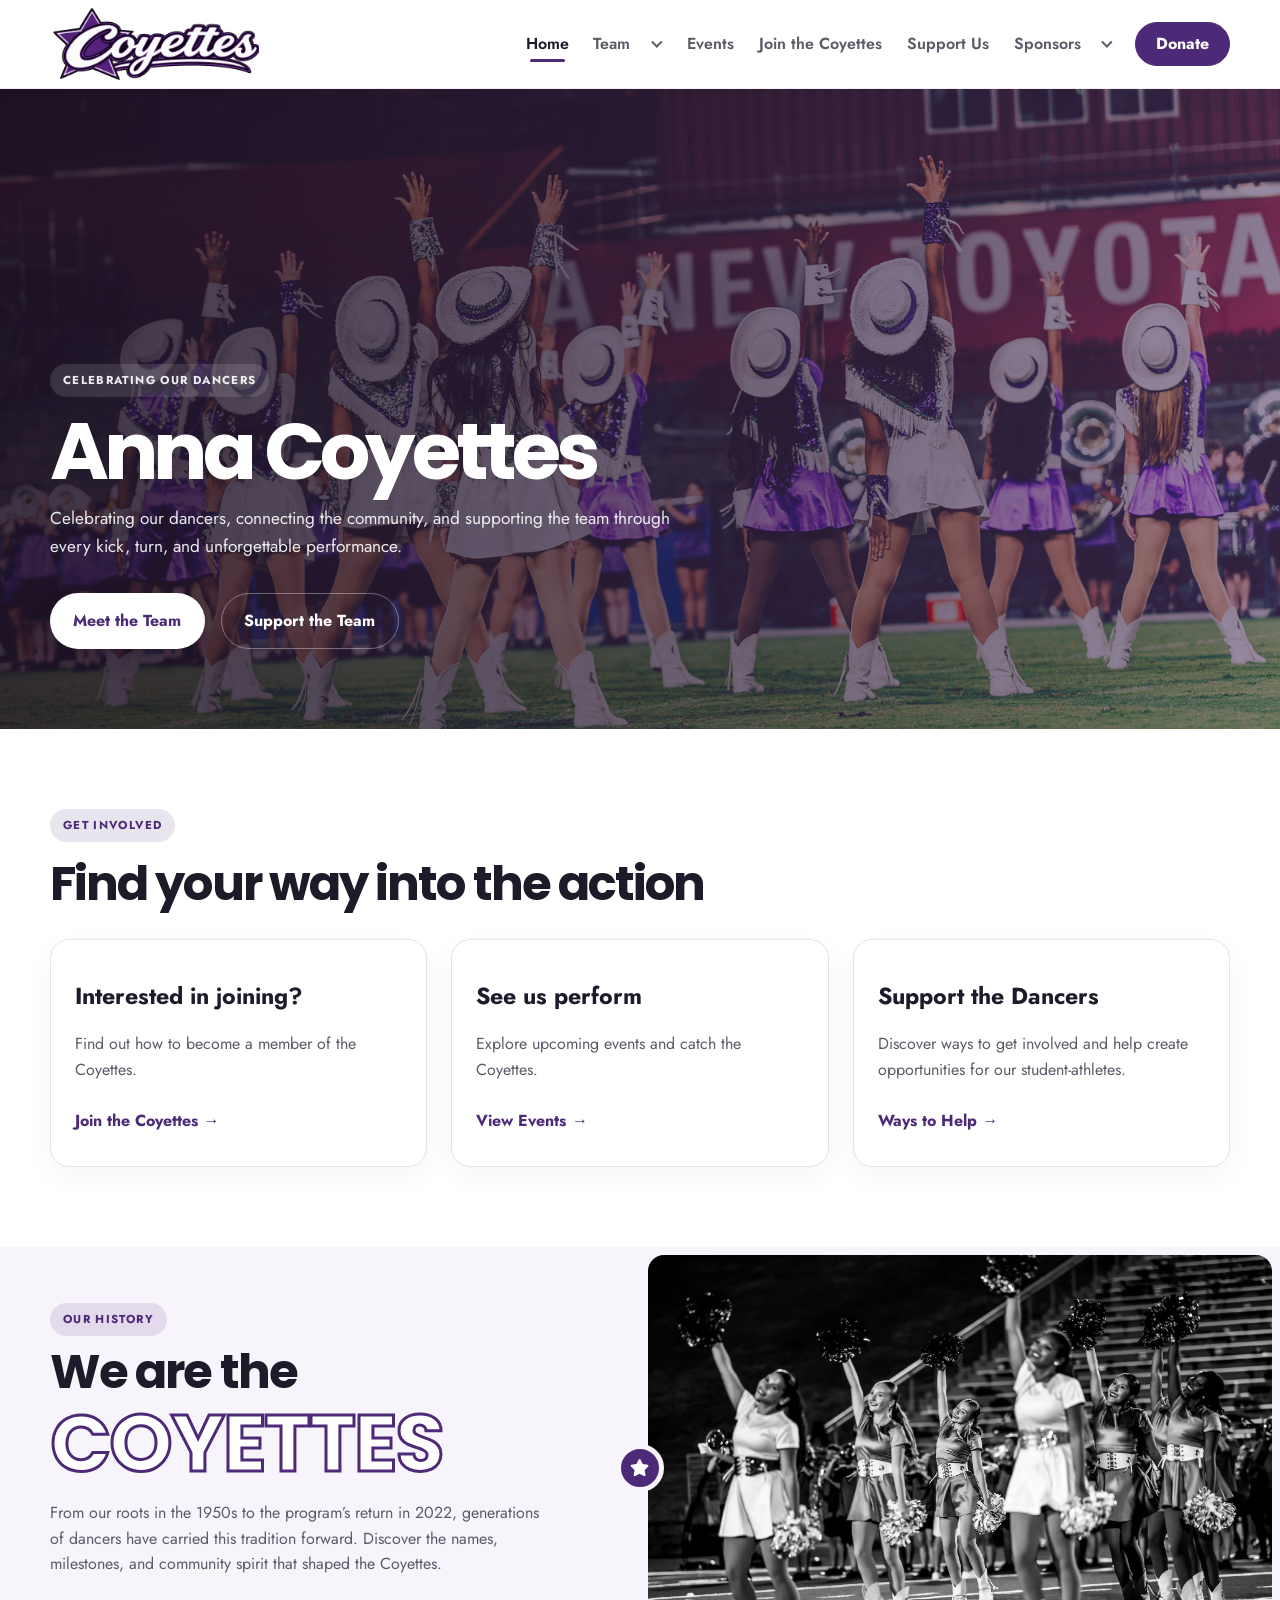
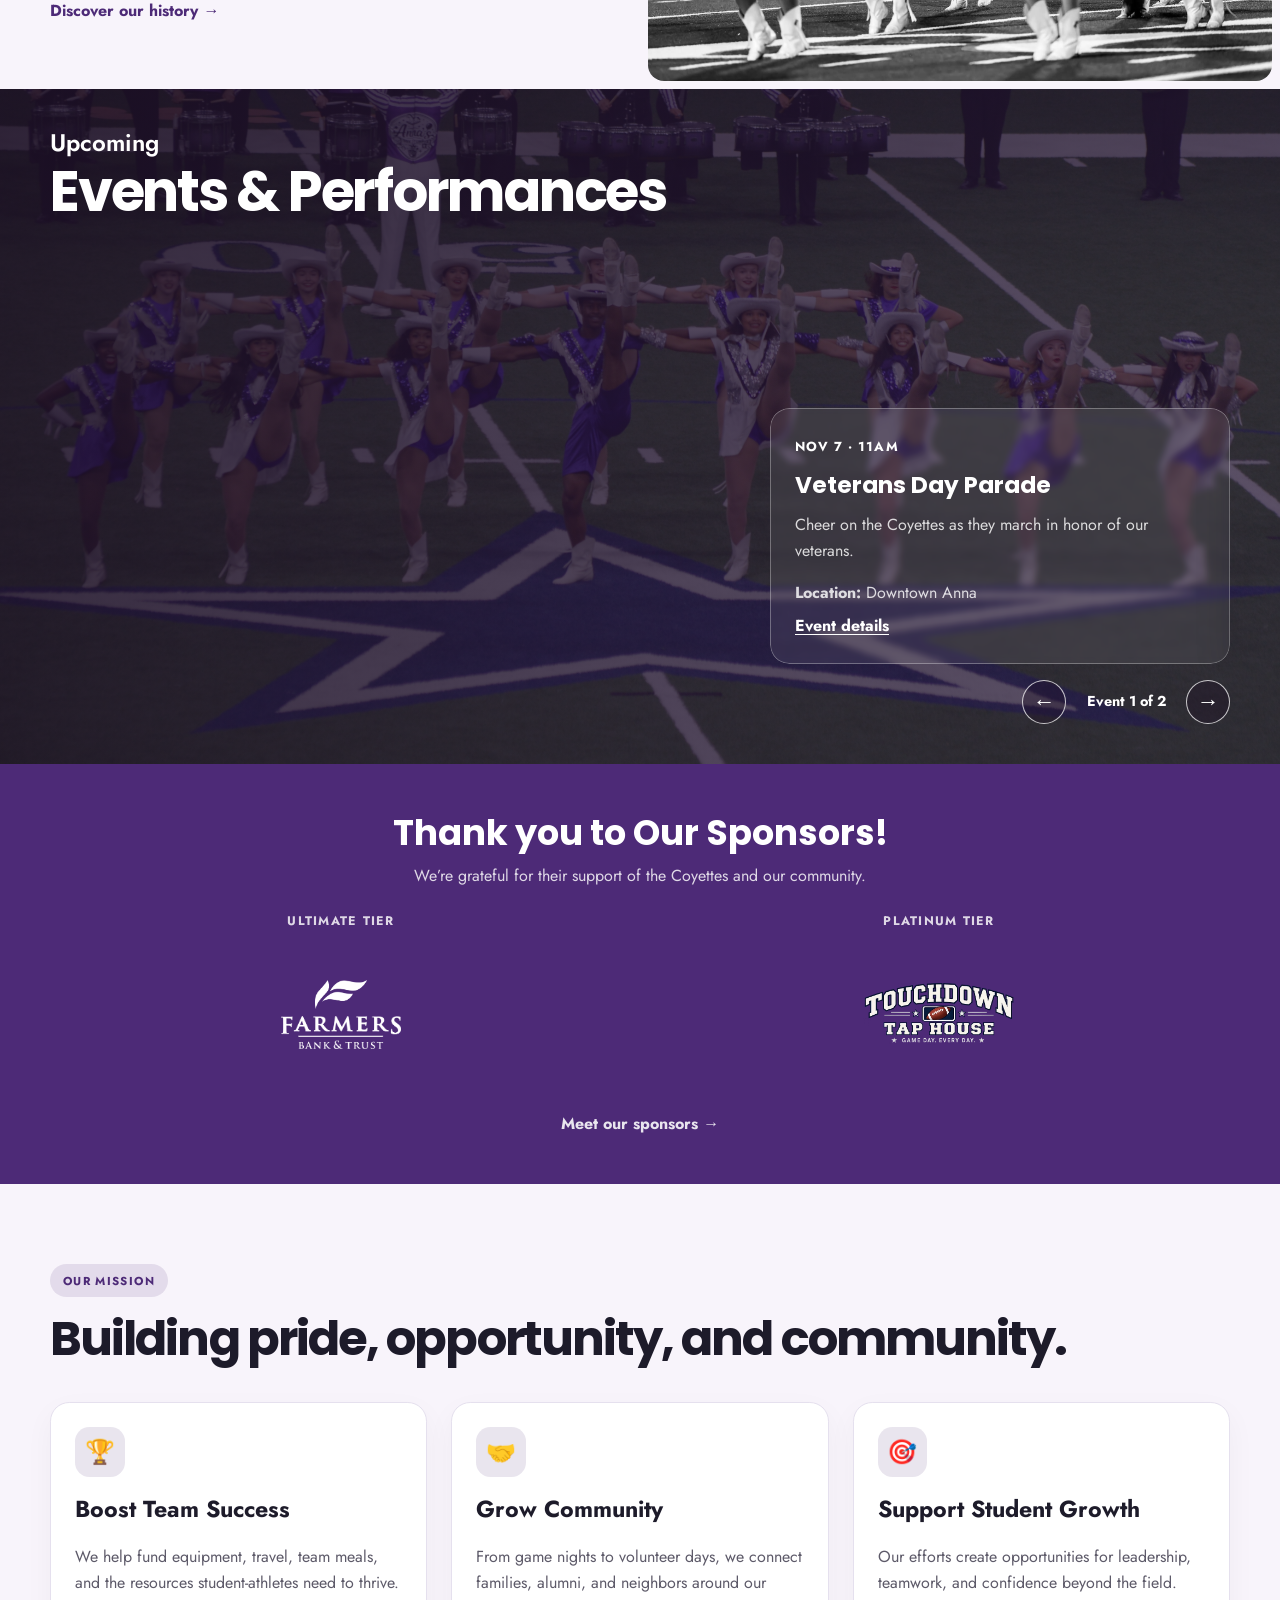
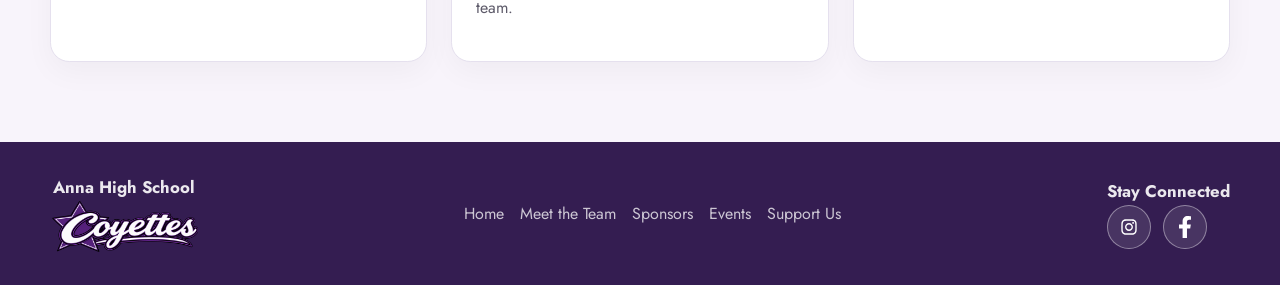
<file: index.html>
<!DOCTYPE html>
<html lang="en">
  <head>
    <meta charset="UTF-8" />
    <meta name="viewport" content="width=device-width, initial-scale=1.0" />
    <title>Anna Coyettes Booster Club</title>
    <meta
      name="description"
      content="Local school booster club website for the Anna Coyettes. Support our team, our families, and our community."
    />
    <link rel="preconnect" href="https://fonts.googleapis.com" />
    <link rel="preconnect" href="https://fonts.gstatic.com" crossorigin />
    <link
      href="https://fonts.googleapis.com/css2?family=Jost:wght@400;500;600;700;800&family=Parisienne&family=Playball&family=Poppins:wght@400;500;600;700;800&family=Tangerine:wght@400;700&display=swap"
      rel="stylesheet"
    />
    <link rel="icon" href="assets/logos/favicon.ico" sizes="any" />
    <link rel="stylesheet" href="assets/css/styles.css" />
  </head>
  <body class="page-home" data-page="home" data-section="home">
    <header class="site-header">
      <div class="container nav-shell">
        <a class="brand" href="./" aria-label="Anna Coyettes Booster Club home page">
          <span class="brand-logo">
            <img class="brand-logo-full" src="assets/logos/CoyettesFull-v4.png" alt="" />
            <img class="brand-logo-mini" src="assets/logos/CoyettesMini-v3.png" alt="" />
          </span>
        </a>

        <button class="nav-toggle" type="button" aria-expanded="false" aria-controls="site-nav" aria-label="Toggle menu">
          <span></span>
          <span></span>
          <span></span>
        </button>

        <nav class="site-nav" id="site-nav" aria-label="Main navigation">
          <ul class="site-nav-list">
            <li class="nav-item"><a class="nav-link" data-page="home" data-section="home" href="./">Home</a></li>
            <!-- <li class="nav-item"><a class="nav-link" data-page="about" data-section="about" href="about/">About</a></li> -->
            <li class="nav-item has-submenu">
              <div class="nav-item-main">
                <a class="nav-link" data-page="team" data-section="team" href="team/">Team</a>
                <button class="submenu-toggle" type="button" aria-expanded="false" aria-controls="team-submenu" aria-label="Show Team pages"><span class="chevron"></span></button>
              </div>
              <ul class="submenu" id="team-submenu">
                <li><a class="submenu-link" data-page="team" href="team/">Meet the Team</a></li>
                <li><a class="submenu-link" data-page="team-history" href="team/history/">Team History</a></li>
              </ul>
            </li>
            <li class="nav-item"><a class="nav-link" data-page="events" data-section="events" href="events/">Events</a></li>
            <li class="nav-item"><a class="nav-link" data-page="join" data-section="join" href="join/">Join the Coyettes</a></li>
            <li class="nav-item"><a class="nav-link" data-page="support" data-section="support" href="support/">Support Us</a></li>
            <li class="nav-item has-submenu">
              <div class="nav-item-main">
                <a class="nav-link" data-page="sponsors" data-section="sponsors" href="sponsors/">Sponsors</a>
                <button class="submenu-toggle" type="button" aria-expanded="false" aria-controls="sponsors-submenu" aria-label="Show Sponsors pages"><span class="chevron"></span></button>
              </div>
              <ul class="submenu" id="sponsors-submenu">
                <li><a class="submenu-link" data-page="sponsors" href="sponsors/">Our Sponsors</a></li>
                <li><a class="submenu-link" data-page="become-a-sponsor" href="sponsors/become-a-sponsor/">Become a Sponsor</a></li>
              </ul>
            </li>
          </ul>
          <a class="nav-donate" href="https://www.paypal.com/ncp/payment/EPW2SGVR2GU36" target="_blank" rel="noopener noreferrer">Donate</a>
        </nav>
      </div>
    </header>

    <div class="mobile-menu-overlay" aria-hidden="true"></div>

    <main>
      <section class="site-hero">
        <div class="site-hero-overlay"></div>
        <div class="container site-hero-inner">
          <div class="site-hero-copy">
            <span class="eyebrow">Celebrating Our Dancers</span>
            <h1>Anna Coyettes</h1>
            <p>
              Celebrating our dancers, connecting the community, and supporting the team through every kick,
              turn, and unforgettable performance.
            </p>
            <div class="hero-actions">
              <a class="btn btn-primary" href="team/">Meet the Team</a>
              <a class="btn btn-secondary" href="support/">Support the Team</a>
            </div>
          </div>
        </div>
      </section>

      <!-- <section class="pathways-section section-light" aria-label="Get involved with the Coyettes">
        <div class="container">
          <div class="section-heading compact">
            <span class="eyebrow eyebrow-purple">Get Involved</span>
            <h2>Find your way into the action.</h2>
          </div>
        </div>
        <div class="container pathways-grid">
          <article class="pathway">
            <h2>Interested in joining?</h2>
            <p>Learn about joining the Coyettes.</p>
            <a class="pathway-link" href="join/">Join the Coyettes <span aria-hidden="true">&rarr;</span></a>
          </article>
          <article class="pathway">
            <h2>See us perform</h2>
            <p>Explore upcoming events and catch the Coyettes.</p>
            <a class="pathway-link" href="events/">View Events <span aria-hidden="true">&rarr;</span></a>
          </article>
          <article class="pathway">
            <h2>Support the team</h2>
            <p>Find ways to give, sponsor, and get involved.</p>
            <a class="pathway-link" href="support/">Ways to Help <span aria-hidden="true">&rarr;</span></a>
          </article>
        </div>
      </section> -->

      <section class="section">
        <div class="container">
          <div class="section-heading compact">
            <span class="eyebrow eyebrow-purple">Get Involved</span>
            <h2>Find your way into the action</h2>
          </div>

          <div class="event-grid">
            <article class="event-card">
              <h3>Interested in joining?</h3>
              <p>Find out how to become a member of the Coyettes.</p>
              <!-- <a href="events/">Explore Events</a> -->
              <a class="pathway-link" href="join/">Join the Coyettes <span aria-hidden="true">&rarr;</span></a>
            </article>
            <article class="event-card">
              <h3>See us perform</h3>
              <p>Explore upcoming events and catch the Coyettes.</p>
              <!-- <a href="team/">Meet the Coyettes</a> -->
              <a class="pathway-link" href="events/">View Events <span aria-hidden="true">&rarr;</span></a>
            </article>
            <article class="event-card">
              <h3>Support the Dancers</h3>
              <p>Discover ways to get involved and help create opportunities for our student-athletes.</p>
              <!-- <a href="support/">Support Us</a> -->
              <a class="pathway-link" href="support/">Ways to Help <span aria-hidden="true">&rarr;</span></a>
            </article>
          </div>
        </div>
      </section>


      <section class="history-feature" aria-labelledby="history-feature-title">
        <div class="history-feature-copy">
          <span class="eyebrow eyebrow-purple">Our History</span>
          <h2 id="history-feature-title">We are the <span class="history-emphasis">COYETTES</span></h2>
          <p>
            From our roots in the 1950s to the program’s return in 2022, generations of dancers have carried this
            tradition forward. Discover the names, milestones, and community spirit that shaped the Coyettes.
          </p>
          <a class="pathway-link" href="team/history/">Discover our history <span aria-hidden="true">&rarr;</span></a>
        </div>
        <figure class="history-feature-image">
          <img src="assets/images/IMG_5331.JPEG" alt="Coyettes dancers performing together at a football game." loading="lazy" />
        </figure>
        <span class="history-feature-medallion" aria-hidden="true">
          <svg viewBox="0 0 576 512" focusable="false">
            <path d="M259.3 17.8 194 150.2 47.9 171.5c-26.2 3.8-36.7 36-17.7 54.9l105.7 103-25 145.3c-4.5 26.1 22.9 46 46.4 33.7L288 439.6l130.7 68.7c23.5 12.3 50.9-7.6 46.4-33.7l-25-145.3 105.7-103c19-18.9 8.5-51.1-17.7-54.9l-145.1-21.3-65.3-132.4c-11.7-23.6-45.4-23.9-58.1 0z" />
          </svg>
        </span>
      </section>

      <!-- <section class="section">
        <div class="container">
          <div class="event-grid">
            <article class="event-card">
              <h3>See What’s Happening</h3>
              <p>Find out how to get the latest information about performances and community events.</p>
              <a href="events/">Explore Events</a>
            </article>
            <article class="event-card">
              <h3>Meet the Team</h3>
              <p>Get to know the dancers and learn about the Coyettes’ history and traditions.</p>
              <a href="team/">Meet the Coyettes</a>
            </article>
            <article class="event-card">
              <h3>Support the Dancers</h3>
              <p>Discover ways to get involved and help create opportunities for student-athletes.</p>
              <a href="support/">Support Us</a>
            </article>
          </div>
        </div>
      </section> -->

      <!-- <section class="hero">
        <div class="container hero-layout">
          <div class="hero-copy">
            <span class="eyebrow">Supporting Student-Athletes</span>
            <h1>Fueling the next big win for our local team.</h1>
            <p>
              We bring families, fans, and local businesses together to cheer on the Anna Coyettes with
              pride, purpose, and community support.
            </p>
            <div class="hero-actions">
              <a class="btn btn-primary" href="sponsors/become-a-sponsor/">Become a Sponsor</a>
              <a class="btn btn-secondary" href="about/">Learn More</a>
            </div>
          </div>

          <div class="hero-card">
            <div class="hero-badge">2026 Season</div>
            <div class="stat-block">
              <strong>450+</strong>
              <span>Community Members</span>
            </div>
            <div class="stat-block">
              <strong>12</strong>
              <span>Fundraising Events</span>
            </div>
            <div class="stat-block">
              <strong>$28k</strong>
              <span>Raised This Year</span>
            </div>
          </div>
        </div>
      </section> -->

      <section class="upcoming-section">
        <video class="upcoming-background-video" autoplay muted loop playsinline aria-hidden="true" tabindex="-1" poster="assets/images/DSC_0195.jpg">
          <source src="assets/videos/backgroundloop.mp4" type="video/mp4" />
        </video>
        <div class="container">
          <div class="upcoming-layout">
            <div class="upcoming-heading">
              <span class="upcoming-kicker">Upcoming</span>
              <h2>Events &amp; Performances</h2>
            </div>
            <div class="upcoming-carousel" data-event-carousel role="region" aria-roledescription="carousel" aria-label="Upcoming events">
              <div class="upcoming-carousel-viewport" tabindex="0" aria-label="Event details. Use the left and right arrow keys to browse.">
                <div class="upcoming-carousel-track">
                  <article class="upcoming-event-card" role="group" aria-roledescription="slide">
                    <span class="event-date">Nov 7 · 11am</span>
                    <h3>Veterans Day Parade</h3>
                    <p>Cheer on the Coyettes as they march in honor of our veterans.</p>
                    <p class="event-location"><strong>Location:</strong> Downtown Anna</p>
                    <a class="event-link" href="events/#veterans-day-parade">Event details</a>
                  </article>
                  <article class="upcoming-event-card" role="group" aria-roledescription="slide">
                    <span class="event-date">Nov 28 · 10am–1:30pm</span>
                    <h3>Fall Dance Party</h3>
                    <p>A fun dance-party fundraiser for kids in grades K–6, with pizza, games, and dancing.</p>
                    <p class="event-location"><strong>Location:</strong> Anna High School (AHS)</p>
                    <a class="event-link" href="events/#fall-dance-party">Details &amp; flyer</a>
                  </article>
                </div>
              </div>
              <div class="upcoming-carousel-controls">
                <button class="carousel-arrow" type="button" data-event-previous aria-label="Show previous event">
                  <span aria-hidden="true">&larr;</span>
                </button>
                <span class="carousel-status" data-event-status aria-live="polite">Event 1 of 2</span>
                <button class="carousel-arrow" type="button" data-event-next aria-label="Show next event">
                  <span aria-hidden="true">&rarr;</span>
                </button>
              </div>
              <!-- <div class="upcoming-events-action">
                <a class="btn btn-secondary" href="events/">View all event details</a>
              </div> -->
            </div>
          </div>
        </div>
      </section>

      <section class="sponsor-spotlight" aria-labelledby="sponsor-spotlight-title">
        <div class="container sponsor-spotlight-content">
          <!-- <span class="eyebrow eyebrow-purple">With gratitude</span> -->
          <h2 id="sponsor-spotlight-title">Thank you to Our Sponsors!</h2>
          <p>We’re grateful for their support of the Coyettes and our community.</p>
          <div class="sponsor-spotlight-sponsors">
            <div class="sponsor-spotlight-item">
              <span class="sponsor-tier-label">Ultimate Tier</span>
              <div class="sponsor-spotlight-logo">
                <a class="sponsor-logo-link" href="https://www.myfarmers.bank/" target="_blank" rel="noopener noreferrer" aria-label="Visit Farmers Bank &amp; Trust website (opens in a new tab)">
                  <span class="farmers-logo-lockup" aria-hidden="true">
                    <img src="assets/logos/farmers-logo-emblem-trans.png" alt="" loading="lazy" />
                    <img src="assets/logos/farmers-logo-text-trans.png" alt="" loading="lazy" />
                  </span>
                </a>
              </div>
            </div>
            <div class="sponsor-spotlight-item">
              <span class="sponsor-tier-label">Platinum Tier</span>
              <div class="sponsor-spotlight-logo">
                <a class="sponsor-logo-link" href="https://www.touchdowntaphouse.com/" target="_blank" rel="noopener noreferrer" aria-label="Visit Touchdown Taphouse website (opens in a new tab)">
                  <img src="assets/logos/TDTaphouse_logo.avif" alt="" loading="lazy" />
                </a>
              </div>
            </div>
          </div>
          <a class="sponsor-spotlight-link" href="sponsors/">Meet our sponsors <span aria-hidden="true">&rarr;</span></a>
        </div>
      </section>

      <section class="section section-light">
        <div class="container">
          <div class="section-heading">
            <span class="eyebrow eyebrow-purple">Our Mission</span>
            <h2>Building pride, opportunity, and community.</h2>
          </div>

          <div class="feature-grid">
            <article class="feature-card">
              <div class="feature-icon">🏆</div>
              <h3>Boost Team Success</h3>
              <p>We help fund equipment, travel, team meals, and the resources student-athletes need to thrive.</p>
            </article>
            <article class="feature-card">
              <div class="feature-icon">🤝</div>
              <h3>Grow Community</h3>
              <p>From game nights to volunteer days, we connect families, alumni, and neighbors around our team.</p>
            </article>
            <article class="feature-card">
              <div class="feature-icon">🎯</div>
              <h3>Support Student Growth</h3>
              <p>Our efforts create opportunities for leadership, teamwork, and confidence beyond the field.</p>
            </article>
          </div>
        </div>
      </section>
    </main>

    <!-- FOOTER SECTION FOR EVERY PAGE -->
    <footer class="site-footer">
      <div class="container footer-shell">
        <div class="footer-brand">
          <div>
            <strong>Anna High School</strong>
            <!-- <p>Supporting our athletes and our community.</p> -->
          </div>
          <a class="footer-logo" href="./" aria-label="Anna Coyettes Booster Club home page">
            <img src="assets/logos/CoyettesFull-v4.png" alt="" />
          </a>
          
        </div>
        <div class="footer-links">
          <a href="./">Home</a>
          <a href="team/">Meet the Team</a>
          <a href="sponsors/">Sponsors</a>
          <!-- <a href="join/">Join the Coyettes</a> -->
          <a href="events/">Events</a>
          <a href="support/">Support Us</a>
        </div>
        <div class="footer-social-group">
          <strong>Stay Connected</strong>
          <div class="footer-social-links">
          <a class="footer-social-link" href="https://www.instagram.com/annacoyettesdrillteam/" target="_blank" rel="noopener noreferrer" aria-label="Follow Anna Coyettes on Instagram (opens in a new tab)">
          <img src="assets/logos/instagram-brands-solid-full.svg" alt="" />
        </a>
          <a class="footer-social-link" href="https://www.facebook.com/p/Anna-High-School-Drill-Team-100079065348695/" target="_blank" rel="noopener noreferrer" aria-label="Follow Anna High School Drill Team on Facebook (opens in a new tab)">
            <img src="assets/logos/facebook-f-brands.svg" alt="" />
          </a>
          </div>
        </div>
      </div>
    </footer>

    <script src="assets/js/script.js"></script>
  </body>
</html>
</file>
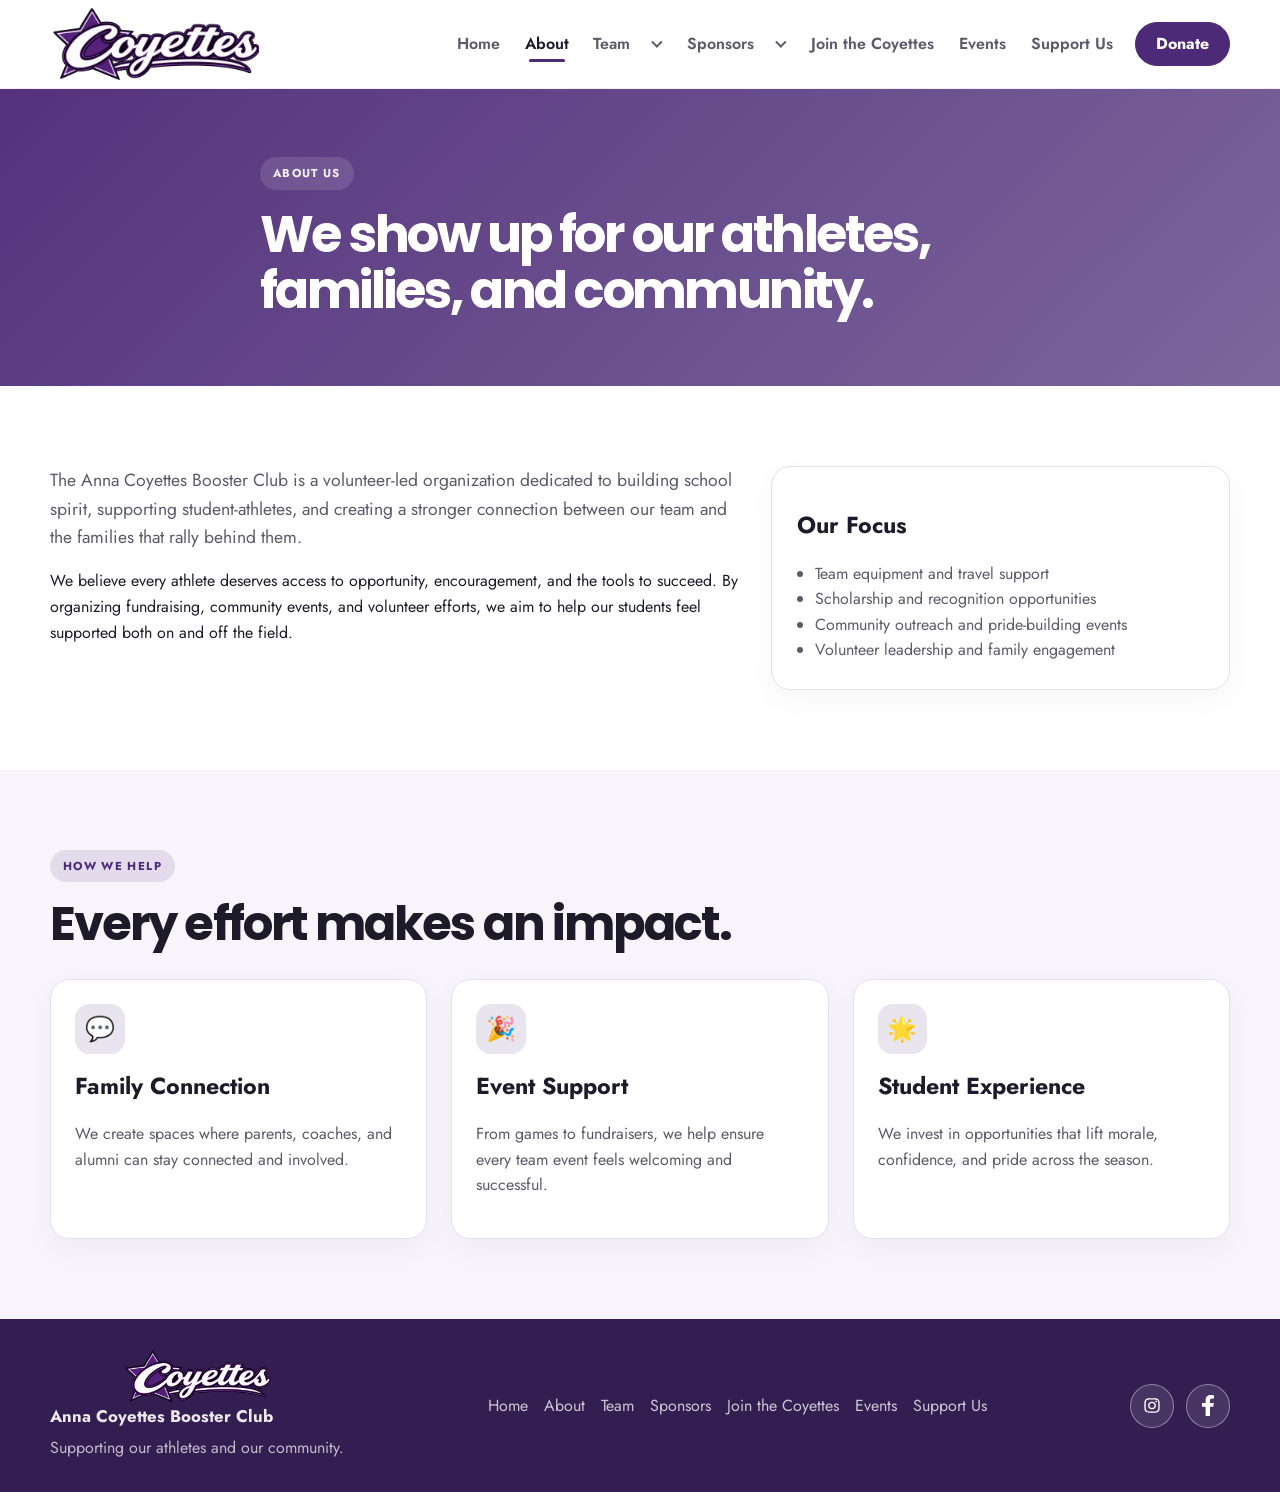
<file: about/index.html>
<!DOCTYPE html>
<html lang="en">
  <head>
    <meta charset="UTF-8" />
    <meta name="viewport" content="width=device-width, initial-scale=1.0" />
    <title>About | Anna Coyettes Booster Club</title>
    <meta
      name="description"
      content="Learn about the Anna Coyettes Booster Club, our goals, and how our community supports local student-athletes."
    />
    <link rel="preconnect" href="https://fonts.googleapis.com" />
    <link rel="preconnect" href="https://fonts.gstatic.com" crossorigin />
    <link
      href="https://fonts.googleapis.com/css2?family=Jost:wght@400;500;600;700;800&family=Parisienne&family=Playball&family=Poppins:wght@400;500;600;700;800&family=Tangerine:wght@400;700&display=swap"
      rel="stylesheet"
    />
    <link rel="icon" href="../assets/logos/favicon.ico" sizes="any" />
    <link rel="stylesheet" href="../assets/css/styles.css" />
  </head>
  <body class="page-about" data-page="about" data-section="about">
    <header class="site-header">
      <div class="container nav-shell">
        <a class="brand" href="../" aria-label="Anna Coyettes Booster Club home page">
          <span class="brand-logo">
            <img class="brand-logo-full" src="../assets/logos/CoyettesFull-v4.png" alt="" />
            <img class="brand-logo-mini" src="../assets/logos/CoyettesMini-v3.png" alt="" />
          </span>
        </a>

        <button class="nav-toggle" type="button" aria-expanded="false" aria-controls="site-nav" aria-label="Toggle menu">
          <span></span>
          <span></span>
          <span></span>
        </button>

        <nav class="site-nav" id="site-nav" aria-label="Main navigation">
          <ul class="site-nav-list">
            <li class="nav-item"><a class="nav-link" data-page="home" data-section="home" href="../">Home</a></li>
            <li class="nav-item"><a class="nav-link" data-page="about" data-section="about" href="../about/">About</a></li>
            <li class="nav-item has-submenu">
              <div class="nav-item-main">
                <a class="nav-link" data-page="team" data-section="team" href="../team/">Team</a>
                <button class="submenu-toggle" type="button" aria-expanded="false" aria-controls="team-submenu" aria-label="Show Team pages"><span class="chevron"></span></button>
              </div>
              <ul class="submenu" id="team-submenu">
                <li><a class="submenu-link" data-page="team" href="../team/">Meet the Team</a></li>
                <li><a class="submenu-link" data-page="team-history" href="../team/history/">Team History</a></li>
              </ul>
            </li>
            <li class="nav-item has-submenu">
              <div class="nav-item-main">
                <a class="nav-link" data-page="sponsors" data-section="sponsors" href="../sponsors/">Sponsors</a>
                <button class="submenu-toggle" type="button" aria-expanded="false" aria-controls="sponsors-submenu" aria-label="Show Sponsors pages"><span class="chevron"></span></button>
              </div>
              <ul class="submenu" id="sponsors-submenu">
                <li><a class="submenu-link" data-page="sponsors" href="../sponsors/">Our Sponsors</a></li>
                <li><a class="submenu-link" data-page="become-a-sponsor" href="../sponsors/become-a-sponsor/">Become a Sponsor</a></li>
              </ul>
            </li>
            <li class="nav-item"><a class="nav-link" data-page="join" data-section="join" href="../join/">Join the Coyettes</a></li>
            <li class="nav-item"><a class="nav-link" data-page="events" data-section="events" href="../events/">Events</a></li>
            <li class="nav-item"><a class="nav-link" data-page="support" data-section="support" href="../support/">Support Us</a></li>
          </ul>
          <a class="nav-donate" href="https://www.paypal.com/ncp/payment/EPW2SGVR2GU36" target="_blank" rel="noopener noreferrer">Donate</a>
        </nav>
      </div>
    </header>

    <div class="mobile-menu-overlay" aria-hidden="true"></div>

    <main>
      <section class="page-hero subtle-hero">
        <div class="container narrow-copy">
          <span class="eyebrow">About Us</span>
          <h1>We show up for our athletes, families, and community.</h1>
        </div>
      </section>

      <section class="section">
        <div class="container split-layout">
          <div>
            <p class="lead">
              The Anna Coyettes Booster Club is a volunteer-led organization dedicated to building school spirit,
              supporting student-athletes, and creating a stronger connection between our team and the families that
              rally behind them.
            </p>
            <p>
              We believe every athlete deserves access to opportunity, encouragement, and the tools to succeed.
              By organizing fundraising, community events, and volunteer efforts, we aim to help our students feel
              supported both on and off the field.
            </p>
          </div>

          <div class="info-panel">
            <h3>Our Focus</h3>
            <ul>
              <li>Team equipment and travel support</li>
              <li>Scholarship and recognition opportunities</li>
              <li>Community outreach and pride-building events</li>
              <li>Volunteer leadership and family engagement</li>
            </ul>
          </div>
        </div>
      </section>

      <section class="section section-light">
        <div class="container">
          <div class="section-heading compact">
            <span class="eyebrow eyebrow-purple">How We Help</span>
            <h2>Every effort makes an impact.</h2>
          </div>

          <div class="feature-grid three-up">
            <article class="feature-card">
              <div class="feature-icon">💬</div>
              <h3>Family Connection</h3>
              <p>We create spaces where parents, coaches, and alumni can stay connected and involved.</p>
            </article>
            <article class="feature-card">
              <div class="feature-icon">🎉</div>
              <h3>Event Support</h3>
              <p>From games to fundraisers, we help ensure every team event feels welcoming and successful.</p>
            </article>
            <article class="feature-card">
              <div class="feature-icon">🌟</div>
              <h3>Student Experience</h3>
              <p>We invest in opportunities that lift morale, confidence, and pride across the season.</p>
            </article>
          </div>
        </div>
      </section>
    </main>

    <footer class="site-footer">
      <div class="container footer-shell">
        <div class="footer-brand">
          <a class="footer-logo" href="../" aria-label="Anna Coyettes Booster Club home page">
            <img src="../assets/logos/CoyettesFull-v4.png" alt="" />
          </a>
          <div>
            <strong>Anna Coyettes Booster Club</strong>
            <p>Supporting our athletes and our community.</p>
          </div>
        </div>
        <div class="footer-links">
          <a href="../">Home</a>
          <a href="../about/">About</a>
          <a href="../team/">Team</a>
          <a href="../sponsors/">Sponsors</a>
          <a href="../join/">Join the Coyettes</a>
          <a href="../events/">Events</a>
          <a href="../support/">Support Us</a>
        </div>
        <div class="footer-social-links">
        <a class="footer-social-link" href="https://www.instagram.com/anna_coyettes/" target="_blank" rel="noopener noreferrer" aria-label="Follow Anna Coyettes on Instagram (opens in a new tab)">
          <img src="../assets/logos/instagram-brands-solid-full.svg" alt="" />
        </a>
        <a class="footer-social-link" href="https://www.facebook.com/p/Anna-High-School-Drill-Team-100079065348695/" target="_blank" rel="noopener noreferrer" aria-label="Follow Anna High School Drill Team on Facebook (opens in a new tab)">
          <img src="../assets/logos/facebook-f-brands.svg" alt="" />
        </a>
        </div>
      </div>
    </footer>

    <script src="../assets/js/script.js"></script>
  </body>
</html>
</file>
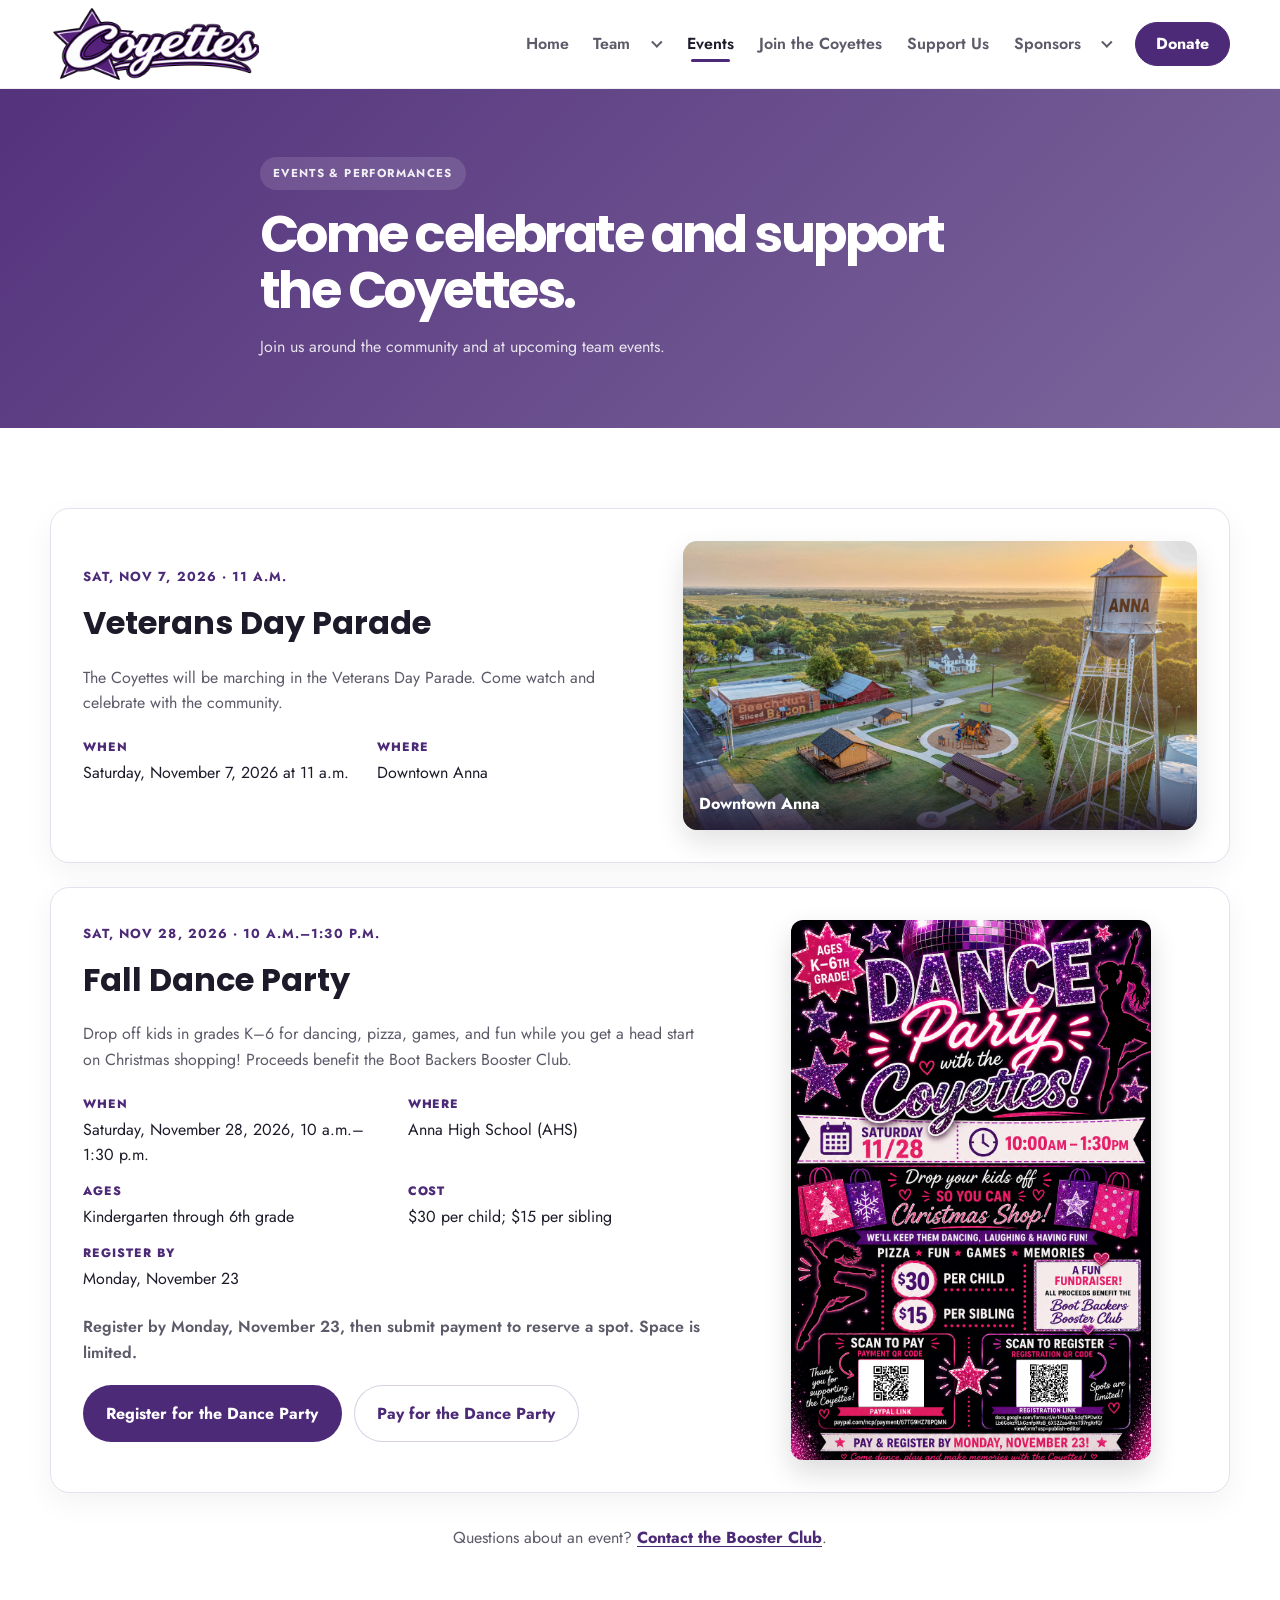
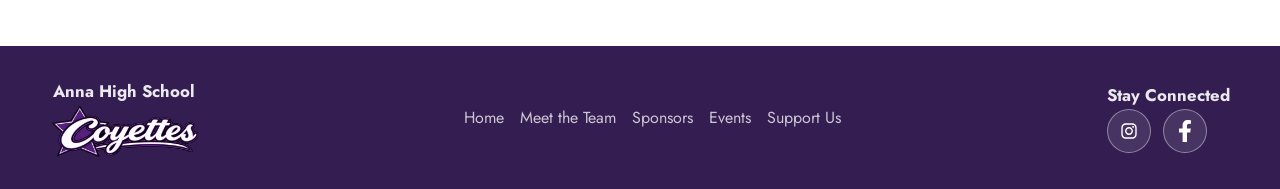
<file: events/index.html>
<!DOCTYPE html>
<html lang="en">
  <head>
    <meta charset="UTF-8" />
    <meta name="viewport" content="width=device-width, initial-scale=1.0" />
    <title>Events &amp; Performances | Anna Coyettes</title>
    <meta name="description" content="See upcoming Anna Coyettes events, including the Veterans Day Parade and Fall Dance Party." />
    <link rel="preconnect" href="https://fonts.googleapis.com" />
    <link rel="preconnect" href="https://fonts.gstatic.com" crossorigin />
    <link href="https://fonts.googleapis.com/css2?family=Jost:wght@400;500;600;700;800&family=Parisienne&family=Playball&family=Poppins:wght@400;500;600;700;800&family=Tangerine:wght@400;700&display=swap" rel="stylesheet" />
    <link rel="icon" href="../assets/logos/favicon.ico" sizes="any" />
    <link rel="stylesheet" href="../assets/css/styles.css" />
  </head>
  <body class="page-events" data-page="events" data-section="events">
    <header class="site-header">
      <div class="container nav-shell">
        <a class="brand" href="../" aria-label="Anna Coyettes Booster Club home page"><span class="brand-logo"><img class="brand-logo-full" src="../assets/logos/CoyettesFull-v4.png" alt="" /><img class="brand-logo-mini" src="../assets/logos/CoyettesMini-v3.png" alt="" /></span></a>
        <button class="nav-toggle" type="button" aria-expanded="false" aria-controls="site-nav" aria-label="Toggle menu"><span></span><span></span><span></span></button>
        <nav class="site-nav" id="site-nav" aria-label="Main navigation">
          <ul class="site-nav-list">
            <li class="nav-item"><a class="nav-link" data-page="home" data-section="home" href="../">Home</a></li>
            <li class="nav-item has-submenu"><div class="nav-item-main"><a class="nav-link" data-page="team" data-section="team" href="../team/">Team</a><button class="submenu-toggle" type="button" aria-expanded="false" aria-controls="team-submenu" aria-label="Show Team pages"><span class="chevron"></span></button></div><ul class="submenu" id="team-submenu"><li><a class="submenu-link" data-page="team" href="../team/">Meet the Team</a></li><li><a class="submenu-link" data-page="team-history" href="../team/history/">Team History</a></li></ul></li>
            <li class="nav-item"><a class="nav-link" data-page="events" data-section="events" href="../events/">Events</a></li>
            <li class="nav-item"><a class="nav-link" data-page="join" data-section="join" href="../join/">Join the Coyettes</a></li>
            <li class="nav-item"><a class="nav-link" data-page="support" data-section="support" href="../support/">Support Us</a></li>
            <li class="nav-item has-submenu"><div class="nav-item-main"><a class="nav-link" data-page="sponsors" data-section="sponsors" href="../sponsors/">Sponsors</a><button class="submenu-toggle" type="button" aria-expanded="false" aria-controls="sponsors-submenu" aria-label="Show Sponsors pages"><span class="chevron"></span></button></div><ul class="submenu" id="sponsors-submenu"><li><a class="submenu-link" data-page="sponsors" href="../sponsors/">Our Sponsors</a></li><li><a class="submenu-link" data-page="become-a-sponsor" href="../sponsors/become-a-sponsor/">Become a Sponsor</a></li></ul></li>
          </ul>
          <a class="nav-donate" href="https://www.paypal.com/ncp/payment/EPW2SGVR2GU36" target="_blank" rel="noopener noreferrer">Donate</a>
        </nav>
      </div>
    </header>
    <div class="mobile-menu-overlay" aria-hidden="true"></div>
    <main>
      <section class="page-hero subtle-hero">
        <div class="container narrow-copy">
          <span class="eyebrow">Events &amp; Performances</span>
          <h1>Come celebrate and support the Coyettes.</h1>
          <p>Join us around the community and at upcoming team events.</p>
        </div>
      </section>
      <section class="section">
        <div class="container">
          <div class="events-list">
            <article class="event-detail-card" id="veterans-day-parade">
              <div class="event-detail-copy">
                <span class="event-date">Sat, Nov 7, 2026 · 11 a.m.</span>
                <h2>Veterans Day Parade</h2>
                <p>The Coyettes will be marching in the Veterans Day Parade. Come watch and celebrate with the community.</p>
                <dl class="event-facts">
                  <div><dt>When</dt><dd>Saturday, November 7, 2026 at 11 a.m.</dd></div>
                  <div><dt>Where</dt><dd>Downtown Anna</dd></div>
                </dl>
              </div>
              <figure class="event-photo">
                <img src="../assets/images/Anna_downtown.jpg" alt="Golden-hour view of downtown Anna and the town water tower." loading="lazy" />
                <figcaption>Downtown Anna</figcaption>
              </figure>
            </article>

            <article class="event-detail-card fall-party-card" id="fall-dance-party">
              <div class="event-detail-copy">
                <span class="event-date">Sat, Nov 28, 2026 · 10 a.m.–1:30 p.m.</span>
                <h2>Fall Dance Party</h2>
                <p>Drop off kids in grades K–6 for dancing, pizza, games, and fun while you get a head start on Christmas shopping! Proceeds benefit the Boot Backers Booster Club.</p>
                <dl class="event-facts">
                  <div><dt>When</dt><dd>Saturday, November 28, 2026, 10 a.m.–1:30 p.m.</dd></div>
                  <div><dt>Where</dt><dd>Anna High School (AHS)</dd></div>
                  <div><dt>Ages</dt><dd>Kindergarten through 6th grade</dd></div>
                  <div><dt>Cost</dt><dd>$30 per child; $15 per sibling</dd></div>
                  <div><dt>Register by</dt><dd>Monday, November 23</dd></div>
                </dl>
                <p class="event-registration-note">Register by Monday, November 23, then submit payment to reserve a spot. Space is limited.</p>
                <div class="fall-party-actions">
                  <a class="btn event-action-primary" href="https://docs.google.com/forms/d/e/1FAIpQLSdqf5PDwXzLb6GokzYLkGznfpWsB_6XS2Zaa4hvxT97rgXrfQ/viewform" target="_blank" rel="noopener noreferrer">Register for the Dance Party</a>
                  <a class="btn btn-secondary-ghost" href="https://www.paypal.com/ncp/payment/67TG9HZ78PQMN" target="_blank" rel="noopener noreferrer">Pay for the Dance Party</a>
                </div>
              </div>
              <a class="event-flyer" href="../assets/images/FallDanceParty.png" target="_blank" rel="noopener noreferrer" aria-label="Open the Fall Dance Party flyer full size">
                <img src="../assets/images/FallDanceParty.png" alt="Fall Dance Party flyer with event details, pricing, and registration and payment QR codes." />
              </a>
            </article>
          </div>
          <div class="events-contact">
            <p>Questions about an event? <a href="mailto:boosters@annacoyettes.org">Contact the Booster Club</a>.</p>
          </div>
        </div>
      </section>
    </main>
    <!-- FOOTER SECTION FOR EVERY PAGE -->
    <footer class="site-footer">
      <div class="container footer-shell">
        <div class="footer-brand">
          <div>
            <strong>Anna High School</strong>
            <!-- <p>Supporting our athletes and our community.</p> -->
          </div>
          <a class="footer-logo" href="../" aria-label="Anna Coyettes Booster Club home page">
            <img src="../assets/logos/CoyettesFull-v4.png" alt="" />
          </a>
          
        </div>
        <div class="footer-links">
          <a href="../">Home</a>
          <a href="../team/">Meet the Team</a>
          <a href="../sponsors/">Sponsors</a>
          <!-- <a href="join/">Join the Coyettes</a> -->
          <a href="../events/">Events</a>
          <a href="../support/">Support Us</a>
        </div>
        <div class="footer-social-group">
          <strong>Stay Connected</strong>
          <div class="footer-social-links">
          <a class="footer-social-link" href="https://www.instagram.com/annacoyettesdrillteam/" target="_blank" rel="noopener noreferrer" aria-label="Follow Anna Coyettes on Instagram (opens in a new tab)">
          <img src="../assets/logos/instagram-brands-solid-full.svg" alt="" />
        </a>
          <a class="footer-social-link" href="https://www.facebook.com/p/Anna-High-School-Drill-Team-100079065348695/" target="_blank" rel="noopener noreferrer" aria-label="Follow Anna High School Drill Team on Facebook (opens in a new tab)">
            <img src="../assets/logos/facebook-f-brands.svg" alt="" />
          </a>
          </div>
        </div>
      </div>
    </footer>
    <script src="../assets/js/script.js"></script>
  </body>
</html>
</file>
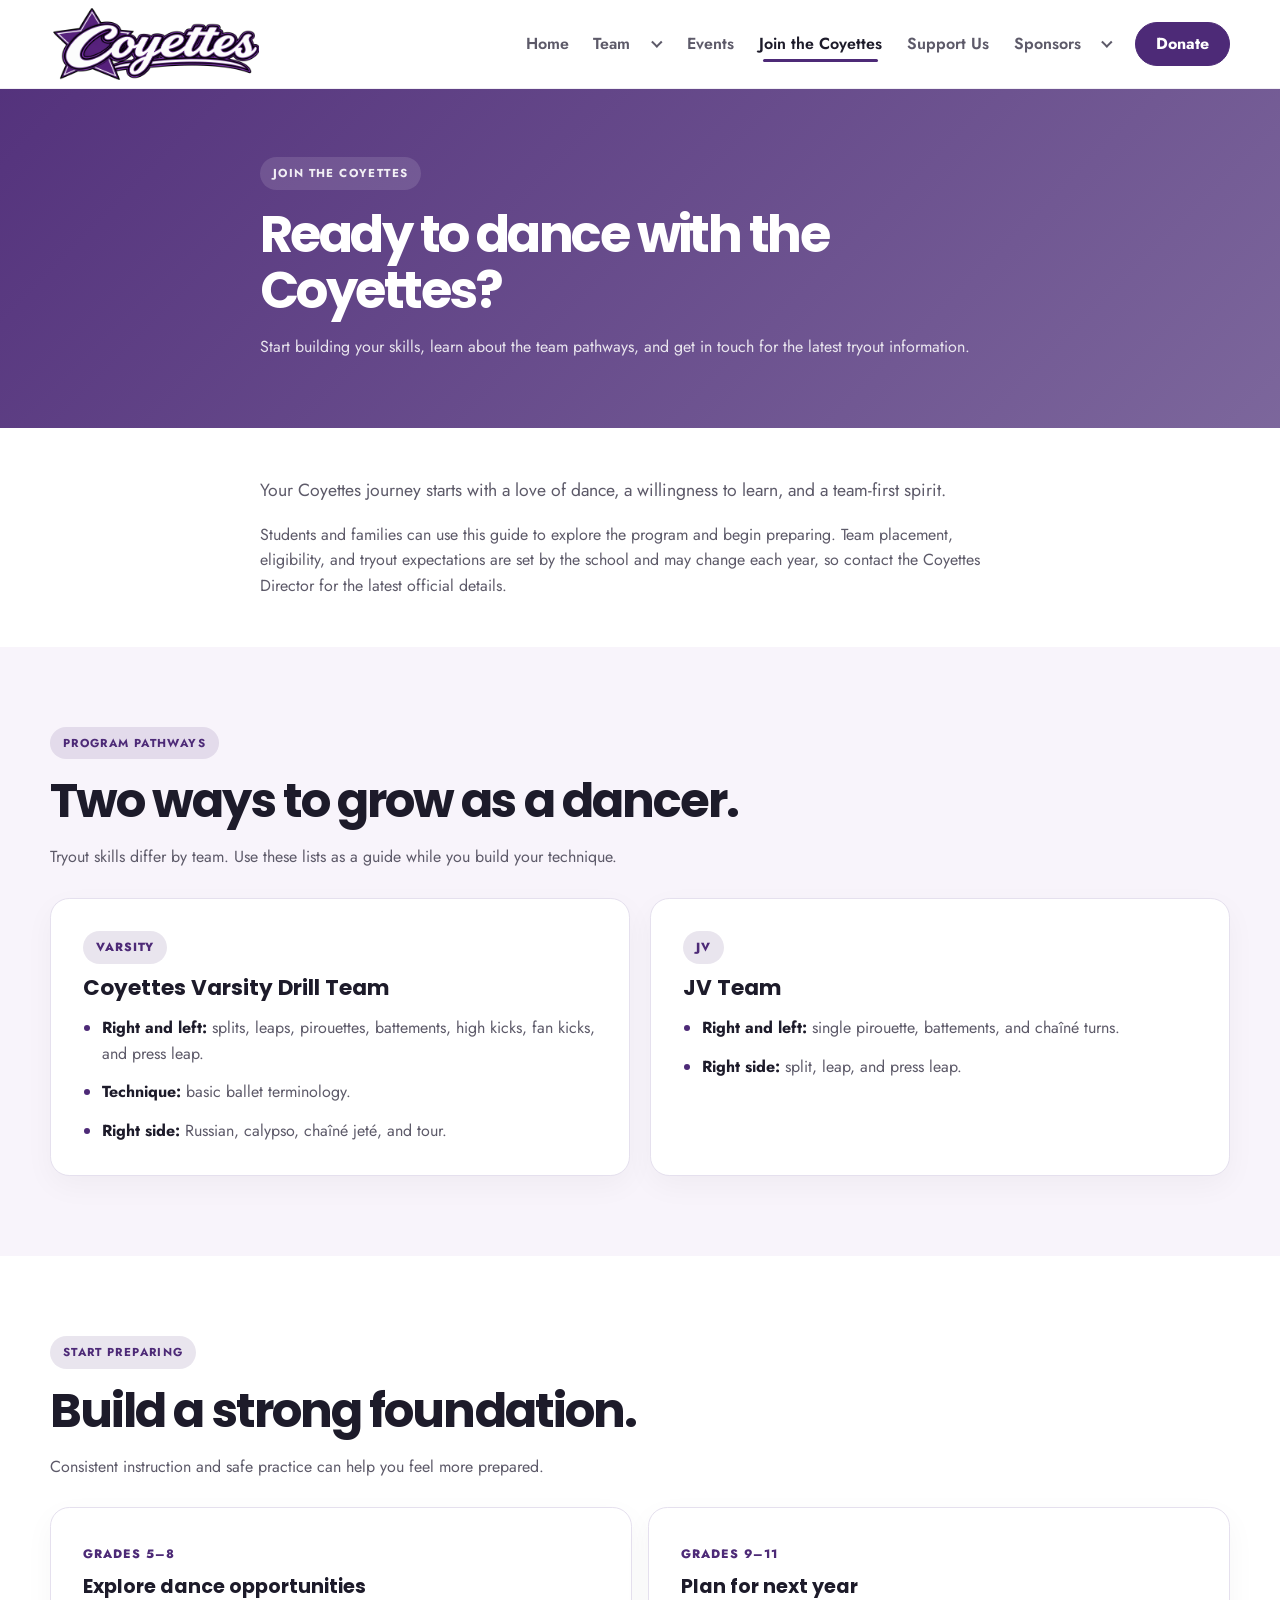
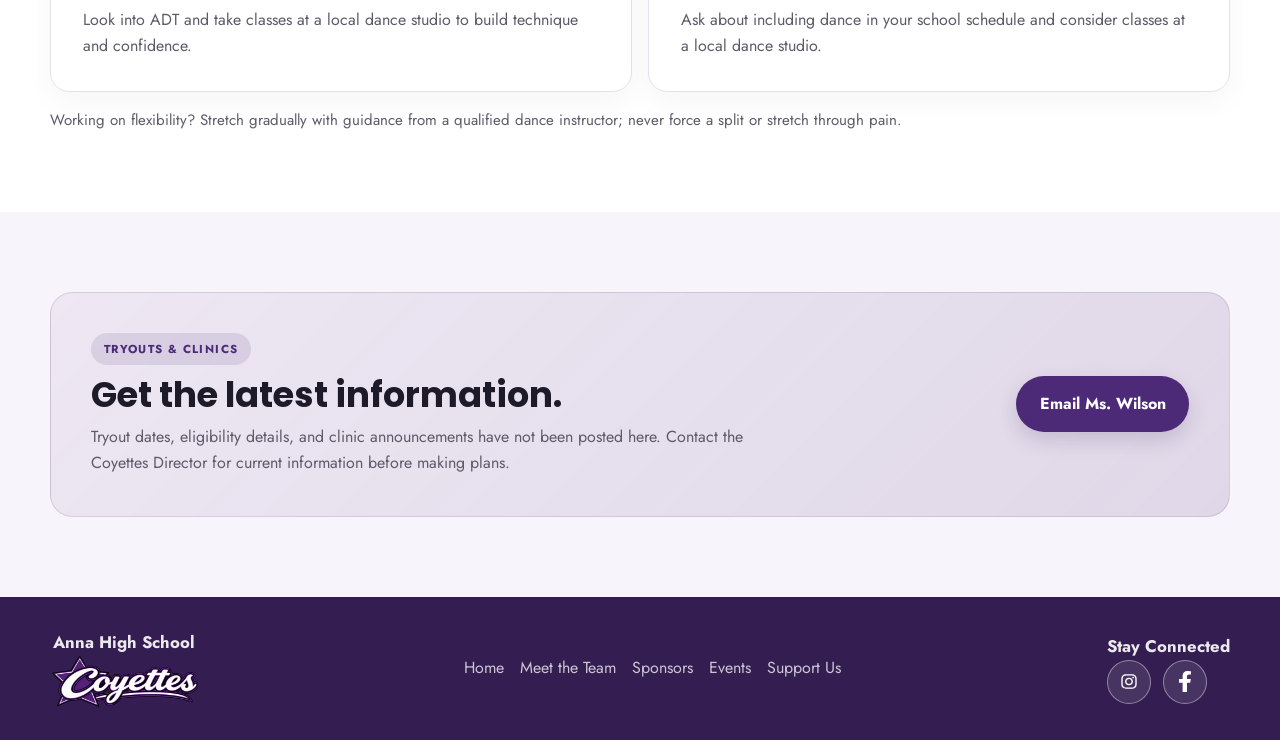
<file: join/index.html>
<!DOCTYPE html>
<html lang="en">
  <head>
    <meta charset="UTF-8" />
    <meta name="viewport" content="width=device-width, initial-scale=1.0" />
    <title>Join the Coyettes | Anna Coyettes</title>
    <meta name="description" content="Explore Coyettes team pathways, suggested dance preparation, and how to get current tryout information." />
    <link rel="preconnect" href="https://fonts.googleapis.com" />
    <link rel="preconnect" href="https://fonts.gstatic.com" crossorigin />
    <link href="https://fonts.googleapis.com/css2?family=Jost:wght@400;500;600;700;800&family=Parisienne&family=Playball&family=Poppins:wght@400;500;600;700;800&family=Tangerine:wght@400;700&display=swap" rel="stylesheet" />
    <link rel="icon" href="../assets/logos/favicon.ico" sizes="any" />
    <link rel="stylesheet" href="../assets/css/styles.css" />
  </head>
  <body class="page-join" data-page="join" data-section="join">
    <header class="site-header">
      <div class="container nav-shell">
        <a class="brand" href="../" aria-label="Anna Coyettes Booster Club home page"><span class="brand-logo"><img class="brand-logo-full" src="../assets/logos/CoyettesFull-v4.png" alt="" /><img class="brand-logo-mini" src="../assets/logos/CoyettesMini-v3.png" alt="" /></span></a>
        <button class="nav-toggle" type="button" aria-expanded="false" aria-controls="site-nav" aria-label="Toggle menu"><span></span><span></span><span></span></button>
        <nav class="site-nav" id="site-nav" aria-label="Main navigation">
          <ul class="site-nav-list">
            <li class="nav-item"><a class="nav-link" data-page="home" data-section="home" href="../">Home</a></li>
            <li class="nav-item has-submenu"><div class="nav-item-main"><a class="nav-link" data-page="team" data-section="team" href="../team/">Team</a><button class="submenu-toggle" type="button" aria-expanded="false" aria-controls="team-submenu" aria-label="Show Team pages"><span class="chevron"></span></button></div><ul class="submenu" id="team-submenu"><li><a class="submenu-link" data-page="team" href="../team/">Meet the Team</a></li><li><a class="submenu-link" data-page="team-history" href="../team/history/">Team History</a></li></ul></li>
            <li class="nav-item"><a class="nav-link" data-page="events" data-section="events" href="../events/">Events</a></li>
            <li class="nav-item"><a class="nav-link" data-page="join" data-section="join" href="../join/">Join the Coyettes</a></li>
            <li class="nav-item"><a class="nav-link" data-page="support" data-section="support" href="../support/">Support Us</a></li>
            <li class="nav-item has-submenu"><div class="nav-item-main"><a class="nav-link" data-page="sponsors" data-section="sponsors" href="../sponsors/">Sponsors</a><button class="submenu-toggle" type="button" aria-expanded="false" aria-controls="sponsors-submenu" aria-label="Show Sponsors pages"><span class="chevron"></span></button></div><ul class="submenu" id="sponsors-submenu"><li><a class="submenu-link" data-page="sponsors" href="../sponsors/">Our Sponsors</a></li><li><a class="submenu-link" data-page="become-a-sponsor" href="../sponsors/become-a-sponsor/">Become a Sponsor</a></li></ul></li>
          </ul>
          <a class="nav-donate" href="https://www.paypal.com/ncp/payment/EPW2SGVR2GU36" target="_blank" rel="noopener noreferrer">Donate</a>
        </nav>
      </div>
    </header>
    <div class="mobile-menu-overlay" aria-hidden="true"></div>
    <main>
      <section class="page-hero subtle-hero">
        <div class="container narrow-copy">
          <span class="eyebrow">Join the Coyettes</span>
          <h1>Ready to dance with the Coyettes?</h1>
          <p>Start building your skills, learn about the team pathways, and get in touch for the latest tryout information.</p>
        </div>
      </section>

      <section class="section join-intro">
        <div class="container narrow-copy">
          <p class="lead">Your Coyettes journey starts with a love of dance, a willingness to learn, and a team-first spirit.</p>
          <p>
            Students and families can use this guide to explore the program and begin preparing. Team placement,
            eligibility, and tryout expectations are set by the school and may change each year, so contact the
            Coyettes Director for the latest official details.
          </p>
        </div>
      </section>

      <section class="section section-light" aria-labelledby="team-pathways-title">
        <div class="container">
          <div class="section-heading compact">
            <span class="eyebrow eyebrow-purple">Program Pathways</span>
            <h2 id="team-pathways-title">Two ways to grow as a dancer.</h2>
            <p>Tryout skills differ by team. Use these lists as a guide while you build your technique.</p>
          </div>
          <div class="join-team-grid">
            <article class="join-team-card">
              <span class="tier">Varsity</span>
              <h3>Coyettes Varsity Drill Team</h3>
              <ul class="join-skill-list">
                <li><strong>Right and left:</strong> splits, leaps, pirouettes, battements, high kicks, fan kicks, and press leap.</li>
                <li><strong>Technique:</strong> basic ballet terminology.</li>
                <li><strong>Right side:</strong> Russian, calypso, chaîné jeté, and tour.</li>
              </ul>
            </article>
            <article class="join-team-card">
              <span class="tier">JV</span>
              <h3>JV Team</h3>
              <ul class="join-skill-list">
                <li><strong>Right and left:</strong> single pirouette, battements, and chaîné turns.</li>
                <li><strong>Right side:</strong> split, leap, and press leap.</li>
              </ul>
            </article>
          </div>
        </div>
      </section>

      <section class="section" aria-labelledby="prepare-title">
        <div class="container">
          <div class="section-heading compact">
            <span class="eyebrow eyebrow-purple">Start Preparing</span>
            <h2 id="prepare-title">Build a strong foundation.</h2>
            <p>Consistent instruction and safe practice can help you feel more prepared.</p>
          </div>
          <div class="join-prep-grid">
            <article class="join-prep-card">
              <span class="join-prep-grade">Grades 5–8</span>
              <h3>Explore dance opportunities</h3>
              <p>Look into ADT and take classes at a local dance studio to build technique and confidence.</p>
            </article>
            <article class="join-prep-card">
              <span class="join-prep-grade">Grades 9–11</span>
              <h3>Plan for next year</h3>
              <p>Ask about including dance in your school schedule and consider classes at a local dance studio.</p>
            </article>
          </div>
          <p class="join-safety-note">Working on flexibility? Stretch gradually with guidance from a qualified dance instructor; never force a split or stretch through pain.</p>
        </div>
      </section>

      <section class="section section-light" aria-labelledby="tryout-info-title">
        <div class="container join-contact-panel">
          <div>
            <span class="eyebrow eyebrow-purple">Tryouts &amp; Clinics</span>
            <h2 id="tryout-info-title">Get the latest information.</h2>
            <p>Tryout dates, eligibility details, and clinic announcements have not been posted here. Contact the Coyettes Director for current information before making plans.</p>
          </div>
          <a class="btn btn-primary" href="mailto:Whitney.Wilson@annaisd.org">Email Ms. Wilson</a>
        </div>
      </section>
    </main>
    <!-- FOOTER SECTION FOR EVERY PAGE -->
    <footer class="site-footer">
      <div class="container footer-shell">
        <div class="footer-brand">
          <div>
            <strong>Anna High School</strong>
            <!-- <p>Supporting our athletes and our community.</p> -->
          </div>
          <a class="footer-logo" href="../" aria-label="Anna Coyettes Booster Club home page">
            <img src="../assets/logos/CoyettesFull-v4.png" alt="" />
          </a>
        </div>
        <div class="footer-links">
          <a href="../">Home</a>
          <a href="../team/">Meet the Team</a>
          <a href="../sponsors/">Sponsors</a>
          <!-- <a href="join/">Join the Coyettes</a> -->
          <a href="../events/">Events</a>
          <a href="../support/">Support Us</a>
        </div>
        <div class="footer-social-group">
          <strong>Stay Connected</strong>
          <div class="footer-social-links">
          <a class="footer-social-link" href="https://www.instagram.com/annacoyettesdrillteam/" target="_blank" rel="noopener noreferrer" aria-label="Follow Anna Coyettes on Instagram (opens in a new tab)">
          <img src="../assets/logos/instagram-brands-solid-full.svg" alt="" />
        </a>
          <a class="footer-social-link" href="https://www.facebook.com/p/Anna-High-School-Drill-Team-100079065348695/" target="_blank" rel="noopener noreferrer" aria-label="Follow Anna High School Drill Team on Facebook (opens in a new tab)">
            <img src="../assets/logos/facebook-f-brands.svg" alt="" />
          </a>
          </div>
        </div>
      </div>
    </footer>
    <script src="../assets/js/script.js"></script>
  </body>
</html>
</file>
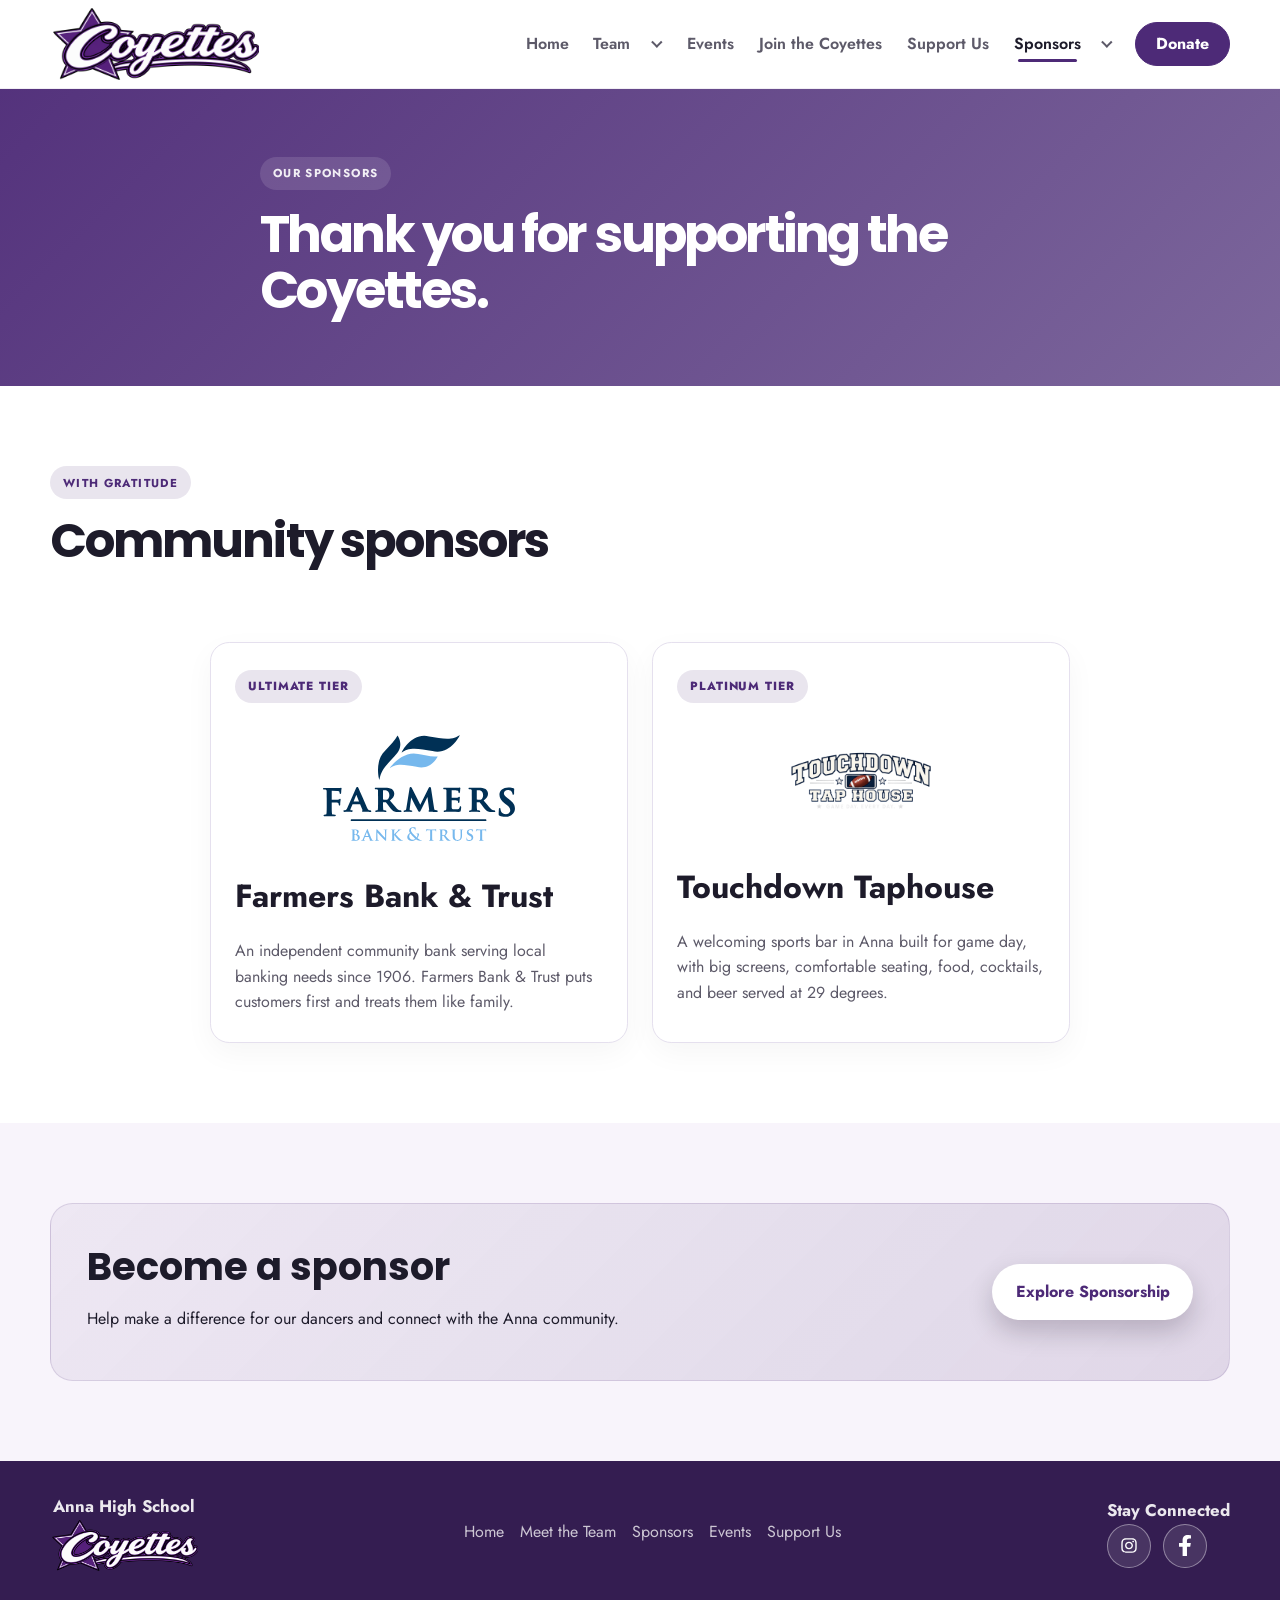
<file: sponsors/index.html>
<!DOCTYPE html>
<html lang="en">
  <head>
    <meta charset="UTF-8" />
    <meta name="viewport" content="width=device-width, initial-scale=1.0" />
    <title>Our Sponsors | Anna Coyettes</title>
    <meta name="description" content="We appreciate the community sponsors supporting the Anna Coyettes." />
    <link rel="preconnect" href="https://fonts.googleapis.com" />
    <link rel="preconnect" href="https://fonts.gstatic.com" crossorigin />
    <link href="https://fonts.googleapis.com/css2?family=Jost:wght@400;500;600;700;800&family=Parisienne&family=Playball&family=Poppins:wght@400;500;600;700;800&family=Tangerine:wght@400;700&display=swap" rel="stylesheet" />
    <link rel="icon" href="../assets/logos/favicon.ico" sizes="any" />
    <link rel="stylesheet" href="../assets/css/styles.css" />
  </head>
  <body class="page-sponsors" data-page="sponsors" data-section="sponsors">
    <header class="site-header">
      <div class="container nav-shell">
        <a class="brand" href="../" aria-label="Anna Coyettes Booster Club home page">
          <span class="brand-logo"><img class="brand-logo-full" src="../assets/logos/CoyettesFull-v4.png" alt="" /><img class="brand-logo-mini" src="../assets/logos/CoyettesMini-v3.png" alt="" /></span>
        </a>
        <button class="nav-toggle" type="button" aria-expanded="false" aria-controls="site-nav" aria-label="Toggle menu"><span></span><span></span><span></span></button>
        <nav class="site-nav" id="site-nav" aria-label="Main navigation">
          <ul class="site-nav-list">
            <li class="nav-item"><a class="nav-link" data-page="home" data-section="home" href="../">Home</a></li>
            <li class="nav-item has-submenu"><div class="nav-item-main"><a class="nav-link" data-page="team" data-section="team" href="../team/">Team</a><button class="submenu-toggle" type="button" aria-expanded="false" aria-controls="team-submenu" aria-label="Show Team pages"><span class="chevron"></span></button></div><ul class="submenu" id="team-submenu"><li><a class="submenu-link" data-page="team" href="../team/">Meet the Team</a></li><li><a class="submenu-link" data-page="team-history" href="../team/history/">Team History</a></li></ul></li>
            <li class="nav-item"><a class="nav-link" data-page="events" data-section="events" href="../events/">Events</a></li>
            <li class="nav-item"><a class="nav-link" data-page="join" data-section="join" href="../join/">Join the Coyettes</a></li>
            <li class="nav-item"><a class="nav-link" data-page="support" data-section="support" href="../support/">Support Us</a></li>
            <li class="nav-item has-submenu"><div class="nav-item-main"><a class="nav-link" data-page="sponsors" data-section="sponsors" href="../sponsors/">Sponsors</a><button class="submenu-toggle" type="button" aria-expanded="false" aria-controls="sponsors-submenu" aria-label="Show Sponsors pages"><span class="chevron"></span></button></div><ul class="submenu" id="sponsors-submenu"><li><a class="submenu-link" data-page="sponsors" href="../sponsors/">Our Sponsors</a></li><li><a class="submenu-link" data-page="become-a-sponsor" href="../sponsors/become-a-sponsor/">Become a Sponsor</a></li></ul></li>
          </ul>
          <a class="nav-donate" href="https://www.paypal.com/ncp/payment/EPW2SGVR2GU36" target="_blank" rel="noopener noreferrer">Donate</a>
        </nav>
      </div>
    </header>
    <div class="mobile-menu-overlay" aria-hidden="true"></div>
    <main>
      <section class="page-hero subtle-hero"><div class="container narrow-copy"><span class="eyebrow">Our Sponsors</span><h1>Thank you for supporting the Coyettes.</h1></div></section>
      <section class="section">
        <div class="container">
          <div class="section-heading compact">
            <span class="eyebrow eyebrow-purple">With gratitude</span>
            <h2>Community sponsors</h2>
            <p>We’re grateful to these local businesses for supporting Coyettes dancers and our community.</p>
          </div>
          <div class="sponsor-grid sponsor-recognition-grid">
            <article class="sponsor-card">
              <span class="tier">Ultimate Tier</span>
              <div class="sponsor-logo">
                <a class="sponsor-logo-link" href="https://www.myfarmers.bank/" target="_blank" rel="noopener noreferrer" aria-label="Visit Farmers Bank &amp; Trust website (opens in a new tab)">
                  <span class="farmers-logo-lockup" aria-hidden="true">
                    <img src="../assets/logos/farmers-logo-emblem.svg" alt="" loading="lazy" />
                    <img src="../assets/logos/farmers-logo-text.svg" alt="" loading="lazy" />
                  </span>
                </a>
              </div>
              <h3>Farmers Bank &amp; Trust</h3>
              <p>An independent community bank serving local banking needs since 1906. Farmers Bank &amp; Trust puts customers first and treats them like family.</p>
            </article>
            <article class="sponsor-card">
              <span class="tier">Platinum Tier</span>
              <div class="sponsor-logo">
                <a class="sponsor-logo-link" href="https://www.touchdowntaphouse.com/" target="_blank" rel="noopener noreferrer" aria-label="Visit Touchdown Taphouse website (opens in a new tab)">
                  <img src="../assets/logos/td_taphouse_orig.png" alt="" loading="lazy" />
                </a>
              </div>
              <h3>Touchdown Taphouse</h3>
              <p>A welcoming sports bar in Anna built for game day, with big screens, comfortable seating, food, cocktails, and beer served at 29 degrees.</p>
            </article>
          </div>
        </div>
      </section>
      <section class="section section-light">
        <div class="container">
          <div class="callout-box">
            <div>
              <h2>Become a sponsor</h2>
              <p>Help make a difference for our dancers and connect with the Anna community.</p>
            </div>
            <div class="callout-actions">
              <a class="btn btn-primary" href="become-a-sponsor/">Explore Sponsorship</a>
            </div>
          </div>
        </div>
      </section>
    </main>
    <!-- FOOTER SECTION FOR EVERY PAGE -->
    <footer class="site-footer">
      <div class="container footer-shell">
        <div class="footer-brand">
          <div>
            <strong>Anna High School</strong>
            <!-- <p>Supporting our athletes and our community.</p> -->
          </div>
          <a class="footer-logo" href="../" aria-label="Anna Coyettes Booster Club home page">
            <img src="../assets/logos/CoyettesFull-v4.png" alt="" />
          </a>
          
        </div>
        <div class="footer-links">
          <a href="../">Home</a>
          <a href="../team/">Meet the Team</a>
          <a href="../sponsors/">Sponsors</a>
          <!-- <a href="join/">Join the Coyettes</a> -->
          <a href="../events/">Events</a>
          <a href="../support/">Support Us</a>
        </div>
        <div class="footer-social-group">
          <strong>Stay Connected</strong>
          <div class="footer-social-links">
          <a class="footer-social-link" href="https://www.instagram.com/annacoyettesdrillteam/" target="_blank" rel="noopener noreferrer" aria-label="Follow Anna Coyettes on Instagram (opens in a new tab)">
          <img src="../assets/logos/instagram-brands-solid-full.svg" alt="" />
        </a>
          <a class="footer-social-link" href="https://www.facebook.com/p/Anna-High-School-Drill-Team-100079065348695/" target="_blank" rel="noopener noreferrer" aria-label="Follow Anna High School Drill Team on Facebook (opens in a new tab)">
            <img src="../assets/logos/facebook-f-brands.svg" alt="" />
          </a>
          </div>
        </div>
      </div>
    </footer>
    <script src="../assets/js/script.js"></script>
  </body>
</html>
</file>
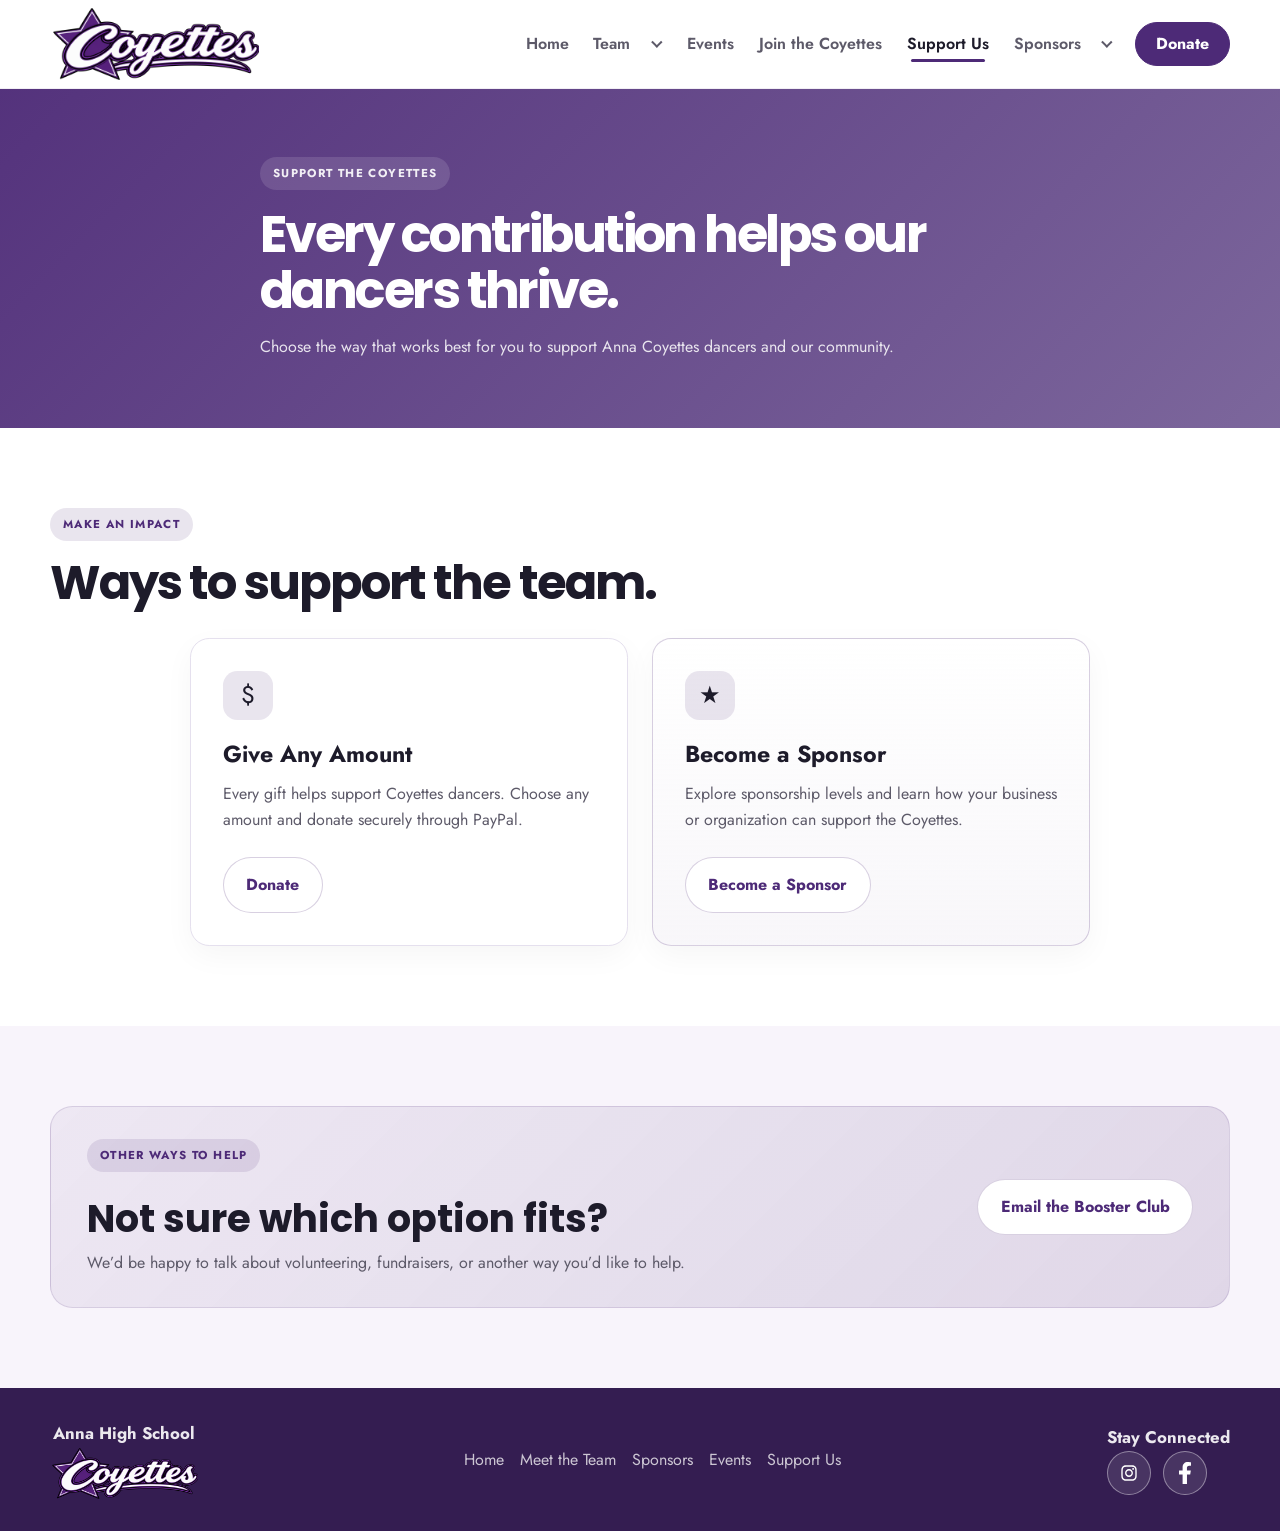
<file: support/index.html>
<!DOCTYPE html>
<html lang="en">
  <head>
    <meta charset="UTF-8" />
    <meta name="viewport" content="width=device-width, initial-scale=1.0" />
    <title>Support Us | Anna Coyettes</title>
    <meta name="description" content="Learn how to support the Anna Coyettes and their community." />
    <link rel="preconnect" href="https://fonts.googleapis.com" />
    <link rel="preconnect" href="https://fonts.gstatic.com" crossorigin />
    <link href="https://fonts.googleapis.com/css2?family=Jost:wght@400;500;600;700;800&family=Parisienne&family=Playball&family=Poppins:wght@400;500;600;700;800&family=Tangerine:wght@400;700&display=swap" rel="stylesheet" />
    <link rel="icon" href="../assets/logos/favicon.ico" sizes="any" />
    <link rel="stylesheet" href="../assets/css/styles.css" />
  </head>
  <body class="page-support" data-page="support" data-section="support">
    <header class="site-header">
      <div class="container nav-shell">
        <a class="brand" href="../" aria-label="Anna Coyettes Booster Club home page"><span class="brand-logo"><img class="brand-logo-full" src="../assets/logos/CoyettesFull-v4.png" alt="" /><img class="brand-logo-mini" src="../assets/logos/CoyettesMini-v3.png" alt="" /></span></a>
        <button class="nav-toggle" type="button" aria-expanded="false" aria-controls="site-nav" aria-label="Toggle menu"><span></span><span></span><span></span></button>
        <nav class="site-nav" id="site-nav" aria-label="Main navigation">
          <ul class="site-nav-list">
            <li class="nav-item"><a class="nav-link" data-page="home" data-section="home" href="../">Home</a></li>
            <li class="nav-item has-submenu"><div class="nav-item-main"><a class="nav-link" data-page="team" data-section="team" href="../team/">Team</a><button class="submenu-toggle" type="button" aria-expanded="false" aria-controls="team-submenu" aria-label="Show Team pages"><span class="chevron"></span></button></div><ul class="submenu" id="team-submenu"><li><a class="submenu-link" data-page="team" href="../team/">Meet the Team</a></li><li><a class="submenu-link" data-page="team-history" href="../team/history/">Team History</a></li></ul></li>
            <li class="nav-item"><a class="nav-link" data-page="events" data-section="events" href="../events/">Events</a></li>
            <li class="nav-item"><a class="nav-link" data-page="join" data-section="join" href="../join/">Join the Coyettes</a></li>
            <li class="nav-item"><a class="nav-link" data-page="support" data-section="support" href="../support/">Support Us</a></li>
            <li class="nav-item has-submenu"><div class="nav-item-main"><a class="nav-link" data-page="sponsors" data-section="sponsors" href="../sponsors/">Sponsors</a><button class="submenu-toggle" type="button" aria-expanded="false" aria-controls="sponsors-submenu" aria-label="Show Sponsors pages"><span class="chevron"></span></button></div><ul class="submenu" id="sponsors-submenu"><li><a class="submenu-link" data-page="sponsors" href="../sponsors/">Our Sponsors</a></li><li><a class="submenu-link" data-page="become-a-sponsor" href="../sponsors/become-a-sponsor/">Become a Sponsor</a></li></ul></li>
          </ul>
          <a class="nav-donate" href="https://www.paypal.com/ncp/payment/EPW2SGVR2GU36" target="_blank" rel="noopener noreferrer">Donate</a>
        </nav>
      </div>
    </header>
    <div class="mobile-menu-overlay" aria-hidden="true"></div>
    <main>
      <section class="page-hero subtle-hero">
        <div class="container narrow-copy">
          <span class="eyebrow">Support the Coyettes</span>
          <h1>Every contribution helps our dancers thrive.</h1>
          <p>Choose the way that works best for you to support Anna Coyettes dancers and our community.</p>
        </div>
      </section>
      <section class="section">
        <div class="container">
          <div class="section-heading compact">
            <span class="eyebrow eyebrow-purple">Make an Impact</span>
            <h2>Ways to support the team.</h2>
          </div>
          <div class="support-options">
            <article class="support-card">
              <div class="feature-icon" aria-hidden="true">$</div>
              <h3>Give Any Amount</h3>
              <p>Every gift helps support Coyettes dancers. Choose any amount and donate securely through PayPal.</p>
              <a class="btn btn-secondary-ghost" href="https://www.paypal.com/ncp/payment/EPW2SGVR2GU36" target="_blank" rel="noopener noreferrer">Donate</a>
            </article>
            <article class="support-card featured">
              <div class="feature-icon" aria-hidden="true">★</div>
              <h3>Become a Sponsor</h3>
              <p>Explore sponsorship levels and learn how your business or organization can support the Coyettes.</p>
              <a class="btn btn-secondary-ghost" href="../sponsors/become-a-sponsor/">Become a Sponsor</a>
            </article>
          </div>
        </div>
      </section>
      <section class="section section-light">
        <div class="container callout-box support-contact">
          <div>
            <span class="eyebrow eyebrow-purple">Other Ways to Help</span>
            <h2>Not sure which option fits?</h2>
            <p>We’d be happy to talk about volunteering, fundraisers, or another way you’d like to help.</p>
          </div>
          <div class="callout-actions">
            <a class="btn btn-secondary-ghost" href="mailto:boosters@annacoyettes.org?subject=Supporting%20the%20Coyettes">Email the Booster Club</a>
          </div>
        </div>
      </section>
    </main>
    <!-- FOOTER SECTION FOR EVERY PAGE -->
    <footer class="site-footer">
      <div class="container footer-shell">
        <div class="footer-brand">
          <div>
            <strong>Anna High School</strong>
            <!-- <p>Supporting our athletes and our community.</p> -->
          </div>
          <a class="footer-logo" href="../" aria-label="Anna Coyettes Booster Club home page">
            <img src="../assets/logos/CoyettesFull-v4.png" alt="" />
          </a>
          
        </div>
        <div class="footer-links">
          <a href="../">Home</a>
          <a href="../team/">Meet the Team</a>
          <a href="../sponsors/">Sponsors</a>
          <!-- <a href="join/">Join the Coyettes</a> -->
          <a href="../events/">Events</a>
          <a href="../support/">Support Us</a>
        </div>
        <div class="footer-social-group">
          <strong>Stay Connected</strong>
          <div class="footer-social-links">
          <a class="footer-social-link" href="https://www.instagram.com/annacoyettesdrillteam/" target="_blank" rel="noopener noreferrer" aria-label="Follow Anna Coyettes on Instagram (opens in a new tab)">
          <img src="../assets/logos/instagram-brands-solid-full.svg" alt="" />
        </a>
          <a class="footer-social-link" href="https://www.facebook.com/p/Anna-High-School-Drill-Team-100079065348695/" target="_blank" rel="noopener noreferrer" aria-label="Follow Anna High School Drill Team on Facebook (opens in a new tab)">
            <img src="../assets/logos/facebook-f-brands.svg" alt="" />
          </a>
          </div>
        </div>
      </div>
    </footer>
    <script src="../assets/js/script.js"></script>
  </body>
</html>
</file>
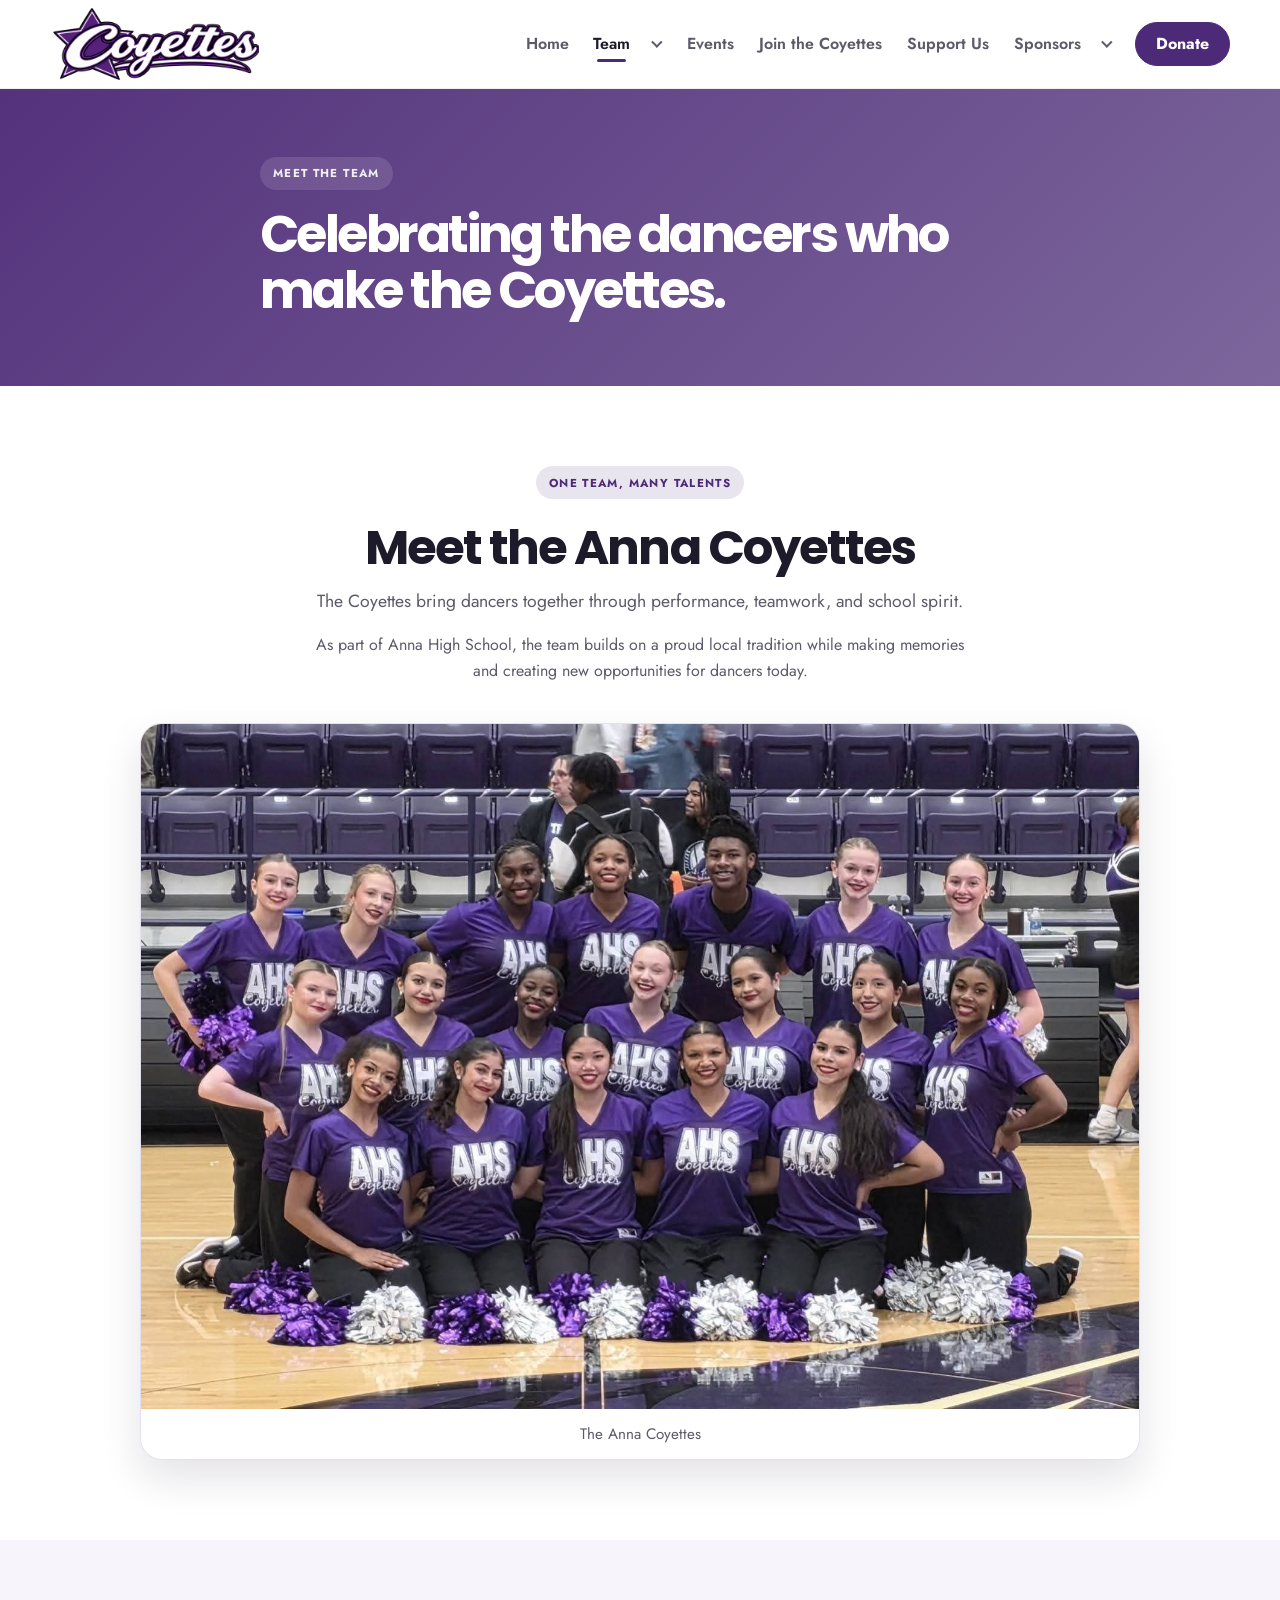
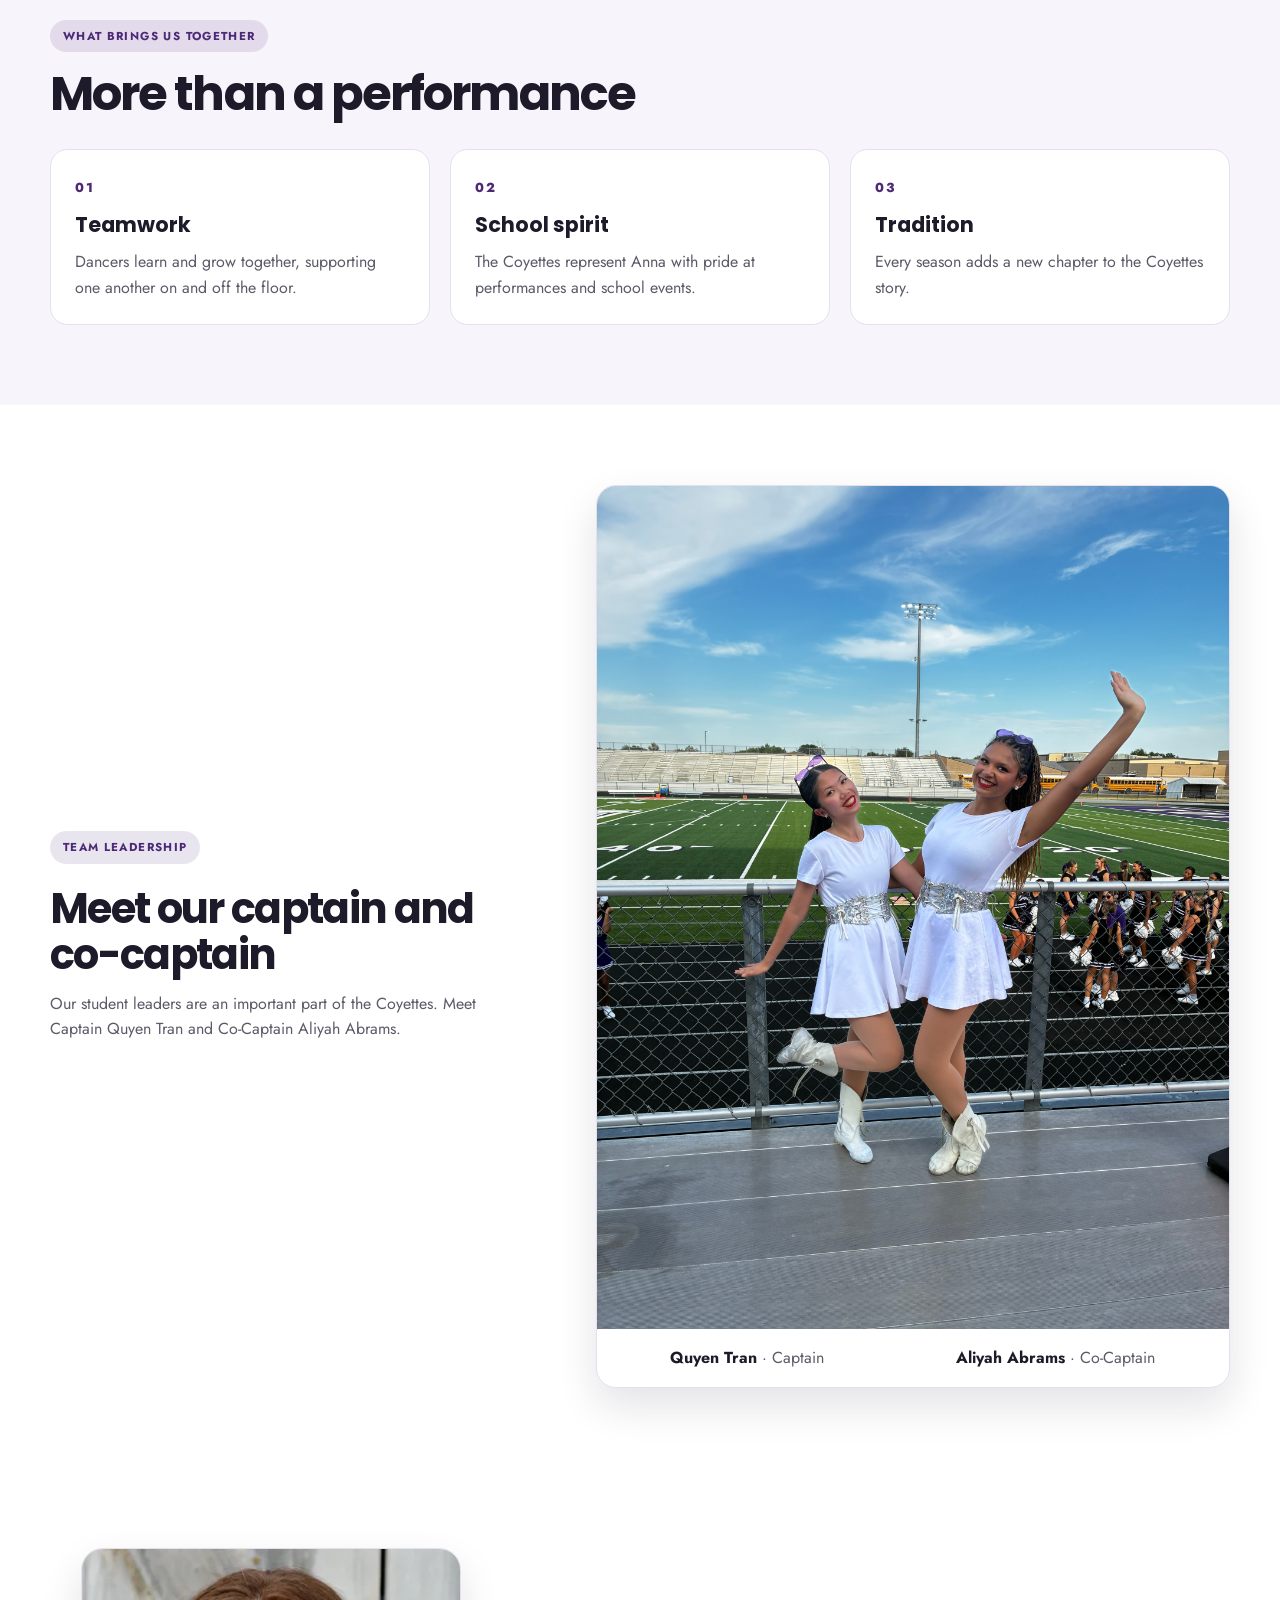
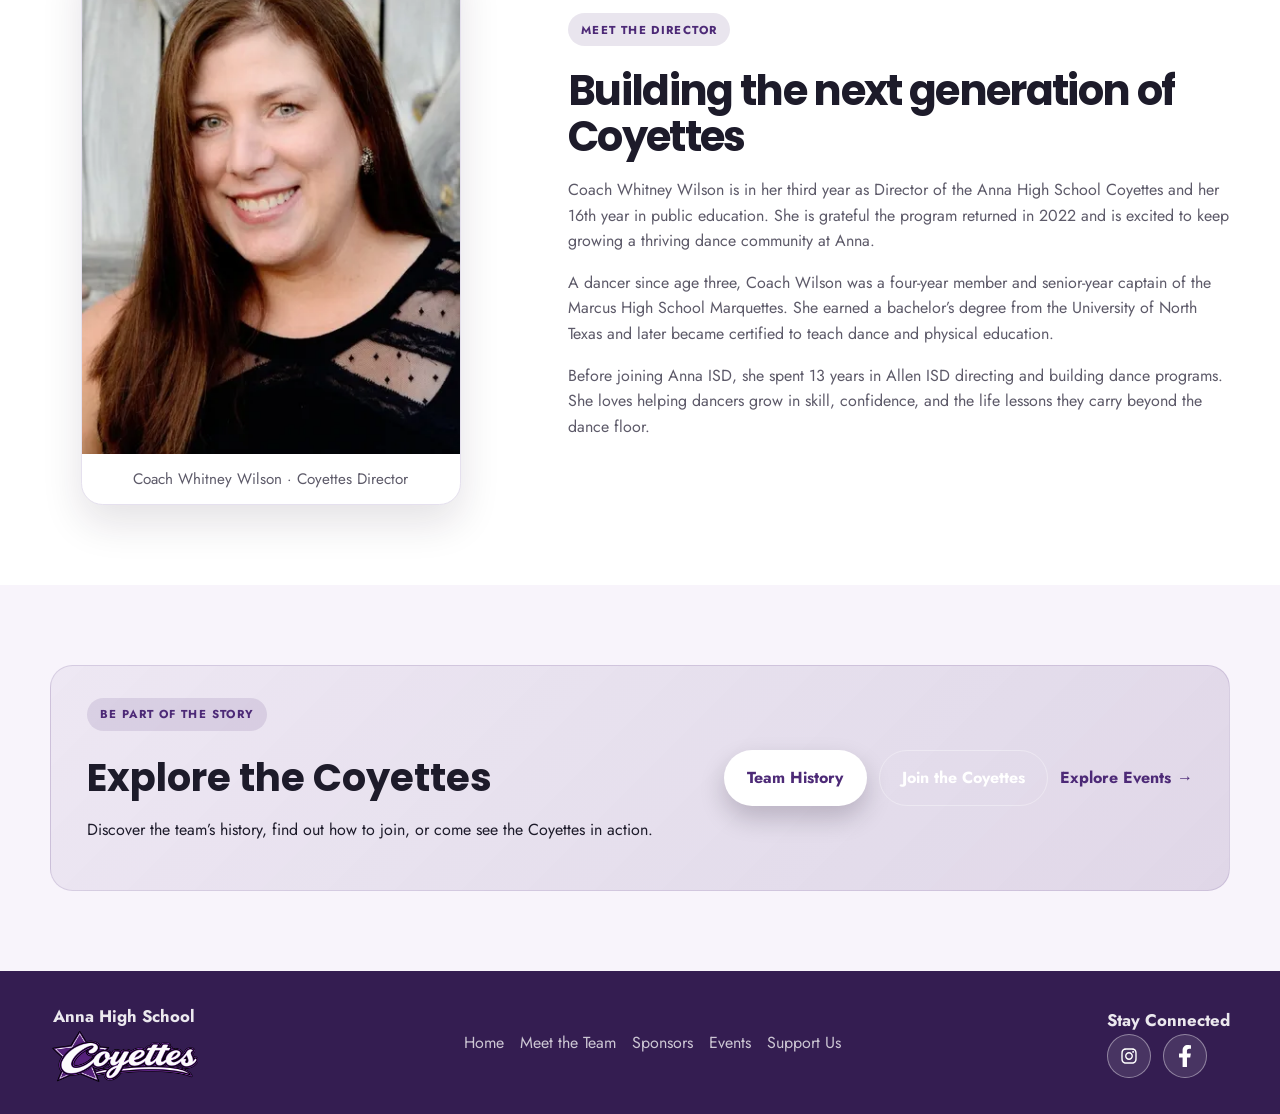
<file: team/index.html>
<!DOCTYPE html>
<html lang="en">
  <head>
    <meta charset="UTF-8" />
    <meta name="viewport" content="width=device-width, initial-scale=1.0" />
    <title>Meet the Team | Anna Coyettes</title>
    <meta name="description" content="Meet the Anna Coyettes and learn how to get involved with the team." />
    <link rel="preconnect" href="https://fonts.googleapis.com" />
    <link rel="preconnect" href="https://fonts.gstatic.com" crossorigin />
    <link href="https://fonts.googleapis.com/css2?family=Jost:wght@400;500;600;700;800&family=Parisienne&family=Playball&family=Poppins:wght@400;500;600;700;800&family=Tangerine:wght@400;700&display=swap" rel="stylesheet" />
    <link rel="icon" href="../assets/logos/favicon.ico" sizes="any" />
    <link rel="stylesheet" href="../assets/css/styles.css" />
  </head>
  <body class="page-team" data-page="team" data-section="team">
    <header class="site-header">
      <div class="container nav-shell">
        <a class="brand" href="../" aria-label="Anna Coyettes Booster Club home page">
          <span class="brand-logo"><img class="brand-logo-full" src="../assets/logos/CoyettesFull-v4.png" alt="" /><img class="brand-logo-mini" src="../assets/logos/CoyettesMini-v3.png" alt="" /></span>
        </a>
        <button class="nav-toggle" type="button" aria-expanded="false" aria-controls="site-nav" aria-label="Toggle menu"><span></span><span></span><span></span></button>
        <nav class="site-nav" id="site-nav" aria-label="Main navigation">
          <ul class="site-nav-list">
            <li class="nav-item"><a class="nav-link" data-page="home" data-section="home" href="../">Home</a></li>
            <li class="nav-item has-submenu"><div class="nav-item-main"><a class="nav-link" data-page="team" data-section="team" href="../team/">Team</a><button class="submenu-toggle" type="button" aria-expanded="false" aria-controls="team-submenu" aria-label="Show Team pages"><span class="chevron"></span></button></div><ul class="submenu" id="team-submenu"><li><a class="submenu-link" data-page="team" href="../team/">Meet the Team</a></li><li><a class="submenu-link" data-page="team-history" href="../team/history/">Team History</a></li></ul></li>
            <li class="nav-item"><a class="nav-link" data-page="events" data-section="events" href="../events/">Events</a></li>
            <li class="nav-item"><a class="nav-link" data-page="join" data-section="join" href="../join/">Join the Coyettes</a></li>
            <li class="nav-item"><a class="nav-link" data-page="support" data-section="support" href="../support/">Support Us</a></li>
            <li class="nav-item has-submenu"><div class="nav-item-main"><a class="nav-link" data-page="sponsors" data-section="sponsors" href="../sponsors/">Sponsors</a><button class="submenu-toggle" type="button" aria-expanded="false" aria-controls="sponsors-submenu" aria-label="Show Sponsors pages"><span class="chevron"></span></button></div><ul class="submenu" id="sponsors-submenu"><li><a class="submenu-link" data-page="sponsors" href="../sponsors/">Our Sponsors</a></li><li><a class="submenu-link" data-page="become-a-sponsor" href="../sponsors/become-a-sponsor/">Become a Sponsor</a></li></ul></li>
          </ul>
          <a class="nav-donate" href="https://www.paypal.com/ncp/payment/EPW2SGVR2GU36" target="_blank" rel="noopener noreferrer">Donate</a>
        </nav>
      </div>
    </header>
    <div class="mobile-menu-overlay" aria-hidden="true"></div>
    <main>
      <section class="page-hero subtle-hero"><div class="container narrow-copy"><span class="eyebrow">Meet the Team</span><h1>Celebrating the dancers who make the Coyettes.</h1></div></section>
      <section class="section team-intro">
        <div class="container">
          <div class="team-intro-copy">
            <span class="eyebrow eyebrow-purple">One team, many talents</span>
            <h2>Meet the Anna Coyettes</h2>
            <p class="lead">The Coyettes bring dancers together through performance, teamwork, and school spirit.</p>
            <p>As part of Anna High School, the team builds on a proud local tradition while making memories and creating new opportunities for dancers today.</p>
          </div>
          <figure class="team-photo">
            <img src="../assets/images/full-team.jpeg" alt="The Anna Coyettes gathered together in their purple team uniforms." />
            <figcaption>The Anna Coyettes</figcaption>
          </figure>
        </div>
      </section>

      <section class="section section-light" aria-labelledby="team-values-title">
        <div class="container">
          <div class="section-heading compact">
            <span class="eyebrow eyebrow-purple">What brings us together</span>
            <h2 id="team-values-title">More than a performance</h2>
          </div>
          <div class="team-values-grid">
            <article class="team-value-card">
              <span class="team-value-number" aria-hidden="true">01</span>
              <h3>Teamwork</h3>
              <p>Dancers learn and grow together, supporting one another on and off the floor.</p>
            </article>
            <article class="team-value-card">
              <span class="team-value-number" aria-hidden="true">02</span>
              <h3>School spirit</h3>
              <p>The Coyettes represent Anna with pride at performances and school events.</p>
            </article>
            <article class="team-value-card">
              <span class="team-value-number" aria-hidden="true">03</span>
              <h3>Tradition</h3>
              <p>Every season adds a new chapter to the Coyettes story.</p>
            </article>
          </div>
        </div>
      </section>

      

      <section class="section" aria-labelledby="team-leadership-title">
        <div class="container team-leadership-layout">
          <div class="team-leadership-copy">
            <span class="eyebrow eyebrow-purple">Team leadership</span>
            <h2 id="team-leadership-title">Meet our captain and co-captain</h2>
            <p>Our student leaders are an important part of the Coyettes. Meet Captain Quyen Tran and Co-Captain Aliyah Abrams.</p>
          </div>
          <figure class="team-leadership-photo">
            <img src="../assets/images/Captain_Cocap.jpg" alt="Captain Quyen Tran on the left and Co-Captain Aliyah Abrams on the right." />
            <figcaption><span><strong>Quyen Tran</strong> · Captain</span><span><strong>Aliyah Abrams</strong> · Co-Captain</span></figcaption>
          </figure>
        </div>
      </section>

      <section class="section director-section" aria-labelledby="director-title">
        <div class="container director-layout">
          <figure class="director-photo">
            <img src="../assets/images/DirectorWilson.png" alt="Coyettes Director Coach Whitney Wilson." loading="lazy" />
            <figcaption>Coach Whitney Wilson · Coyettes Director</figcaption>
          </figure>
          <div class="director-copy">
            <span class="eyebrow eyebrow-purple">Meet the Director</span>
            <h2 id="director-title">Building the next generation of Coyettes</h2>
            <p>
              Coach Whitney Wilson is in her third year as Director of the Anna High School Coyettes and her
              16th year in public education. She is grateful the program returned in 2022 and is excited to keep
              growing a thriving dance community at Anna.
            </p>
            <p>
              A dancer since age three, Coach Wilson was a four-year member and senior-year captain of the
              Marcus High School Marquettes. She earned a bachelor’s degree from the University of North Texas
              and later became certified to teach dance and physical education.
            </p>
            <p>
              Before joining Anna ISD, she spent 13 years in Allen ISD directing and building dance programs.
              She loves helping dancers grow in skill, confidence, and the life lessons they carry beyond the
              dance floor.
            </p>
          </div>
        </div>
      </section>

      <section class="section section-light">
        <div class="container">
          <div class="callout-box">
            <div>
              <span class="eyebrow eyebrow-purple">Be part of the story</span>
              <h2>Explore the Coyettes</h2>
              <p>Discover the team’s history, find out how to join, or come see the Coyettes in action.</p>
            </div>
            <div class="callout-actions">
              <a class="btn btn-primary" href="history/">Team History</a>
              <a class="btn btn-secondary" href="../join/">Join the Coyettes</a>
              <a class="pathway-link" href="../events/">Explore Events <span aria-hidden="true">&rarr;</span></a>
            </div>
          </div>
        </div>
      </section>
    </main>

    <!-- FOOTER SECTION FOR EVERY PAGE -->
    <footer class="site-footer">
      <div class="container footer-shell">
        <div class="footer-brand">
          <div>
            <strong>Anna High School</strong>
            <!-- <p>Supporting our athletes and our community.</p> -->
          </div>
          <a class="footer-logo" href="../" aria-label="Anna Coyettes Booster Club home page">
            <img src="../assets/logos/CoyettesFull-v4.png" alt="" />
          </a>
          
        </div>
        <div class="footer-links">
          <a href="../">Home</a>
          <a href="../team/">Meet the Team</a>
          <a href="../sponsors/">Sponsors</a>
          <!-- <a href="join/">Join the Coyettes</a> -->
          <a href="../events/">Events</a>
          <a href="../support/">Support Us</a>
        </div>
        <div class="footer-social-group">
          <strong>Stay Connected</strong>
          <div class="footer-social-links">
          <a class="footer-social-link" href="https://www.instagram.com/annacoyettesdrillteam/" target="_blank" rel="noopener noreferrer" aria-label="Follow Anna Coyettes on Instagram (opens in a new tab)">
          <img src="../assets/logos/instagram-brands-solid-full.svg" alt="" />
        </a>
          <a class="footer-social-link" href="https://www.facebook.com/p/Anna-High-School-Drill-Team-100079065348695/" target="_blank" rel="noopener noreferrer" aria-label="Follow Anna High School Drill Team on Facebook (opens in a new tab)">
            <img src="../assets/logos/facebook-f-brands.svg" alt="" />
          </a>
          </div>
        </div>
      </div>
    </footer>
    <script src="../assets/js/script.js"></script>
  </body>
</html>
</file>
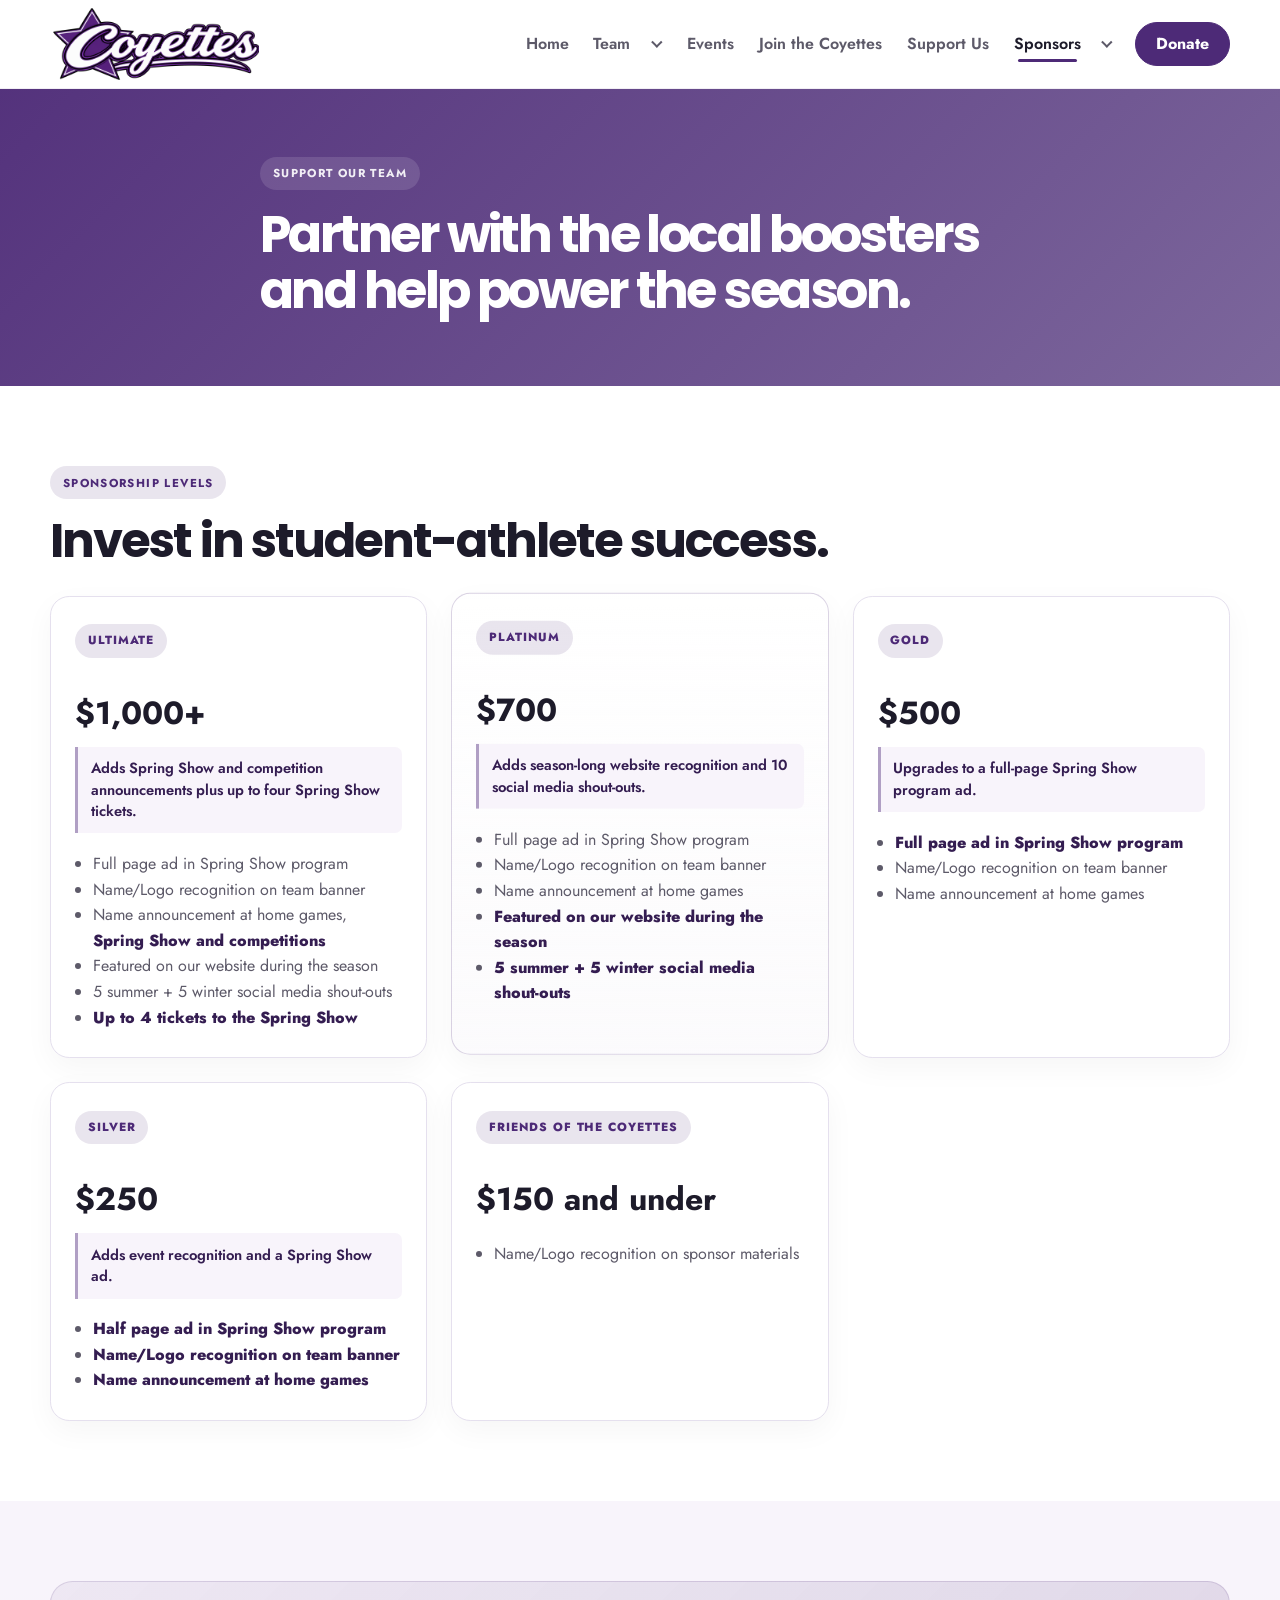
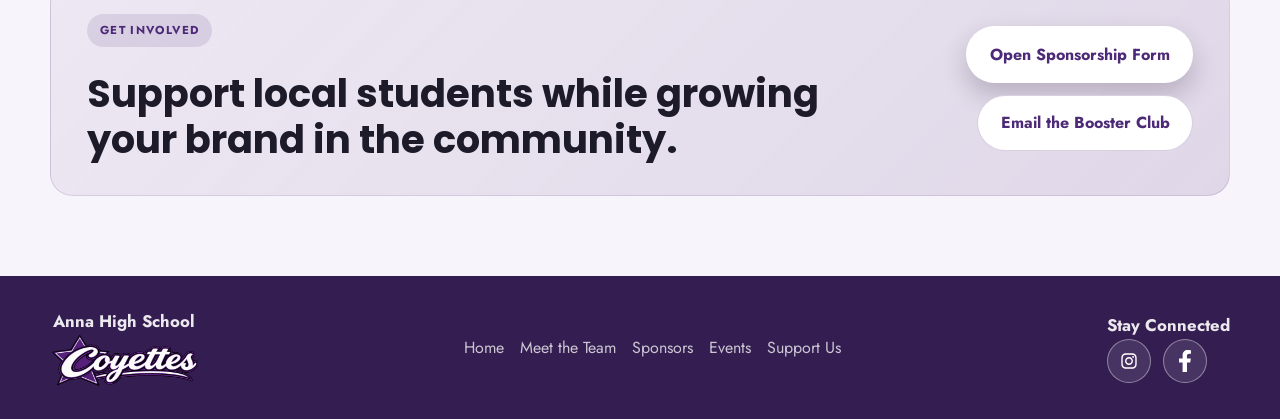
<file: sponsors/become-a-sponsor/index.html>
<!DOCTYPE html>
<html lang="en">
  <head>
    <meta charset="UTF-8" />
    <meta name="viewport" content="width=device-width, initial-scale=1.0" />
    <title>Become a Sponsor | Anna Coyettes Booster Club</title>
    <meta
      name="description"
      content="Support the Anna Coyettes Booster Club through sponsorship opportunities and community partnerships."
    />
    <link rel="preconnect" href="https://fonts.googleapis.com" />
    <link rel="preconnect" href="https://fonts.gstatic.com" crossorigin />
    <link
      href="https://fonts.googleapis.com/css2?family=Jost:wght@400;500;600;700;800&family=Parisienne&family=Playball&family=Poppins:wght@400;500;600;700;800&family=Tangerine:wght@400;700&display=swap"
      rel="stylesheet"
    />
    <link rel="icon" href="../../assets/logos/favicon.ico" sizes="any" />
    <link rel="stylesheet" href="../../assets/css/styles.css" />
  </head>
  <body class="page-sponsors" data-page="become-a-sponsor" data-section="sponsors">
    <header class="site-header">
      <div class="container nav-shell">
        <a class="brand" href="../../" aria-label="Anna Coyettes Booster Club home page">
          <span class="brand-logo">
            <img class="brand-logo-full" src="../../assets/logos/CoyettesFull-v4.png" alt="" />
            <img class="brand-logo-mini" src="../../assets/logos/CoyettesMini-v3.png" alt="" />
          </span>
        </a>

        <button class="nav-toggle" type="button" aria-expanded="false" aria-controls="site-nav" aria-label="Toggle menu">
          <span></span>
          <span></span>
          <span></span>
        </button>

        <nav class="site-nav" id="site-nav" aria-label="Main navigation">
          <ul class="site-nav-list">
            <li class="nav-item"><a class="nav-link" data-page="home" data-section="home" href="../../">Home</a></li>
            <li class="nav-item has-submenu">
              <div class="nav-item-main">
                <a class="nav-link" data-page="team" data-section="team" href="../../team/">Team</a>
                <button class="submenu-toggle" type="button" aria-expanded="false" aria-controls="team-submenu" aria-label="Show Team pages"><span class="chevron"></span></button>
              </div>
              <ul class="submenu" id="team-submenu">
                <li><a class="submenu-link" data-page="team" href="../../team/">Meet the Team</a></li>
                <li><a class="submenu-link" data-page="team-history" href="../../team/history/">Team History</a></li>
              </ul>
            </li>
            <li class="nav-item"><a class="nav-link" data-page="events" data-section="events" href="../../events/">Events</a></li>
            <li class="nav-item"><a class="nav-link" data-page="join" data-section="join" href="../../join/">Join the Coyettes</a></li>
            <li class="nav-item"><a class="nav-link" data-page="support" data-section="support" href="../../support/">Support Us</a></li>
            <li class="nav-item has-submenu">
              <div class="nav-item-main">
                <a class="nav-link" data-page="sponsors" data-section="sponsors" href="../../sponsors/">Sponsors</a>
                <button class="submenu-toggle" type="button" aria-expanded="false" aria-controls="sponsors-submenu" aria-label="Show Sponsors pages"><span class="chevron"></span></button>
              </div>
              <ul class="submenu" id="sponsors-submenu">
                <li><a class="submenu-link" data-page="sponsors" href="../../sponsors/">Our Sponsors</a></li>
                <li><a class="submenu-link" data-page="become-a-sponsor" href="../../sponsors/become-a-sponsor/">Become a Sponsor</a></li>
              </ul>
            </li>
          </ul>
          <a class="nav-donate" href="https://www.paypal.com/ncp/payment/EPW2SGVR2GU36" target="_blank" rel="noopener noreferrer">Donate</a>
        </nav>
      </div>
    </header>

    <div class="mobile-menu-overlay" aria-hidden="true"></div>

    <main>
      <section class="page-hero subtle-hero">
        <div class="container narrow-copy">
          <span class="eyebrow">Support Our Team</span>
          <h1>Partner with the local boosters and help power the season.</h1>
        </div>
      </section>

      <section class="section">
        <div class="container">
          <div class="section-heading compact">
            <span class="eyebrow eyebrow-purple">Sponsorship Levels</span>
            <h2>Invest in student-athlete success.</h2>
          </div>

          <div class="sponsor-grid">
            <article class="sponsor-card">
              <span class="tier">Ultimate</span>
              <h3>$1,000+</h3>
              <p class="sponsorship-additions">Adds Spring Show and competition announcements plus up to four Spring Show tickets.</p>
              <ul>
                <li>Full page ad in Spring Show program</li>
                <li>Name/Logo recognition on team banner</li>
                <li>Name announcement at home games, <strong class="sponsorship-added">Spring Show and competitions</strong></li>
                <li>Featured on our website during the season</li>
                <li>5 summer + 5 winter social media shout-outs</li>
                <li><strong class="sponsorship-added">Up to 4 tickets to the Spring Show</strong></li>
              </ul>
            </article>

            <article class="sponsor-card featured">
              <span class="tier">Platinum</span>
              <h3>$700</h3>
              <p class="sponsorship-additions">Adds season-long website recognition and 10 social media shout-outs.</p>
              <ul>
                <li>Full page ad in Spring Show program</li>
                <li>Name/Logo recognition on team banner</li>
                <li>Name announcement at home games</li>
                <li><strong class="sponsorship-added">Featured on our website during the season</strong></li>
                <li><strong class="sponsorship-added">5 summer + 5 winter social media shout-outs</strong></li>
              </ul>
            </article>

            <article class="sponsor-card">
              <span class="tier">Gold</span>
              <h3>$500</h3>
              <p class="sponsorship-additions">Upgrades to a full-page Spring Show program ad.</p>
              <ul>
                <li><strong class="sponsorship-added">Full page ad in Spring Show program</strong></li>
                <li>Name/Logo recognition on team banner</li>
                <li>Name announcement at home games</li>
              </ul>
            </article>

            <article class="sponsor-card">
              <span class="tier">Silver</span>
              <h3>$250</h3>
              <p class="sponsorship-additions">Adds event recognition and a Spring Show ad.</p>
              <ul>
                <li><strong class="sponsorship-added">Half page ad in Spring Show program</strong></li>
                <li><strong class="sponsorship-added">Name/Logo recognition on team banner</strong></li>
                <li><strong class="sponsorship-added">Name announcement at home games</strong></li>
              </ul>
            </article>

            <article class="sponsor-card">
              <span class="tier">Friends of the Coyettes</span>
              <h3>$150 and under</h3>
              <ul>
                <li>Name/Logo recognition on sponsor materials</li>
              </ul>
            </article>
          </div>
        </div>
      </section>

      <section class="section section-light">
        <div class="container callout-box">
          <div>
            <span class="eyebrow eyebrow-purple">Get Involved</span>
            <h2>Support local students while growing your brand in the community.</h2>
          </div>
          <div class="callout-actions">
            <a class="btn btn-primary" href="../../assets/forms/Boot Backers Sponsorship Program.pdf" target="_blank" rel="noopener noreferrer">Open Sponsorship Form</a>
            <a class="btn btn-secondary-ghost" href="mailto:Annacoyettes@gmail.com">Email the Booster Club</a>
          </div>
        </div>
      </section>
    </main>

    <!-- FOOTER SECTION FOR EVERY PAGE -->
    <footer class="site-footer">
      <div class="container footer-shell">
        <div class="footer-brand">
          <div>
            <strong>Anna High School</strong>
            <!-- <p>Supporting our athletes and our community.</p> -->
          </div>
          <a class="footer-logo" href="../../" aria-label="Anna Coyettes Booster Club home page">
            <img src="../../assets/logos/CoyettesFull-v4.png" alt="" />
          </a>
          
        </div>
        <div class="footer-links">
          <a href="../../">Home</a>
          <a href="../../team/">Meet the Team</a>
          <a href="../../sponsors/">Sponsors</a>
          <!-- <a href="join/">Join the Coyettes</a> -->
          <a href="../../events/">Events</a>
          <a href="../../support/">Support Us</a>
        </div>
        <div class="footer-social-group">
          <strong>Stay Connected</strong>
          <div class="footer-social-links">
          <a class="footer-social-link" href="https://www.instagram.com/annacoyettesdrillteam/" target="_blank" rel="noopener noreferrer" aria-label="Follow Anna Coyettes on Instagram (opens in a new tab)">
          <img src="../../assets/logos/instagram-brands-solid-full.svg" alt="" />
        </a>
          <a class="footer-social-link" href="https://www.facebook.com/p/Anna-High-School-Drill-Team-100079065348695/" target="_blank" rel="noopener noreferrer" aria-label="Follow Anna High School Drill Team on Facebook (opens in a new tab)">
            <img src="../../assets/logos/facebook-f-brands.svg" alt="" />
          </a>
          </div>
        </div>
      </div>
    </footer>

    <script src="../../assets/js/script.js"></script>
  </body>
</html>
</file>
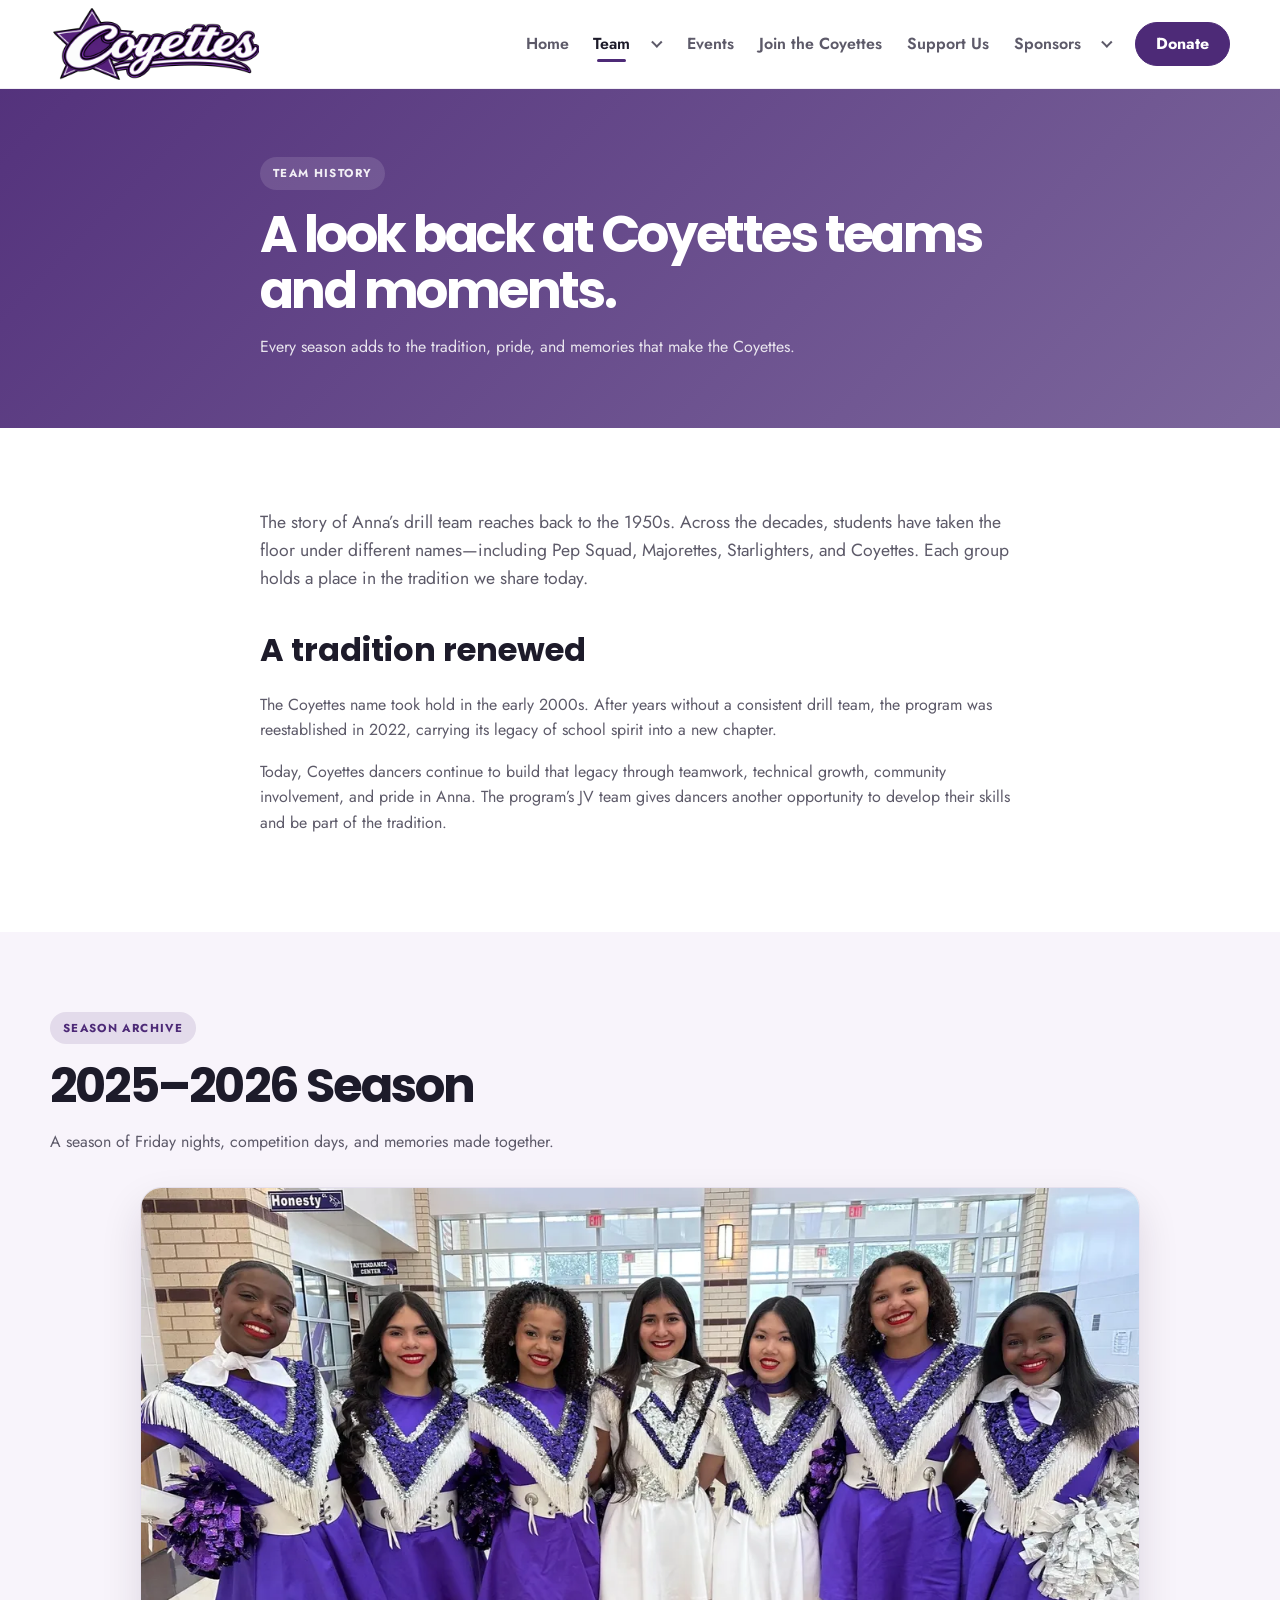
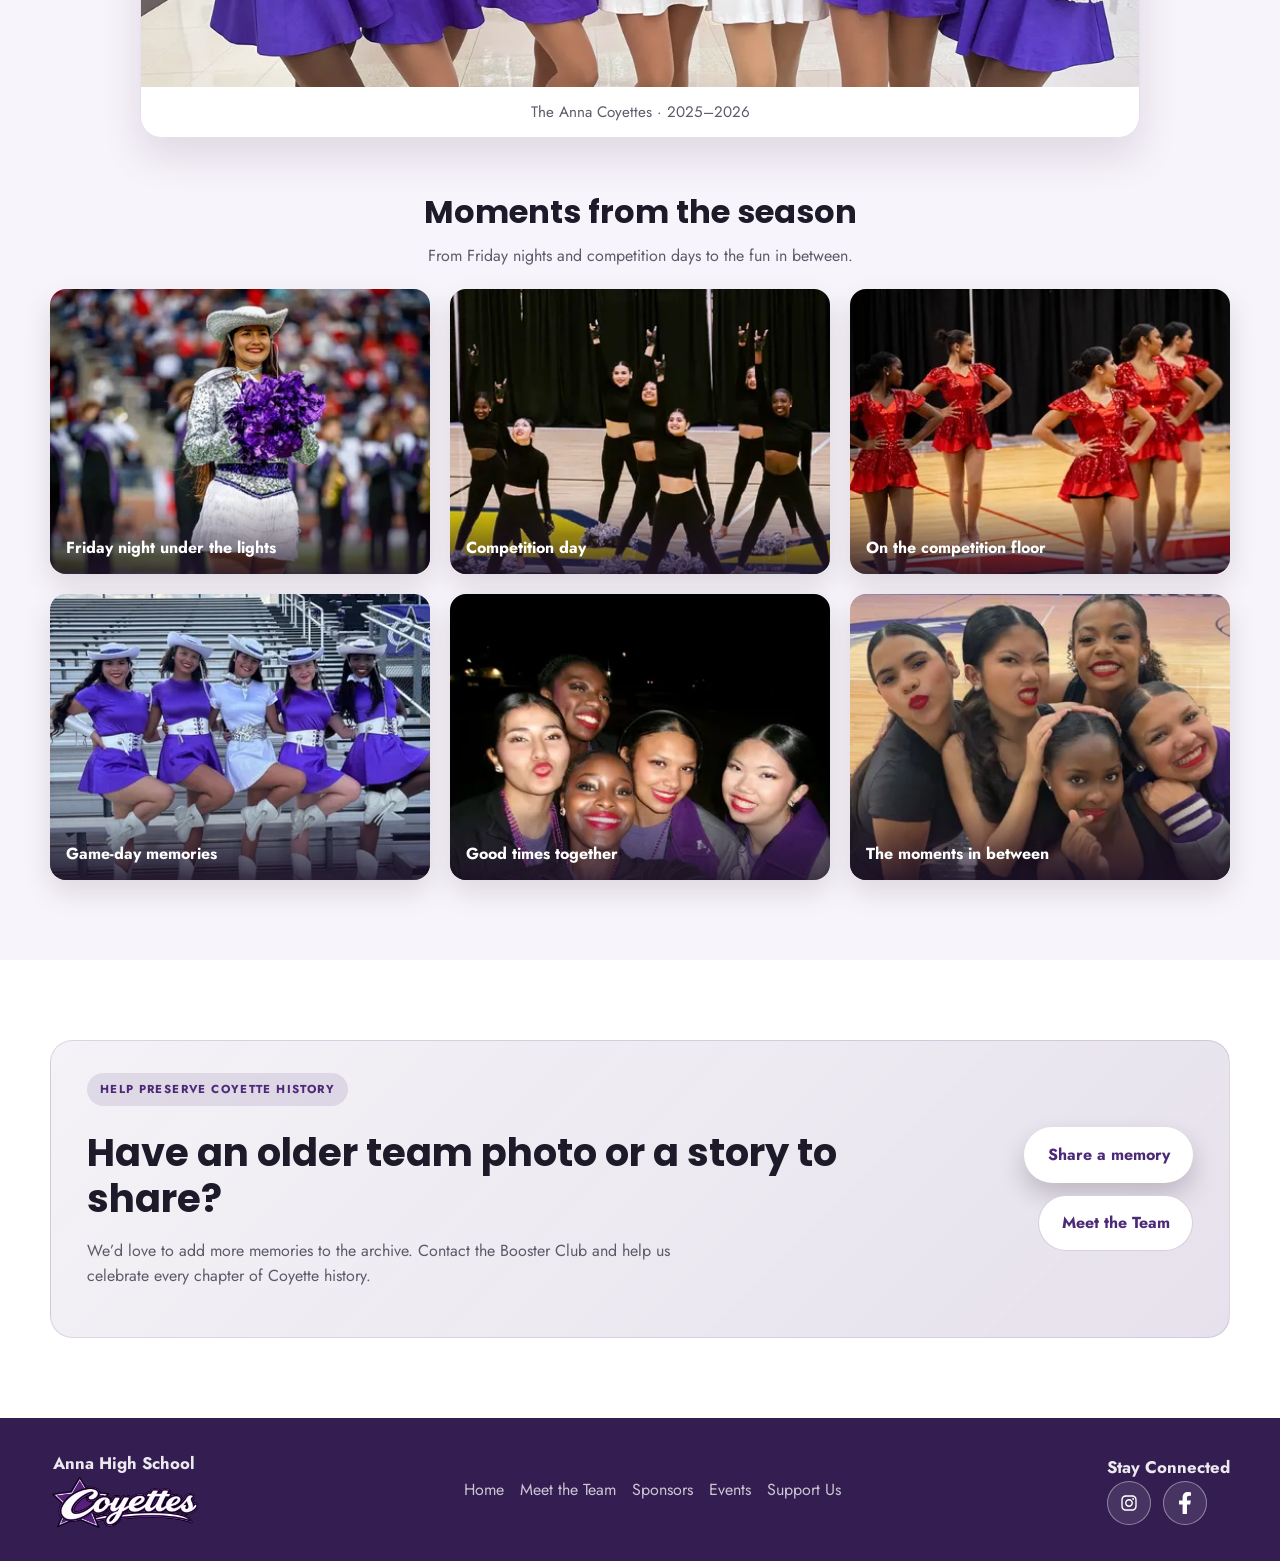
<file: team/history/index.html>
<!DOCTYPE html>
<html lang="en">
  <head>
    <meta charset="UTF-8" />
    <meta name="viewport" content="width=device-width, initial-scale=1.0" />
    <title>Team History | Anna Coyettes</title>
    <meta name="description" content="Learn about the history and traditions of the Anna Coyettes." />
    <link rel="preconnect" href="https://fonts.googleapis.com" />
    <link rel="preconnect" href="https://fonts.gstatic.com" crossorigin />
    <link href="https://fonts.googleapis.com/css2?family=Jost:wght@400;500;600;700;800&family=Parisienne&family=Playball&family=Poppins:wght@400;500;600;700;800&family=Tangerine:wght@400;700&display=swap" rel="stylesheet" />
    <link rel="icon" href="../../assets/logos/favicon.ico" sizes="any" />
    <link rel="stylesheet" href="../../assets/css/styles.css" />
  </head>
  <body class="page-team-history" data-page="team-history" data-section="team">
    <header class="site-header">
      <div class="container nav-shell">
        <a class="brand" href="../../" aria-label="Anna Coyettes Booster Club home page">
          <span class="brand-logo"><img class="brand-logo-full" src="../../assets/logos/CoyettesFull-v4.png" alt="" /><img class="brand-logo-mini" src="../../assets/logos/CoyettesMini-v3.png" alt="" /></span>
        </a>
        <button class="nav-toggle" type="button" aria-expanded="false" aria-controls="site-nav" aria-label="Toggle menu"><span></span><span></span><span></span></button>
        <nav class="site-nav" id="site-nav" aria-label="Main navigation">
          <ul class="site-nav-list">
            <li class="nav-item"><a class="nav-link" data-page="home" data-section="home" href="../../">Home</a></li>
            <li class="nav-item has-submenu"><div class="nav-item-main"><a class="nav-link" data-page="team" data-section="team" href="../../team/">Team</a><button class="submenu-toggle" type="button" aria-expanded="false" aria-controls="team-submenu" aria-label="Show Team pages"><span class="chevron"></span></button></div><ul class="submenu" id="team-submenu"><li><a class="submenu-link" data-page="team" href="../../team/">Meet the Team</a></li><li><a class="submenu-link" data-page="team-history" href="../../team/history/">Team History</a></li></ul></li>
            <li class="nav-item"><a class="nav-link" data-page="events" data-section="events" href="../../events/">Events</a></li>
            <li class="nav-item"><a class="nav-link" data-page="join" data-section="join" href="../../join/">Join the Coyettes</a></li>
            <li class="nav-item"><a class="nav-link" data-page="support" data-section="support" href="../../support/">Support Us</a></li>
            <li class="nav-item has-submenu"><div class="nav-item-main"><a class="nav-link" data-page="sponsors" data-section="sponsors" href="../../sponsors/">Sponsors</a><button class="submenu-toggle" type="button" aria-expanded="false" aria-controls="sponsors-submenu" aria-label="Show Sponsors pages"><span class="chevron"></span></button></div><ul class="submenu" id="sponsors-submenu"><li><a class="submenu-link" data-page="sponsors" href="../../sponsors/">Our Sponsors</a></li><li><a class="submenu-link" data-page="become-a-sponsor" href="../../sponsors/become-a-sponsor/">Become a Sponsor</a></li></ul></li>
          </ul>
          <a class="nav-donate" href="https://www.paypal.com/ncp/payment/EPW2SGVR2GU36" target="_blank" rel="noopener noreferrer">Donate</a>
        </nav>
      </div>
    </header>
    <div class="mobile-menu-overlay" aria-hidden="true"></div>
    <main>
      <section class="page-hero subtle-hero">
        <div class="container narrow-copy">
          <span class="eyebrow">Team History</span>
          <h1>A look back at Coyettes teams and moments.</h1>
          <p>Every season adds to the tradition, pride, and memories that make the Coyettes.</p>
        </div>
      </section>
      <section class="section history-overview">
        <div class="container narrow-copy">
          <p class="lead">
            The story of Anna’s drill team reaches back to the 1950s. Across the decades, students have taken the
            floor under different names—including Pep Squad, Majorettes, Starlighters, and Coyettes. Each group
            holds a place in the tradition we share today.
          </p>
          <h2>A tradition renewed</h2>
          <p>
            The Coyettes name took hold in the early 2000s. After years without a consistent drill team, the program
            was reestablished in 2022, carrying its legacy of school spirit into a new chapter.
          </p>
          <p>
            Today, Coyettes dancers continue to build that legacy through teamwork, technical growth, community
            involvement, and pride in Anna. The program’s JV team gives dancers another opportunity to develop
            their skills and be part of the tradition.
          </p>
        </div>
      </section>
      <section class="section section-light section-history" aria-labelledby="history-season-title">
        <div class="container history-season">
          <div class="section-heading compact">
            <span class="eyebrow eyebrow-purple">Season archive</span>
            <h2 id="history-season-title">2025–2026 Season</h2>
            <p>A season of Friday nights, competition days, and memories made together.</p>
          </div>
          <figure class="history-season-photo">
            <img src="../../assets/images/history/25-26season/25-26coyettes.jpg" alt="The Coyettes together during the 2025–2026 season." />
            <figcaption>The Anna Coyettes · 2025–2026</figcaption>
          </figure>
          <div class="history-moments-heading">
            <h3>Moments from the season</h3>
            <p>From Friday nights and competition days to the fun in between.</p>
          </div>
          <div class="history-moments-grid">
            <figure class="history-moment">
              <img src="../../assets/images/history/25-26season/captain.jpg" alt="A Coyette performs at a Friday night football game." loading="lazy" />
              <figcaption>Friday night under the lights</figcaption>
            </figure>
            <figure class="history-moment">
              <img src="../../assets/images/history/25-26season/dancecomp.jpg" alt="The Coyettes perform together at a dance competition." loading="lazy" />
              <figcaption>Competition day</figcaption>
            </figure>
            <figure class="history-moment">
              <img src="../../assets/images/history/25-26season/dancecomp2.jpg" alt="Coyettes dancers in red costumes at a competition." loading="lazy" />
              <figcaption>On the competition floor</figcaption>
            </figure>
            <figure class="history-moment">
              <img src="../../assets/images/history/25-26season/football.jpg" alt="Coyettes dancers pose together in uniform at the stadium." loading="lazy" />
              <figcaption>Game-day memories</figcaption>
            </figure>
            <figure class="history-moment">
              <img src="../../assets/images/history/25-26season/fun2.jpg" alt="Coyettes share a lighthearted moment together after a game." loading="lazy" />
              <figcaption>Good times together</figcaption>
            </figure>
            <figure class="history-moment">
              <img src="../../assets/images/history/25-26season/teamfun.jpg" alt="Coyettes teammates celebrate together." loading="lazy" />
              <figcaption>The moments in between</figcaption>
            </figure>
          </div>
        </div>
      </section>
      <section class="section">
        <div class="container callout-box history-preserve">
          <div>
            <span class="eyebrow eyebrow-purple">Help preserve Coyette history</span>
            <h2>Have an older team photo or a story to share?</h2>
            <p>We’d love to add more memories to the archive. Contact the Booster Club and help us celebrate every chapter of Coyette history.</p>
          </div>
          <div class="callout-actions">
            <a class="btn btn-primary" href="mailto:boosters@annacoyettes.org?subject=Sharing%20Coyette%20history">Share a memory</a>
            <a class="btn btn-secondary-ghost" href="../../team/">Meet the Team</a>
          </div>
        </div>
      </section>
    </main>
    <!-- FOOTER SECTION FOR EVERY PAGE -->
    <footer class="site-footer">
      <div class="container footer-shell">
        <div class="footer-brand">
          <div>
            <strong>Anna High School</strong>
            <!-- <p>Supporting our athletes and our community.</p> -->
          </div>
          <a class="footer-logo" href="../../" aria-label="Anna Coyettes Booster Club home page">
            <img src="../../assets/logos/CoyettesFull-v4.png" alt="" />
          </a>
          
        </div>
        <div class="footer-links">
          <a href="../../">Home</a>
          <a href="../../team/">Meet the Team</a>
          <a href="../../sponsors/">Sponsors</a>
          <!-- <a href="join/">Join the Coyettes</a> -->
          <a href="../../events/">Events</a>
          <a href="../../support/">Support Us</a>
        </div>
        <div class="footer-social-group">
          <strong>Stay Connected</strong>
          <div class="footer-social-links">
          <a class="footer-social-link" href="https://www.instagram.com/annacoyettesdrillteam/" target="_blank" rel="noopener noreferrer" aria-label="Follow Anna Coyettes on Instagram (opens in a new tab)">
          <img src="../../assets/logos/instagram-brands-solid-full.svg" alt="" />
        </a>
          <a class="footer-social-link" href="https://www.facebook.com/p/Anna-High-School-Drill-Team-100079065348695/" target="_blank" rel="noopener noreferrer" aria-label="Follow Anna High School Drill Team on Facebook (opens in a new tab)">
            <img src="../../assets/logos/facebook-f-brands.svg" alt="" />
          </a>
          </div>
        </div>
      </div>
    </footer>
    <script src="../../assets/js/script.js"></script>
  </body>
</html>
</file>
<file: assets/css/styles.css>
:root {
  --primary: rgb(77, 42, 119);
  --primary-dark: rgb(52, 29, 81);
  --primary-soft: rgba(77, 42, 119, 0.12);
  --secondary: #f3e8ff;
  --ink: #1d1b2a;
  --muted: #5d5a69;
  --line: #e5e0ee;
  --surface: #ffffff;
  --surface-alt: #f8f4fb;
  --shadow: 0 18px 40px rgba(32, 20, 45, 0.12);
  --container: 1180px;
  --header-height: 88px;
  --font-parisienne: "Parisienne", cursive;
  --font-tangerine: "Tangerine", cursive;
  --font-playball: "Playball", cursive;
}

.font-parisienne {
  font-family: var(--font-parisienne);
}

.font-tangerine {
  font-family: var(--font-tangerine);
}

.font-playball {
  font-family: var(--font-playball);
}

* {
  box-sizing: border-box;
}

html {
  scroll-behavior: smooth;
}

body {
  margin: 0;
  font-family: "Jost", "Segoe UI", sans-serif;
  background: #fff;
  color: var(--ink);
  line-height: 1.6;
}

img {
  max-width: 100%;
  display: block;
}

a {
  color: inherit;
  text-decoration: none;
}

button,
input,
textarea,
select {
  font: inherit;
}

.container {
  width: min(var(--container), calc(100% - 2rem));
  margin: 0 auto;
}

.site-header {
  position: sticky;
  top: 0;
  z-index: 1000;
  background: rgba(255, 255, 255, 0.96);
  border-bottom: 1px solid rgba(77, 42, 119, 0.08);
  backdrop-filter: blur(10px);
  transition: box-shadow 0.25s ease, background 0.25s ease, transform 0.25s ease, visibility 0s linear;
}

.site-header.header-hidden {
  transform: translateY(-100%);
  visibility: hidden;
  pointer-events: none;
  transition: transform 0.25s ease, visibility 0s linear 0.25s;
}

.site-header.scrolled {
  box-shadow: 0 8px 24px rgba(26, 19, 36, 0.08);
}

.nav-shell {
  height: var(--header-height);
}

.nav-shell {
  display: flex;
  align-items: center;
  justify-content: space-between;
  gap: 1.5rem;
}

.brand {
  display: inline-flex;
  align-items: center;
  min-width: 0;
}

.brand-logo {
  position: relative;
  display: block;
  flex: 0 0 auto;
  width: 220px;
  height: 72px;
  overflow: hidden;
  transition: width 0.32s ease;
}

.brand-logo img {
  position: absolute;
  top: 50%;
  left: 0;
  width: 100%;
  height: 100%;
  object-fit: contain;
  object-position: left center;
  transition: opacity 0.24s ease, transform 0.32s ease;
}

.brand-logo-full {
  opacity: 1;
  transform: translateY(-50%) scale(1);
}

.brand-logo-mini {
  opacity: 0;
  transform: translateY(-50%) scale(0.82);
}

.site-header.scrolled .brand-logo {
  width: 56px;
}

.site-header.scrolled .brand-logo-full {
  opacity: 0;
  transform: translateY(-50%) scale(0.9);
}

.site-header.scrolled .brand-logo-mini {
  opacity: 1;
  transform: translateY(-50%) scale(1);
}

.site-nav {
  display: flex;
  align-items: center;
  gap: 0.75rem;
  margin-left: auto;
}

.site-nav-list,
.submenu {
  margin: 0;
  padding: 0;
  list-style: none;
}

.site-nav-list {
  display: flex;
  align-items: center;
  gap: 0.25rem;
}

.nav-donate {
  display: inline-flex;
  min-height: 2.75rem;
  align-items: center;
  justify-content: center;
  padding: 0.65rem 1.25rem;
  border: 1px solid var(--primary);
  border-radius: 999px;
  background: var(--primary);
  color: #fff;
  font-weight: 700;
  line-height: 1.2;
  white-space: nowrap;
  transition: background-color 0.2s ease, border-color 0.2s ease, transform 0.2s ease;
}

.nav-donate:hover {
  transform: translateY(-1px);
  border-color: var(--primary-dark);
  background: var(--primary-dark);
}

.nav-donate:focus-visible {
  outline: 3px solid rgba(77, 42, 119, 0.35);
  outline-offset: 3px;
}

.nav-item {
  position: relative;
}

.nav-item-main {
  display: flex;
  align-items: center;
}

.mobile-menu-overlay {
  position: fixed;
  inset: 0;
  background: rgba(19, 13, 24, 0.42);
  opacity: 0;
  pointer-events: none;
  transition: opacity 0.25s ease;
  z-index: 100;
}

body.nav-open .mobile-menu-overlay {
  opacity: 1;
  pointer-events: auto;
}

.nav-link {
  position: relative;
  display: inline-flex;
  align-items: center;
  justify-content: center;
  padding: 0.7rem 0.65rem;
  font-weight: 600;
  color: var(--muted);
  transition: color 0.2s ease;
}

.nav-link::after {
  content: "";
  position: absolute;
  left: 0.9rem;
  right: 0.9rem;
  bottom: 0.38rem;
  height: 3px;
  border-radius: 999px;
  background: var(--primary);
  transform: scaleX(0);
  transform-origin: center;
  transition: transform 0.2s ease;
}

.nav-link:hover,
.nav-link:focus-visible,
.nav-link.active {
  color: var(--ink);
}

.nav-link.active::after,
.nav-link:hover::after,
.nav-link:focus-visible::after {
  transform: scaleX(1);
}

.submenu-toggle {
  display: inline-flex;
  width: 2rem;
  height: 2.5rem;
  align-items: center;
  justify-content: center;
  border: 0;
  border-radius: 0.5rem;
  background: transparent;
  color: var(--muted);
  cursor: pointer;
}

.submenu-toggle:hover,
.submenu-toggle:focus-visible {
  background: var(--primary-soft);
  color: var(--ink);
}

.chevron {
  width: 0.48rem;
  height: 0.48rem;
  border-right: 2px solid currentColor;
  border-bottom: 2px solid currentColor;
  transform: translateY(-0.12rem) rotate(45deg);
  transition: transform 0.2s ease;
}

.nav-item.submenu-open .chevron {
  transform: translateY(0.12rem) rotate(225deg);
}

.submenu {
  display: none;
  min-width: 13rem;
  padding: 0.45rem;
  border: 1px solid rgba(77, 42, 119, 0.12);
  border-radius: 0.8rem;
  background: #fff;
  box-shadow: 0 14px 30px rgba(26, 19, 36, 0.14);
}

.nav-item.submenu-open > .submenu {
  display: block;
}

.nav-item.has-submenu > .submenu {
  position: absolute;
  top: calc(100% + 0.25rem);
  left: 0;
  z-index: 20;
}

.submenu-link {
  display: block;
  padding: 0.65rem 0.75rem;
  border-radius: 0.5rem;
  color: var(--muted);
  font-weight: 600;
  white-space: nowrap;
}

.submenu-link:hover,
.submenu-link:focus-visible,
.submenu-link.active {
  background: var(--surface-alt);
  color: var(--primary);
}

.nav-toggle {
  display: none;
  border: none;
  background: transparent;
  width: 3rem;
  height: 3rem;
  border-radius: 0.75rem;
  align-items: center;
  justify-content: center;
  flex-direction: column;
  gap: 0.28rem;
  cursor: pointer;
}

.nav-toggle span {
  display: block;
  width: 1.5rem;
  height: 2px;
  background: var(--ink);
  border-radius: 999px;
  transition: transform 0.2s ease, opacity 0.2s ease;
}

body.nav-open .nav-toggle span:nth-child(1) {
  transform: translateY(6px) rotate(45deg);
}

body.nav-open .nav-toggle span:nth-child(2) {
  opacity: 0;
}

body.nav-open .nav-toggle span:nth-child(3) {
  transform: translateY(-6px) rotate(-45deg);
}

main {
  min-height: calc(100vh - var(--header-height));
}

.site-hero {
  position: relative;
  min-height: 640px;
  display: flex;
  align-items: flex-end;
  background-image: url("../images/IMG_5548.JPEG");
  background-position: center center;
  background-size: cover;
  background-repeat: no-repeat;
  color: #fff;
}

.site-hero-overlay {
  position: absolute;
  inset: 0;
  background: linear-gradient(90deg, rgba(29, 16, 39, 0.82), rgba(77, 42, 119, 0.42));
}

.site-hero-inner {
  position: relative;
  z-index: 1;
  width: min(var(--container), calc(100% - 2rem));
  padding: 5rem 0;
}

.site-hero-copy {
  max-width: 660px;
}

.site-hero-copy h1 {
  margin: 0 0 1rem;
  font-family: "Poppins", "Segoe UI", sans-serif;
  font-size: clamp(2.8rem, 7vw, 5rem);
  line-height: 0.96;
  letter-spacing: -0.06em;
}

.site-hero-copy p {
  margin: 0;
  max-width: 620px;
  font-size: 1.08rem;
  color: rgba(255, 255, 255, 0.9);
}

.hero,
.page-hero {
  position: relative;
  background: linear-gradient(135deg, rgba(77, 42, 119, 0.96), rgba(99, 68, 122, 0.9));
  color: #fff;
}

.hero {
  padding: 5.5rem 0 4.5rem;
}

.upcoming-section {
  position: relative;
  display: flex;
  isolation: isolate;
  min-height: 75vh;
  padding: 2.5rem 0;
  background: url("../images/DSC_0195.jpg") center 42% / cover no-repeat;
}

.upcoming-section > .container {
  display: flex;
}

.upcoming-background-video {
  position: absolute;
  z-index: -2;
  inset: 0;
  width: 100%;
  height: 100%;
  object-fit: cover;
  object-position: center 42%;
  pointer-events: none;
}

.upcoming-section::before {
  position: absolute;
  z-index: -1;
  inset: 0;
  background: linear-gradient(110deg, rgba(29, 16, 39, 0.88), rgba(38, 23, 54, 0.7));
  content: "";
}

.sponsor-spotlight {
  padding: 3rem 0;
  /* background: var(--surface-alt); */
  background: var(--primary);
  text-align: center;
}

.sponsor-spotlight-content {
  display: flex;
  flex-direction: column;
  align-items: center;
}

.sponsor-spotlight-sponsors {
  display: flex;
  flex-wrap: wrap;
  justify-content: space-between;
  gap: 1rem;
  width: 100%;
  margin-top: 1.25rem;
}

.sponsor-spotlight .eyebrow {
  margin-bottom: 0.45rem;
}

.sponsor-spotlight h2 {
  margin: 0;
  /* color: var(--ink); */
  color: #fff;
  font-family: "Poppins", "Segoe UI", sans-serif;
  font-size: clamp(1.65rem, 3vw, 2.2rem);
  line-height: 1.2;
}

.sponsor-spotlight p {
  margin: 0.55rem 0 0;
  color: rgba(255, 255, 255, 0.82);
}

.sponsor-spotlight .sponsor-spotlight-sponsors {
  margin-top: 1.5rem;
}

.sponsor-spotlight-item {
  display: flex;
  flex: 1 1 17rem;
  flex-direction: column;
  align-items: center;
  gap: 0.65rem;
}

.sponsor-tier-label {
  color: rgba(255, 255, 255, 0.82);
  font-size: 0.78rem;
  font-weight: 700;
  letter-spacing: 0.1em;
  text-transform: uppercase;
}

.sponsor-spotlight-logo {
  display: grid;
  width: min(100%, 17rem);
  min-height: 7rem;
  padding: 1rem 1.25rem;
  place-items: center;
  border-radius: 0.9rem;
}

.sponsor-logo-link {
  display: grid;
  width: 100%;
  min-height: inherit;
  place-items: center;
  border-radius: inherit;
  cursor: pointer;
}

.sponsor-logo-link:focus-visible {
  outline: 3px solid var(--primary);
  outline-offset: 3px;
}

.sponsor-spotlight-logo .sponsor-logo-link {
  padding: 1rem 1.25rem;
}

.sponsor-spotlight-link {
  display: inline-flex;
  align-items: center;
  gap: 0.35rem;
  margin-top: 1.5rem;
  color: rgba(255, 255, 255, 0.88);
  font-weight: 700;
  text-underline-offset: 0.2em;
}

.sponsor-spotlight-link:hover,
.sponsor-spotlight-link:focus-visible {
  color: #fff;
  text-decoration: underline;
}

.sponsor-spotlight-link span {
  transition: transform 0.2s ease;
}

.sponsor-spotlight-link:hover span,
.sponsor-spotlight-link:focus-visible span {
  transform: translateX(3px);
}

.sponsor-spotlight-logo img {
  display: block;
  width: 100%;
  max-height: 4rem;
  object-fit: contain;
}

.farmers-logo-lockup {
  display: flex;
  flex-direction: column;
  align-items: center;
  justify-content: center;
  gap: 0.45rem;
  width: 100%;
}

.farmers-logo-lockup img:first-child {
  flex: 0 0 27%;
  width: 27%;
}

.farmers-logo-lockup img:last-child {
  flex: 0 0 63%;
  width: 63%;
}

.sponsor-spotlight .pathway-link {
  margin-top: 0.5rem;
}

.upcoming-layout {
  flex: 1;
  display: grid;
  grid-template-columns: minmax(0, 1fr) minmax(360px, 460px);
  align-items: start;
  column-gap: clamp(2rem, 8vw, 8rem);
}

.upcoming-heading {
  align-self: start;
}

.upcoming-heading h2 {
  margin: 0;
  font-family: "Poppins", "Segoe UI", sans-serif;
  color: #fff;
  font-size: clamp(2.25rem, 5vw, 3.5rem);
  line-height: 1.08;
  letter-spacing: -0.04em;
}

.upcoming-kicker {
  display: block;
  margin-bottom: 0.25rem;
  color: #fff;
  font-size: 1.5rem;
  font-weight: 600;
  line-height: 1.2;
}

.upcoming-carousel {
  align-self: end;
  min-width: 0;
  width: 100%;
}

.upcoming-carousel-viewport {
  overflow: hidden;
  border-radius: 1.2rem;
  outline-offset: 0.3rem;
  touch-action: pan-y;
}

.upcoming-carousel-viewport:focus-visible {
  outline: 2px solid #fff;
}

.upcoming-carousel-track {
  display: flex;
  width: 100%;
  transition: transform 0.45s ease;
}

.upcoming-event-card {
  flex: 0 0 100%;
  min-width: 0;
  padding: 1.5rem;
  border: 1px solid rgba(255, 255, 255, 0.3);
  border-radius: 1.2rem;
  background: rgba(255, 255, 255, 0.08);
  box-shadow: 0 14px 36px rgba(13, 8, 20, 0.16);
  backdrop-filter: blur(3px);
}

.upcoming-event-card .event-date {
  color: #fff;
  /* -webkit-text-stroke: 0.45px #fff; */
  paint-order: stroke fill;
}

.upcoming-event-card h3 {
  margin: 0.15rem 0 0.5rem;
  font-family: "Poppins", "Segoe UI", sans-serif;
  font-size: 1.45rem;
  color: #fff;
}

.upcoming-event-card p {
  margin: 0.5rem 0;
  color: rgba(255, 255, 255, 0.82);
}

.upcoming-event-card .event-location {
  margin-top: 1rem;
  color: rgba(255, 255, 255, 0.82);
}

.upcoming-event-card .event-link {
  color: #fff;
  font-weight: 700;
  text-decoration: underline;
  text-underline-offset: 0.18em;
  /* -webkit-text-stroke: 0.45px #fff; */
  paint-order: stroke fill;
}

.upcoming-carousel-controls {
  display: flex;
  align-items: center;
  justify-content: flex-end;
  gap: 1rem;
  margin-top: 1rem;
}

.carousel-arrow {
  display: inline-grid;
  width: 2.75rem;
  height: 2.75rem;
  place-items: center;
  border: 1px solid rgba(255, 255, 255, 0.75);
  border-radius: 50%;
  background: rgba(29, 16, 39, 0.35);
  color: #fff;
  font-size: 1.4rem;
  cursor: pointer;
  transition: background 0.2s ease, transform 0.2s ease;
}

.carousel-arrow:hover,
.carousel-arrow:focus-visible {
  transform: translateY(-1px);
  background: rgba(255, 255, 255, 0.18);
}

.carousel-status {
  min-width: 5.5rem;
  color: #fff;
  font-size: 0.9rem;
  font-weight: 700;
  text-align: center;
}

.events-contact a {
  color: var(--primary);
  font-weight: 700;
  text-decoration: underline;
  text-underline-offset: 0.18em;
}

.upcoming-events-action {
  margin-top: 1.25rem;
  text-align: right;
}

.upcoming-events-action .btn-secondary {
  border-color: rgba(255, 255, 255, 0.65);
}

.events-list {
  display: grid;
  gap: 1.5rem;
}

.event-detail-card {
  display: grid;
  grid-template-columns: minmax(0, 1fr) minmax(240px, 0.72fr);
  align-items: start;
  gap: 2rem;
  padding: 2rem;
  border: 1px solid var(--line);
  border-radius: 1.2rem;
  background: #fff;
  box-shadow: 0 10px 30px rgba(21, 13, 28, 0.05);
  scroll-margin-top: 6rem;
}

.event-detail-card:not(.fall-party-card) {
  grid-template-columns: minmax(0, 1.05fr) minmax(260px, 0.95fr);
  align-items: center;
}

.event-photo {
  position: relative;
  min-height: 250px;
  margin: 0;
  overflow: hidden;
  border-radius: 0.9rem;
  background: var(--surface-alt);
  box-shadow: 0 12px 28px rgba(21, 13, 28, 0.12);
}

.event-photo img {
  width: 100%;
  height: 100%;
  min-height: 250px;
  object-fit: cover;
  object-position: center;
}

.event-photo figcaption {
  position: absolute;
  inset: auto 0 0;
  padding: 2rem 1rem 0.85rem;
  background: linear-gradient(transparent, rgba(29, 16, 39, 0.82));
  color: #fff;
  font-weight: 700;
}

.event-detail-copy h2 {
  margin: 0.15rem 0 0.65rem;
  font-family: "Poppins", "Segoe UI", sans-serif;
  font-size: clamp(1.6rem, 3vw, 2rem);
  color: var(--ink);
}

.event-detail-copy > p {
  color: var(--muted);
}

.event-facts {
  display: grid;
  grid-template-columns: repeat(2, minmax(0, 1fr));
  gap: 0.9rem 1.25rem;
  margin: 1.4rem 0;
}

.event-facts div {
  min-width: 0;
}

.event-facts dt {
  color: var(--primary);
  font-size: 0.76rem;
  font-weight: 800;
  letter-spacing: 0.08em;
  text-transform: uppercase;
}

.event-facts dd {
  margin: 0.15rem 0 0;
  color: var(--ink);
}

.event-registration-note {
  font-weight: 600;
}

.fall-party-actions {
  display: flex;
  flex-wrap: wrap;
  gap: 0.75rem;
  margin-top: 1.25rem;
}

.event-action-primary {
  border-color: var(--primary);
  background: var(--primary);
  color: #fff;
}

.event-action-primary:hover,
.event-action-primary:focus-visible {
  background: var(--primary-dark);
  color: #fff;
}

.event-flyer {
  display: block;
  max-width: 360px;
  margin: 0 auto;
  border-radius: 0.75rem;
  overflow: hidden;
  box-shadow: 0 12px 28px rgba(21, 13, 28, 0.15);
}

.event-flyer img {
  width: 100%;
  height: auto;
}

.events-contact {
  margin-top: 2rem;
  text-align: center;
}

.events-contact p {
  color: var(--muted);
}

.page-hero {
  padding: 4.25rem 0 3.25rem;
}

.hero-layout {
  display: grid;
  grid-template-columns: 1.2fr 0.8fr;
  align-items: center;
  gap: 2rem;
}

.eyebrow {
  display: inline-block;
  margin-bottom: 1rem;
  padding: 0.45rem 0.8rem;
  border-radius: 999px;
  background: rgba(255, 255, 255, 0.12);
  color: rgba(255, 255, 255, 0.9);
  font-size: 0.72rem;
  letter-spacing: 0.12em;
  text-transform: uppercase;
  font-weight: 700;
}

.eyebrow-purple {
  background: var(--primary-soft);
  color: var(--primary);
}

.hero-copy h1,
.page-hero h1,
.section-heading h2 {
  margin: 0 0 1rem;
  font-family: "Poppins", "Segoe UI", sans-serif;
  line-height: 1.1;
}

.hero-copy h1 {
  font-size: clamp(2.5rem, 6vw, 4.5rem);
  letter-spacing: -0.05em;
}

.page-hero h1 {
  font-size: clamp(2rem, 5vw, 3.2rem);
  letter-spacing: -0.05em;
}

.hero-copy p,
.page-hero p,
.section-heading p,
.feature-card p,
.event-card p,
.lead,
.info-panel li,
.sponsor-card li {
  color: rgba(255, 255, 255, 0.85);
}

.hero-copy p {
  max-width: 620px;
  font-size: 1.05rem;
  color: rgba(255, 255, 255, 0.82);
}

.hero-actions {
  margin-top: 2rem;
  display: flex;
  flex-wrap: wrap;
  gap: 1rem;
}

.btn {
  display: inline-flex;
  align-items: center;
  justify-content: center;
  padding: 0.9rem 1.4rem;
  border-radius: 999px;
  border: 1px solid transparent;
  font-weight: 700;
  transition: transform 0.2s ease, box-shadow 0.2s ease;
}

.btn:hover,
.btn:focus-visible {
  transform: translateY(-1px);
}

.btn-primary {
  background: #fff;
  color: var(--primary);
  box-shadow: 0 12px 26px rgba(17, 7, 25, 0.2);
}

.btn-secondary {
  border-color: rgba(255, 255, 255, 0.35);
  color: #fff;
  background: transparent;
}

.btn-secondary-ghost {
  display: inline-flex;
  align-items: center;
  justify-content: center;
  padding: 0.9rem 1.4rem;
  border-radius: 999px;
  border: 1px solid rgba(77, 42, 119, 0.22);
  background: #fff;
  color: var(--primary);
  font-weight: 700;
  transition: transform 0.2s ease, box-shadow 0.2s ease;
}

.btn-secondary-ghost:hover,
.btn-secondary-ghost:focus-visible {
  transform: translateY(-1px);
  box-shadow: 0 10px 20px rgba(77, 42, 119, 0.12);
}

.hero-card {
  background: rgba(255, 255, 255, 0.08);
  border: 1px solid rgba(255, 255, 255, 0.16);
  border-radius: 1.4rem;
  padding: 1.5rem;
  box-shadow: var(--shadow);
}

.hero-badge {
  display: inline-block;
  padding: 0.45rem 0.8rem;
  border-radius: 999px;
  background: rgba(255, 255, 255, 0.16);
  color: #fff;
  font-size: 0.76rem;
  letter-spacing: 0.08em;
  text-transform: uppercase;
  margin-bottom: 1.5rem;
}

.stat-block {
  padding: 1rem 0;
  border-bottom: 1px solid rgba(255, 255, 255, 0.12);
}

.stat-block:last-child {
  border-bottom: none;
}

.stat-block strong {
  display: block;
  font-size: clamp(1.7rem, 3vw, 2.4rem);
  font-family: "Poppins", "Segoe UI", sans-serif;
}

.stat-block span {
  color: rgba(255, 255, 255, 0.78);
}

.section {
  padding: 5rem 0;
}

.section-light {
  background: var(--surface-alt);
}
.section-history {
  /* padding: 0; */
}

.pathways-section {
  padding: 1.75rem 0;
  border-bottom: 1px solid var(--line);
}

.pathways-grid {
  display: grid;
  grid-template-columns: repeat(3, minmax(0, 1fr));
}

.pathway {
  min-width: 0;
  padding: 0.15rem 1.5rem;
  border-left: 1px solid var(--line);
}

.pathway span {
  font-size: 1.5rem;
}

.pathway:first-child {
  padding-left: 0;
  border-left: 0;
}

.pathway:last-child {
  padding-right: 0;
}

.pathway h2 {
  margin: 0 0 0.2rem;
  font-family: "Poppins", "Segoe UI", sans-serif;
  font-size: 1.15rem;
  line-height: 1.35;
  color: var(--ink);
}

.pathway p {
  margin: 0 0 0.45rem;
  color: var(--muted);
}

.pathway-link {
  display: inline-flex;
  align-items: center;
  gap: 0.35rem;
  min-height: 2.75rem;
  color: var(--primary);
  font-weight: 700;
}

.pathway-link span {
  transition: transform 0.2s ease;
}

.pathway-link:hover span,
.pathway-link:focus-visible span {
  transform: translateX(3px);
}

.history-feature {
  position: relative;
  display: grid;
  grid-template-columns: repeat(2, minmax(0, 1fr));
  align-items: stretch;
  background: var(--surface-alt);
}

.history-emphasis {
    -webkit-text-stroke: 3px var(--primary);
    -webkit-text-fill-color: #fff;
    font-size: 5rem;
  }

.history-feature-copy {
  align-self: center;
  /* max-width: 720px; */
  justify-self: end;
  padding: 3.5rem clamp(3rem, 7vw, 7rem) 3.5rem max(2rem, calc((100vw - var(--container)) / 2));
}

.history-feature-copy .eyebrow {
  margin-bottom: 0.65rem;
}

.history-feature-copy h2 {
  margin: 0 0 0.8rem;
  color: var(--ink);
  font-family: "Poppins", "Segoe UI", sans-serif;
  font-size: clamp(2rem, 4vw, 3rem);
  letter-spacing: -0.04em;
  line-height: 1.1;
}

.history-feature-copy p {
  margin: 0 0 0.75rem;
  color: var(--muted);
}

.history-feature-image {
  min-width: 0;
  min-height: 380px;
  margin: 0;
  overflow: hidden;
}

.history-feature-image img {
  width: 100%;
  height: 100%;
  min-height: 380px;
  object-fit: cover;
  object-position: center;
  padding: .5rem;
  border-radius: 1.5rem;
}

.history-feature-medallion {
  position: absolute;
  top: 50%;
  left: 50%;
  display: grid;
  width: 3rem;
  height: 3rem;
  place-items: center;
  border: 0.35rem solid var(--surface-alt);
  border-radius: 50%;
  background: var(--primary);
  color: #fff;
  transform: translate(-50%, -50%);
}

.history-feature-medallion svg {
  width: 1.2rem;
  height: 1.2rem;
  fill: currentColor;
}

.section-heading {
  margin-bottom: 2.25rem;
}

.section-heading.compact {
  margin-bottom: 1.75rem;
}

.section-heading h2 {
  font-size: clamp(2rem, 4vw, 3rem);
  color: var(--ink);
  letter-spacing: -0.04em;
}

.feature-grid,
.event-grid,
.sponsor-grid {
  display: grid;
  grid-template-columns: repeat(3, minmax(0, 1fr));
  gap: 1.5rem;
}

.feature-card,
.event-card,
.sponsor-card,
.info-panel {
  background: var(--surface);
  border: 1px solid var(--line);
  border-radius: 1.2rem;
  box-shadow: 0 10px 30px rgba(21, 13, 28, 0.04);
}

.feature-card {
  padding: 1.5rem;
}

.feature-card h3,
.event-card h3,
.sponsor-card h3,
.info-panel h3 {
  margin-top: 0.9rem;
  margin-bottom: 0.5rem;
  font-size: 1.45rem;
  color: var(--ink);
}

.feature-card p,
.event-card p,
.sponsor-card li,
.info-panel li,
.lead,
.footer-shell p {
  color: var(--muted);
}

.feature-icon {
  width: 3.1rem;
  height: 3.1rem;
  border-radius: 0.9rem;
  background: var(--primary-soft);
  display: grid;
  place-items: center;
  font-size: 1.5rem;
}

.event-card {
  padding: 1.5rem;
}

.event-date {
  display: inline-block;
  margin-bottom: 0.5rem;
  font-size: 0.82rem;
  letter-spacing: 0.08em;
  font-weight: 700;
  text-transform: uppercase;
  color: var(--primary);
}

.split-layout {
  display: grid;
  grid-template-columns: 1.2fr 0.8fr;
  gap: 2rem;
  align-items: start;
}

.lead {
  font-size: 1.1rem;
  margin-top: 0;
}

.info-panel {
  padding: 1.6rem;
}

.info-panel ul,
.sponsor-card ul {
  margin: 1rem 0 0;
  padding-left: 1.1rem;
}

.narrow-copy {
  max-width: 760px;
}

.subtle-hero {
  background: linear-gradient(135deg, rgba(77, 42, 119, 0.96), rgba(110, 86, 145, 0.9));
}

.team-intro-copy {
  max-width: 760px;
  margin: 0 auto;
  text-align: center;
}

.team-intro-copy h2,
.team-leadership-copy h2 {
  margin: 0.35rem 0 0.75rem;
  color: var(--ink);
  font-family: "Poppins", "Segoe UI", sans-serif;
  font-size: clamp(2rem, 4vw, 3rem);
  letter-spacing: -0.04em;
  line-height: 1.12;
}

.team-intro-copy p:last-child {
  max-width: 660px;
  margin: 0 auto;
  color: var(--muted);
}

.team-photo {
  max-width: 1000px;
  margin: 2.5rem auto 0;
  overflow: hidden;
  border: 1px solid var(--line);
  border-radius: 1.35rem;
  background: var(--surface);
  box-shadow: var(--shadow);
}

.team-photo img {
  width: 100%;
  height: auto;
}

.team-photo figcaption {
  padding: 0.8rem 1rem;
  color: var(--muted);
  font-size: 0.95rem;
  text-align: center;
}

.director-layout {
  display: grid;
  grid-template-columns: minmax(0, 0.8fr) minmax(0, 1.2fr);
  align-items: center;
  gap: clamp(2rem, 6vw, 5rem);
}

.director-photo {
  width: 100%;
  max-width: 380px;
  margin: 0 auto;
  overflow: hidden;
  border: 1px solid var(--line);
  border-radius: 1.35rem;
  background: var(--surface);
  box-shadow: var(--shadow);
}

.director-photo img {
  width: 100%;
  max-height: 520px;
  object-fit: cover;
  object-position: center 30%;
}

.director-photo figcaption {
  padding: 0.8rem 1rem;
  color: var(--muted);
  font-size: 0.95rem;
  text-align: center;
}

.director-copy h2 {
  margin: 0.35rem 0 0.75rem;
  color: var(--ink);
  font-family: "Poppins", "Segoe UI", sans-serif;
  font-size: clamp(1.8rem, 3.5vw, 2.6rem);
  letter-spacing: -0.04em;
  line-height: 1.12;
}

.director-copy p {
  color: var(--muted);
}

.director-copy p:last-child {
  margin-bottom: 0;
}

.history-overview h2,
.history-moments-heading h3,
.history-preserve h2 {
  color: var(--ink);
  font-family: "Poppins", "Segoe UI", sans-serif;
}

.history-overview h2 {
  margin: 2rem 0 0.5rem;
  font-size: clamp(1.5rem, 3vw, 2rem);
}

.history-overview p:not(.lead) {
  color: var(--muted);
}

.history-season > .section-heading {
  margin-bottom: 2rem;
}

.history-season > .section-heading p {
  color: var(--muted);
}

.history-season-photo {
  max-width: 1000px;
  margin: 0 auto;
  overflow: hidden;
  border: 1px solid var(--line);
  border-radius: 1.35rem;
  background: var(--surface);
  box-shadow: var(--shadow);
}

.history-season-photo img {
  width: 100%;
  height: auto;
}

.history-season-photo figcaption {
  padding: 0.8rem 1rem;
  color: var(--muted);
  font-size: 0.95rem;
  text-align: center;
}

.history-moments-heading {
  margin: 3rem 0 1.25rem;
  text-align: center;
}

.history-moments-heading h3 {
  margin: 0;
  font-size: clamp(1.5rem, 3vw, 2rem);
}

.history-moments-heading p {
  margin: 0.4rem 0 0;
  color: var(--muted);
}

.history-moments-grid {
  display: grid;
  grid-template-columns: repeat(3, minmax(0, 1fr));
  gap: 1.25rem;
}

.history-moment {
  position: relative;
  min-height: 220px;
  margin: 0;
  overflow: hidden;
  border-radius: 1rem;
  background: var(--surface-alt);
  box-shadow: 0 12px 28px rgba(21, 13, 28, 0.12);
}

.history-moment img {
  width: 100%;
  height: 100%;
  min-height: 220px;
  object-fit: cover;
  transition: transform 0.3s ease;
}

.history-moment:hover img {
  transform: scale(1.03);
}

.history-moment figcaption {
  position: absolute;
  inset: auto 0 0;
  padding: 2.25rem 1rem 0.85rem;
  background: linear-gradient(transparent, rgba(29, 16, 39, 0.82));
  color: #fff;
  font-weight: 700;
}

.history-preserve h2 {
  margin: 0.5rem 0;
}

.history-preserve p {
  max-width: 640px;
  color: var(--muted);
}

.team-values-grid {
  display: grid;
  grid-template-columns: repeat(3, minmax(0, 1fr));
  gap: 1.25rem;
}

.team-value-card {
  padding: 1.5rem;
  border: 1px solid var(--line);
  border-radius: 1.1rem;
  background: var(--surface);
}

.team-value-number {
  color: var(--primary);
  font-size: 0.82rem;
  font-weight: 800;
  letter-spacing: 0.12em;
}

.team-value-card h3 {
  margin: 0.5rem 0;
  color: var(--ink);
  font-family: "Poppins", "Segoe UI", sans-serif;
  font-size: 1.3rem;
}

.team-value-card p,
.team-leadership-copy p {
  margin: 0;
  color: var(--muted);
}

.team-leadership-layout {
  display: grid;
  grid-template-columns: minmax(0, 0.85fr) minmax(0, 1.15fr);
  align-items: center;
  gap: clamp(2rem, 6vw, 5rem);
}

.team-leadership-copy h2 {
  font-size: clamp(1.8rem, 3.5vw, 2.6rem);
}

.team-leadership-photo {
  margin: 0;
  overflow: hidden;
  border: 1px solid var(--line);
  border-radius: 1.25rem;
  background: var(--surface);
  box-shadow: var(--shadow);
}

.team-leadership-photo img {
  width: 100%;
  height: auto;
}

.team-leadership-photo figcaption {
  display: flex;
  flex-wrap: wrap;
  justify-content: space-around;
  gap: 0.5rem 1.5rem;
  padding: 1rem 1.25rem;
  color: var(--muted);
  text-align: center;
}

.team-leadership-photo figcaption strong {
  color: var(--ink);
}

.sponsor-grid {
  grid-template-columns: repeat(3, minmax(0, 1fr));
}

.support-options {
  display: grid;
  grid-template-columns: repeat(2, minmax(0, 1fr));
  gap: 1.5rem;
  max-width: 900px;
  margin: 0 auto;
}

.support-card {
  display: flex;
  flex-direction: column;
  align-items: flex-start;
  padding: 2rem;
  background: var(--surface);
  border: 1px solid var(--line);
  border-radius: 1.2rem;
  box-shadow: 0 10px 30px rgba(21, 13, 28, 0.04);
}

.support-card.featured {
  border-color: rgba(77, 42, 119, 0.22);
  background: linear-gradient(180deg, #fff, rgba(77, 42, 119, 0.04));
}

.support-card h3 {
  margin: 1rem 0 0.5rem;
  font-size: 1.45rem;
  color: var(--ink);
}

.support-card p {
  flex: 1;
  margin: 0 0 1.5rem;
  color: var(--muted);
}

.support-contact h2 {
  margin: 0.5rem 0;
  font-family: "Poppins", "Segoe UI", sans-serif;
  font-size: clamp(1.5rem, 3vw, 2.4rem);
  line-height: 1.2;
  color: var(--ink);
}

.support-contact p {
  margin: 0.5rem 0 0;
  color: var(--muted);
}

.sponsor-card {
  padding: 1.7rem 1.5rem;
  transition: transform 0.22s ease, box-shadow 0.22s ease, border-color 0.22s ease;
}

.sponsor-card > .tier {
  margin-bottom: 1rem;
}

.sponsor-recognition-grid {
  grid-template-columns: repeat(2, minmax(0, 1fr));
  max-width: 860px;
  margin: 2rem auto 0;
}

.sponsor-logo {
  display: grid;
  min-height: 8rem;
  padding: 1rem;
  place-items: center;
  border-radius: 0.9rem;
  background: #fff;
}

.sponsor-logo > img {
  display: block;
  width: min(100%, 19rem);
  max-height: 6rem;
  object-fit: contain;
}

.sponsor-logo > .sponsor-logo-link {
  min-height: 6rem;
}

.sponsor-logo > .sponsor-logo-link > img {
  display: block;
  width: min(100%, 19rem);
  max-height: 6rem;
  object-fit: contain;
}

.sponsor-logo .farmers-logo-lockup {
  width: min(100%, 19rem);
}

.sponsor-card:hover,
.sponsor-card:focus-within {
  transform: translateY(-6px);
  box-shadow: 0 18px 32px rgba(32, 20, 45, 0.08);
  border-color: rgba(77, 42, 119, 0.22);
}

.sponsor-card.featured {
  background: linear-gradient(180deg, #fff, rgba(77, 42, 119, 0.02));
  border-color: rgba(77, 42, 119, 0.2);
  transform: translateY(-0.2rem);
}

.sponsor-card.featured:hover,
.sponsor-card.featured:focus-within {
  transform: translateY(-8px);
}

.tier {
  display: inline-block;
  margin-bottom: 0.6rem;
  padding: 0.45rem 0.8rem;
  background: var(--primary-soft);
  color: var(--primary);
  border-radius: 999px;
  font-size: 0.74rem;
  letter-spacing: 0.08em;
  text-transform: uppercase;
  font-weight: 800;
}

.sponsor-card h3 {
  font-size: 2rem;
  margin-bottom: 0.5rem;
}

.sponsor-card .sponsorship-additions {
  margin: 0 0 1.1rem;
  padding: 0.7rem 0.8rem;
  border-left: 3px solid rgba(77, 42, 119, 0.42);
  border-radius: 0 0.45rem 0.45rem 0;
  background: var(--surface-alt);
  color: var(--primary-dark);
  font-size: 0.92rem;
  font-weight: 600;
  line-height: 1.45;
}

.sponsor-card .sponsorship-added {
  color: var(--primary-dark);
  font-weight: 800;
}

.sponsor-card > p {
  margin-bottom: 0;
  color: var(--muted);
}

.callout-box {
  display: flex;
  justify-content: space-between;
  align-items: center;
  gap: 1.5rem;
  padding: 2rem 2.25rem;
  background: linear-gradient(135deg, rgba(77, 42, 119, 0.06), rgba(77, 42, 119, 0.14));
  border: 1px solid rgba(77, 42, 119, 0.14);
  border-radius: 1.4rem;
}

.callout-actions {
  display: flex;
  flex-wrap: wrap;
  justify-content: flex-end;
  gap: 0.75rem;
}

.callout-box h2 {
  margin: 0.5rem 0 0;
  font-family: "Poppins", "Segoe UI", sans-serif;
  font-size: clamp(1.5rem, 3vw, 2.4rem);
  line-height: 1.2;
  color: var(--ink);
}

.page-join .section-heading p {
  max-width: 680px;
  color: var(--muted);
}

.join-intro {
  padding-top: 3rem;
  padding-bottom: 3rem;
}

.join-intro p:last-child {
  margin-bottom: 0;
  color: var(--muted);
}

.join-team-grid,
.join-prep-grid {
  display: grid;
  grid-template-columns: repeat(2, minmax(0, 1fr));
  gap: 1.25rem;
}

.join-team-card,
.join-prep-card {
  min-width: 0;
  padding: clamp(1.25rem, 3vw, 2rem);
  border: 1px solid var(--line);
  border-radius: 1.2rem;
  background: var(--surface);
  box-shadow: 0 10px 30px rgba(21, 13, 28, 0.04);
}

.join-team-card h3,
.join-prep-card h3 {
  margin: 0 0 0.8rem;
  color: var(--ink);
  font-family: "Poppins", "Segoe UI", sans-serif;
  font-size: 1.35rem;
  line-height: 1.3;
}

.join-team-card .tier {
  margin-bottom: 0.65rem;
}

.join-skill-list {
  display: grid;
  gap: 0.8rem;
  margin: 0;
  padding-left: 1.2rem;
  color: var(--muted);
}

.join-skill-list li::marker {
  color: var(--primary);
}

.join-skill-list strong {
  color: var(--ink);
}

.join-prep-grid {
  gap: 1rem;
}

.join-prep-grade {
  display: inline-block;
  margin-bottom: 0.65rem;
  color: var(--primary);
  font-size: 0.76rem;
  font-weight: 800;
  letter-spacing: 0.08em;
  text-transform: uppercase;
}

.join-prep-card h3 {
  margin-bottom: 0.45rem;
  font-size: 1.2rem;
}

.join-prep-card p,
.join-safety-note {
  margin: 0;
  color: var(--muted);
}

.join-safety-note {
  margin-top: 1rem;
  font-size: 0.94rem;
}

.join-contact-panel {
  display: flex;
  align-items: center;
  justify-content: space-between;
  gap: 2rem;
  padding: clamp(1.5rem, 4vw, 2.5rem);
  border: 1px solid rgba(77, 42, 119, 0.14);
  border-radius: 1.4rem;
  background: linear-gradient(135deg, rgba(77, 42, 119, 0.06), rgba(77, 42, 119, 0.14));
}

.join-contact-panel > div {
  max-width: 700px;
}

.join-contact-panel .eyebrow {
  margin-bottom: 0.55rem;
}

.join-contact-panel h2 {
  margin: 0 0 0.5rem;
  color: var(--ink);
  font-family: "Poppins", "Segoe UI", sans-serif;
  font-size: clamp(1.5rem, 3vw, 2.2rem);
  line-height: 1.2;
}

.join-contact-panel p {
  margin: 0;
  color: var(--muted);
}

.join-contact-panel .btn {
  flex: 0 0 auto;
  background: var(--primary);
  color: #fff;
  box-shadow: 0 8px 20px rgba(52, 29, 81, 0.16);
}

.site-footer {
  background: var(--primary-dark);
  color: rgba(255, 255, 255, 0.9);
  padding: 2rem 0;
}

.footer-shell {
  display: flex;
  align-items: center;
  justify-content: space-between;
  gap: 1.5rem;
}

.footer-brand {
  display: flex;
  flex-direction: column;
  align-items: center;
  /* gap: 0.85rem; */
  flex: 0 0 auto;
}

.footer-links-column {
  display: flex;
  flex-direction: column;
}
.footer-links-column h3 {
  margin: 0 0 0.5rem;
  font-size: 1.05rem;
  color: #fff;
}
.footer-social-group {
  display: flex;
  flex-direction: column;
}

.footer-social-links {
  display: flex;
  gap: 0.75rem;
}

.footer-logo {
  display: inline-flex;
  width: 9.25rem;
  height: 3.25rem;
  align-items: center;
  justify-content: center;
  flex: 0 0 auto;
}

.footer-logo img {
  width: 100%;
  height: 100%;
  object-fit: contain;
}

.footer-shell strong {
  font-size: 1.05rem;
}

.footer-shell p {
  margin: 0.3rem 0 0;
  color: rgba(255, 255, 255, 0.7);
}

.footer-links {
  display: flex;
  align-items: center;
  gap: 1rem;
  flex-wrap: wrap;
  justify-content: flex-end;
}

.footer-links a {
  color: rgba(255, 255, 255, 0.75);
  transition: color 0.2s ease;
}

.footer-links a:hover,
.footer-links a:focus-visible {
  color: #fff;
}

.footer-social-link {
  display: inline-flex;
  width: 2.75rem;
  height: 2.75rem;
  align-items: center;
  justify-content: center;
  flex: 0 0 auto;
  border: 1px solid rgba(255, 255, 255, 0.4);
  border-radius: 50%;
  background: rgba(255, 255, 255, 0.1);
  transition: background-color 0.2s ease, transform 0.2s ease;
}

.footer-social-link img {
  width: 1.35rem;
  height: 1.35rem;
  object-fit: contain;
  filter: brightness(0) invert(1);
}

.footer-social-link:hover {
  background: rgba(255, 255, 255, 0.2);
  transform: translateY(-2px);
}

.footer-social-link:focus-visible {
  outline: 2px solid #fff;
  outline-offset: 3px;
}

@media (max-width: 900px) {
  .history-moments-grid {
    grid-template-columns: repeat(2, minmax(0, 1fr));
  }

  .hero-layout,
  .split-layout,
  .pathways-grid,
  .feature-grid,
  .join-team-grid,
  .join-prep-grid,
  .event-grid,
  .upcoming-layout,
  .director-layout,
  .team-leadership-layout,
  .sponsor-grid,
  .support-options {
    grid-template-columns: 1fr;
    /* margin-left: 2rem; */
  }

  .team-values-grid {
    grid-template-columns: 1fr;
  }

  .upcoming-layout {
    row-gap: 5rem;
  }

  .upcoming-section {
    min-height: 0;
  }

  .upcoming-section > .container {
    display: block;
  }

  .history-feature {
    grid-template-columns: 1fr;
  }

  .history-feature-copy {
    max-width: 100%;
    justify-self: stretch;
    padding: 2.5rem 1rem;
  }

  .history-feature-image,
  .history-feature-image img {
    min-height: 0;
    aspect-ratio: 16 / 9;
  }

  .history-feature-medallion {
    display: none;
  }

  .pathway,
  .pathway:first-child,
  .pathway:last-child {
    padding: 0.55rem 0;
    border-left: 0;
  }

  .pathway + .pathway {
    border-top: 1px solid var(--line);
    padding-top: 2rem;
  }

  .upcoming-carousel {
    width: 92%;
    justify-self: end;
  }

  .event-detail-card {
    grid-template-columns: 1fr;
  }

  .event-detail-card:not(.fall-party-card) {
    grid-template-columns: 1fr;
  }

  .event-photo,
  .event-photo img {
    min-height: 220px;
  }

  .event-flyer {
    width: min(100%, 420px);
  }

  .callout-box,
  .footer-shell,
  .join-contact-panel {
    flex-direction: column;
    align-items: flex-start;
  }

  .join-contact-panel .btn {
    align-self: flex-start;
  }

  .sponsor-spotlight-sponsors {
    justify-content: center;
  }

  .upcoming-carousel-track {
    transition-duration: 0.35s;
  }
}

@media (prefers-reduced-motion: reduce) {
  .upcoming-carousel-track,
  .carousel-arrow {
    transition: none;
  }
}

@media (max-width: 1020px) {
  .nav-toggle {
    display: inline-flex;
    position: relative;
    z-index: 110;
  }

  .site-nav {
    position: fixed;
    top: 0;
    right: 0;
    display: flex;
    flex-direction: column;
    align-items: stretch;
    width: min(82vw, 380px);
    height: 100vh;
    height: 100dvh;
    overflow-y: auto;
    padding: 5.25rem 1rem 0;
    border-left: 1px solid rgba(77, 42, 119, 0.12);
    background: rgba(255, 255, 255, 0.98);
    box-shadow: -20px 0 40px rgba(26, 17, 35, 0.12);
    opacity: 0;
    pointer-events: none;
    visibility: hidden;
    transition: opacity 0.25s ease, visibility 0s linear 0.25s;
    z-index: 101;
  }

  body.nav-open .site-nav {
    opacity: 1;
    pointer-events: auto;
    visibility: visible;
    transition-delay: 0s;
  }

  .site-nav-list {
    display: flex;
    flex-direction: column;
    align-items: stretch;
    gap: 0.2rem;
    flex: 0 0 auto;
  }

  .nav-donate {
    position: sticky;
    bottom: 1rem;
    flex: 0 0 auto;
    min-height: 3rem;
    margin: auto 0.65rem 1rem;
    padding: 0.75rem 1rem calc(0.75rem + env(safe-area-inset-bottom));
    border: 1px solid rgba(77, 42, 119, 0.2);
    border-radius: 999px;
    box-shadow: 0 8px 20px rgba(26, 19, 36, 0.14);
  }

  .nav-item-main {
    justify-content: space-between;
  }

  .nav-item-main .nav-link {
    flex: 1;
  }

  .nav-link {
    justify-content: flex-start;
    padding: 0.85rem 0.8rem;
  }

  .nav-link::after {
    left: 0.8rem;
    right: 0.8rem;
  }

  .nav-item.has-submenu > .submenu {
    position: static;
    min-width: 0;
    padding: 0 0 0.35rem 0.8rem;
    border: 0;
    border-radius: 0;
    background: transparent;
    box-shadow: none;
  }

  .submenu-link {
    white-space: normal;
  }

  .hero {
    padding-top: 4rem;
  }

  .brand-logo {
    width: 184px;
    height: 64px;
  }

  .site-header.scrolled .brand-logo {
    width: 52px;
  }
}

@media (prefers-reduced-motion: reduce) {
  .site-header,
  .site-header.header-hidden,
  .brand-logo,
  .brand-logo img,
  .chevron {
    transition: none;
  }
}
</file>
